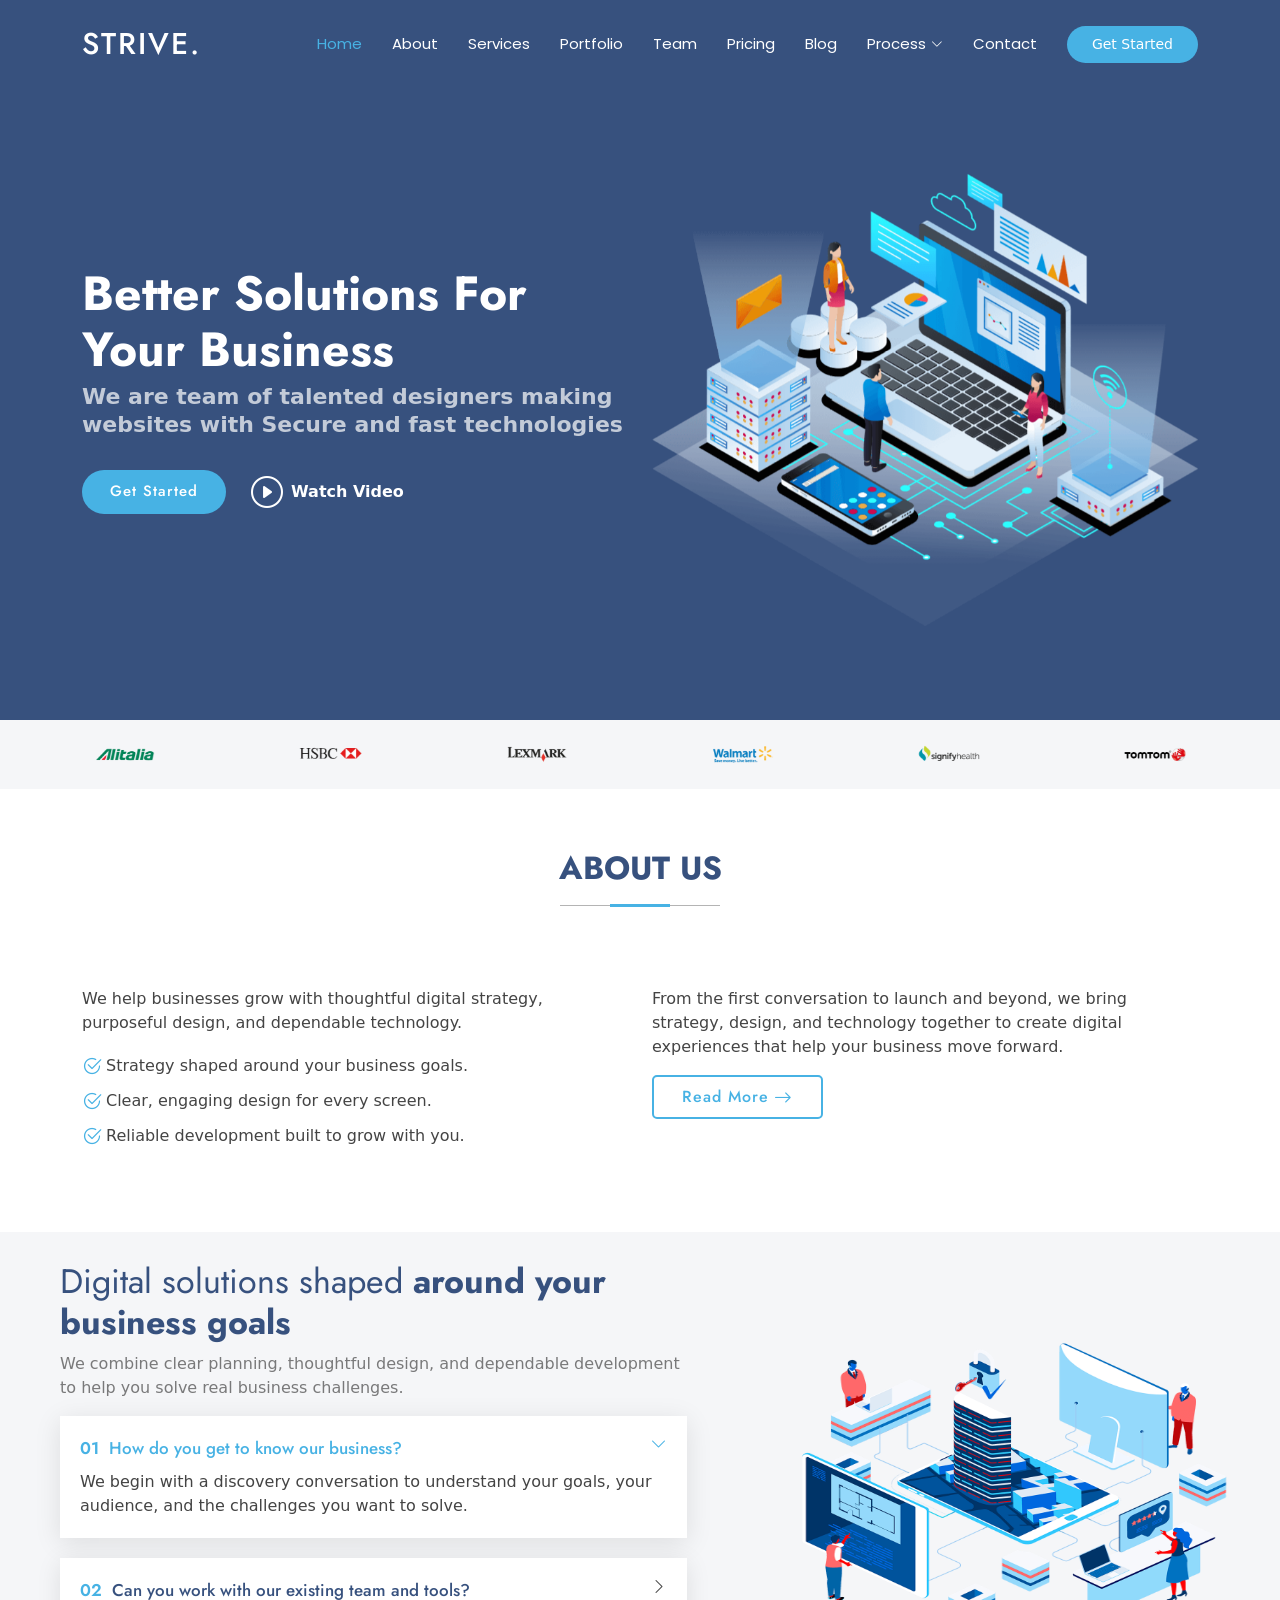
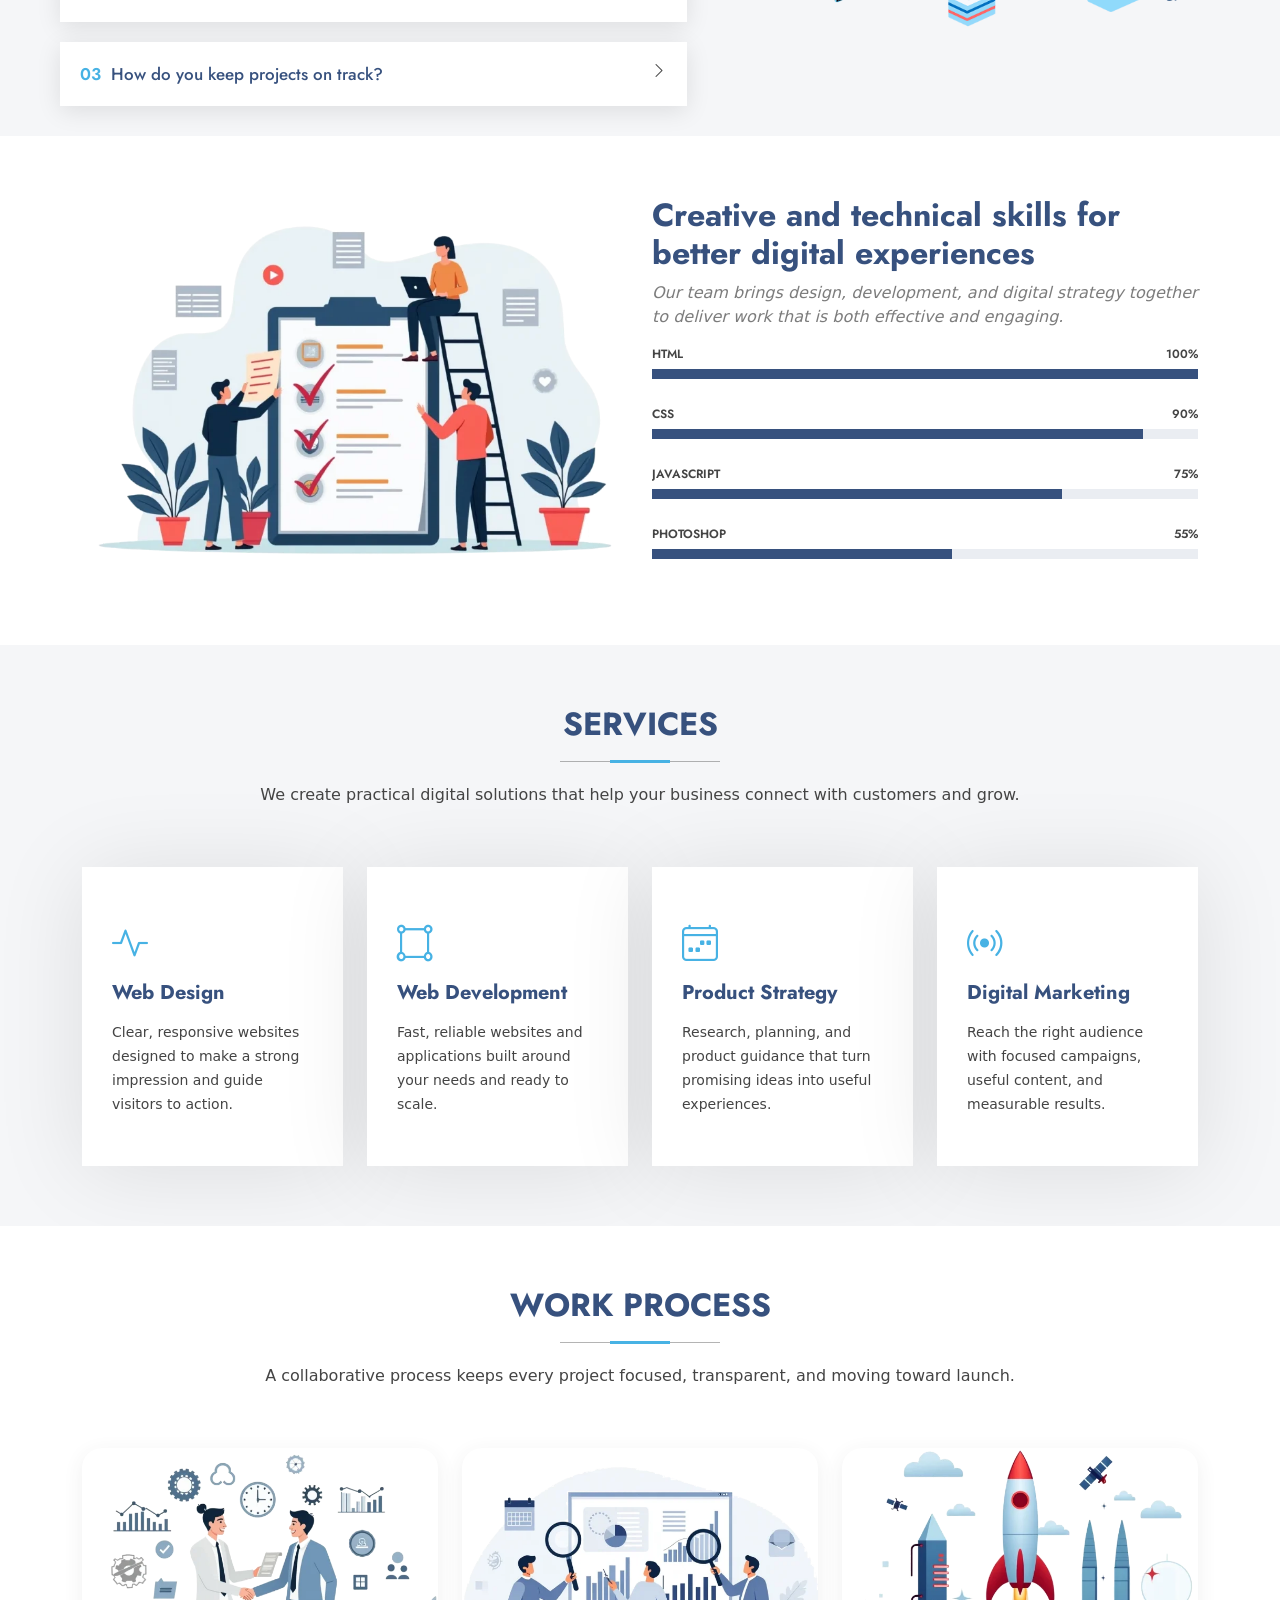
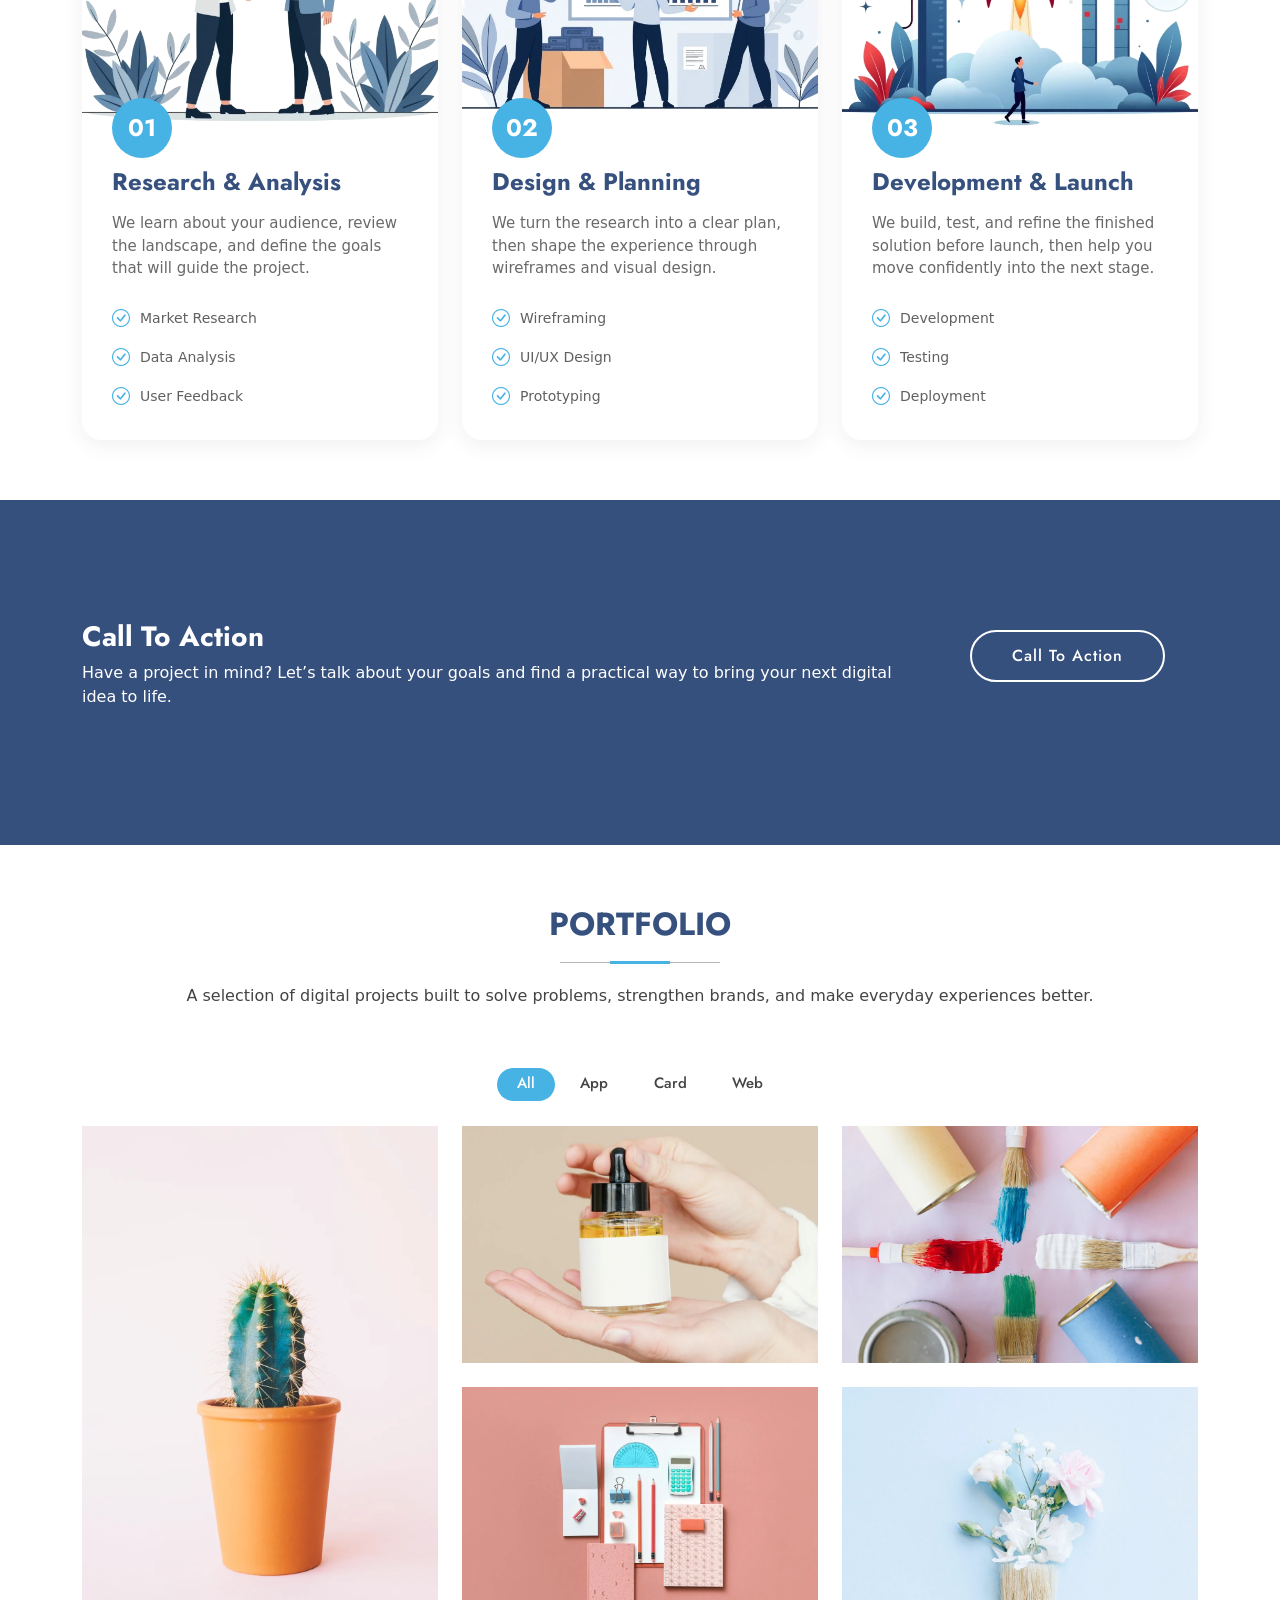
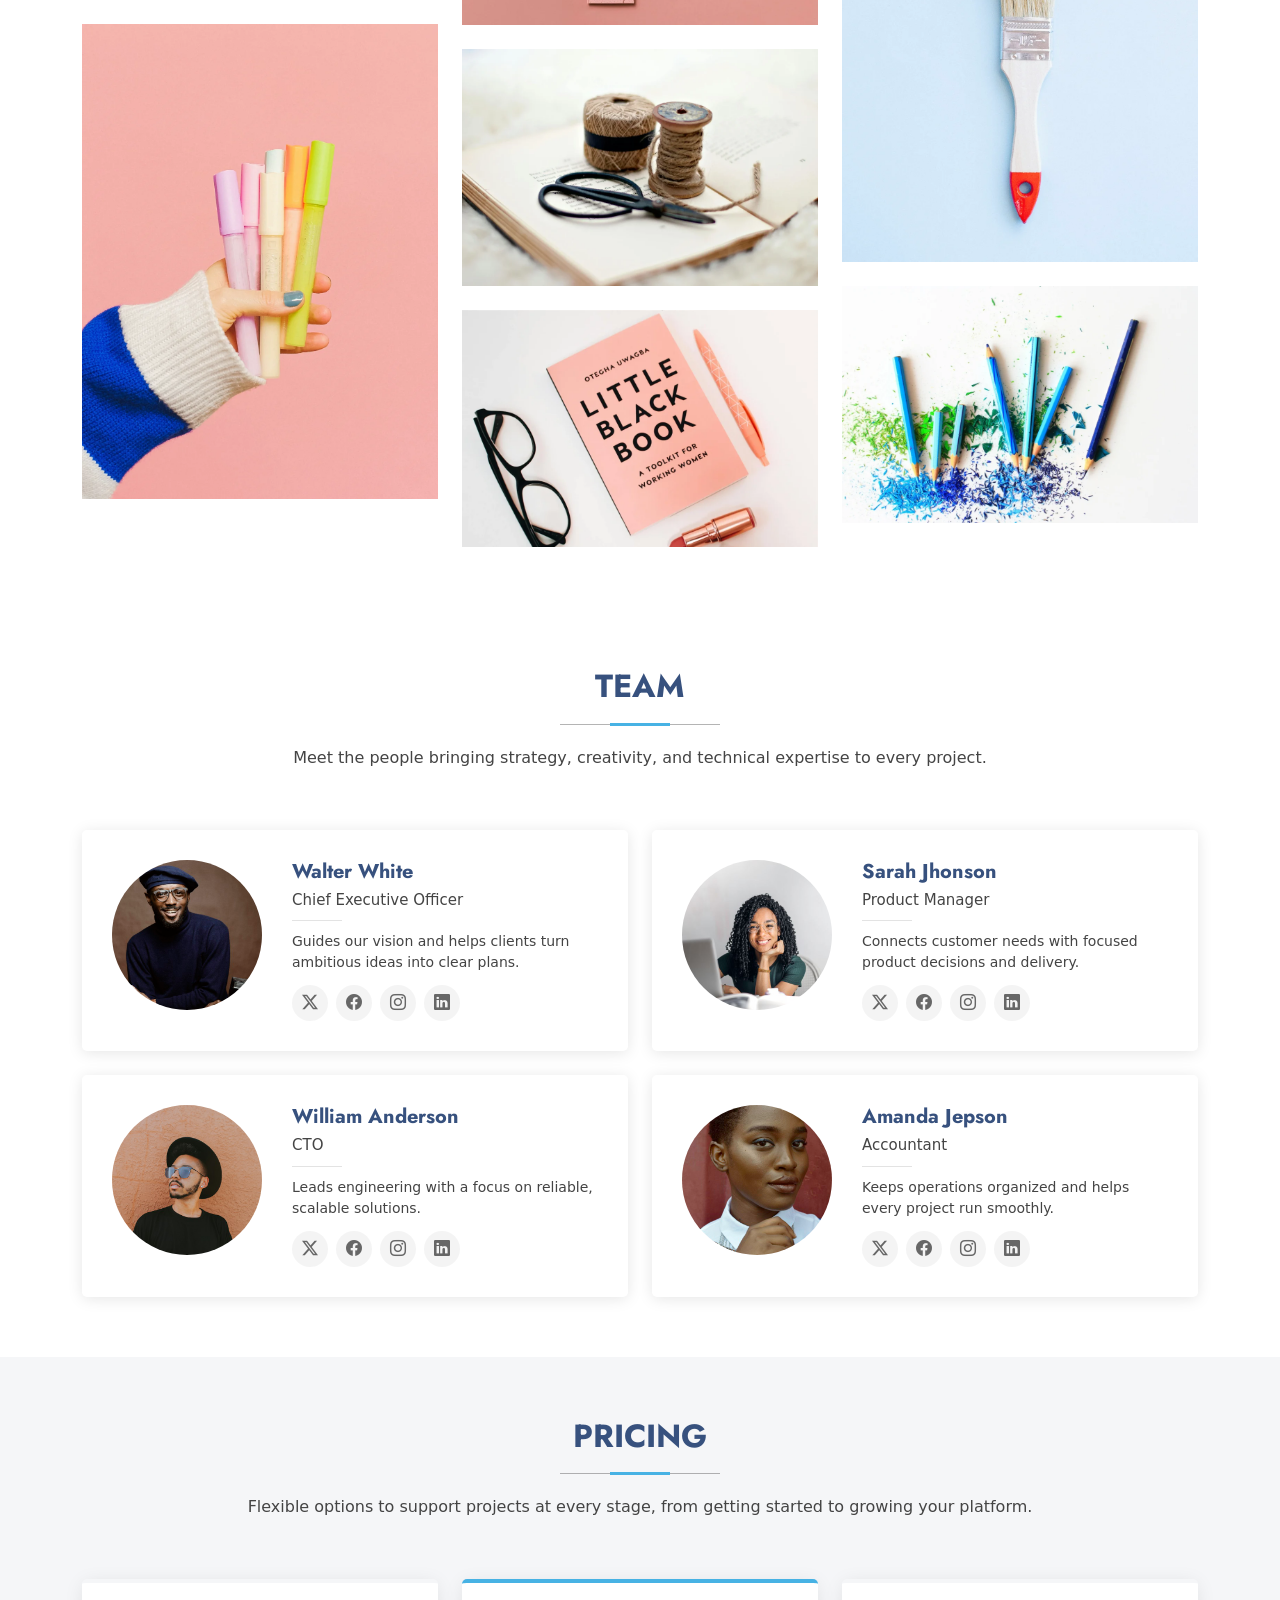
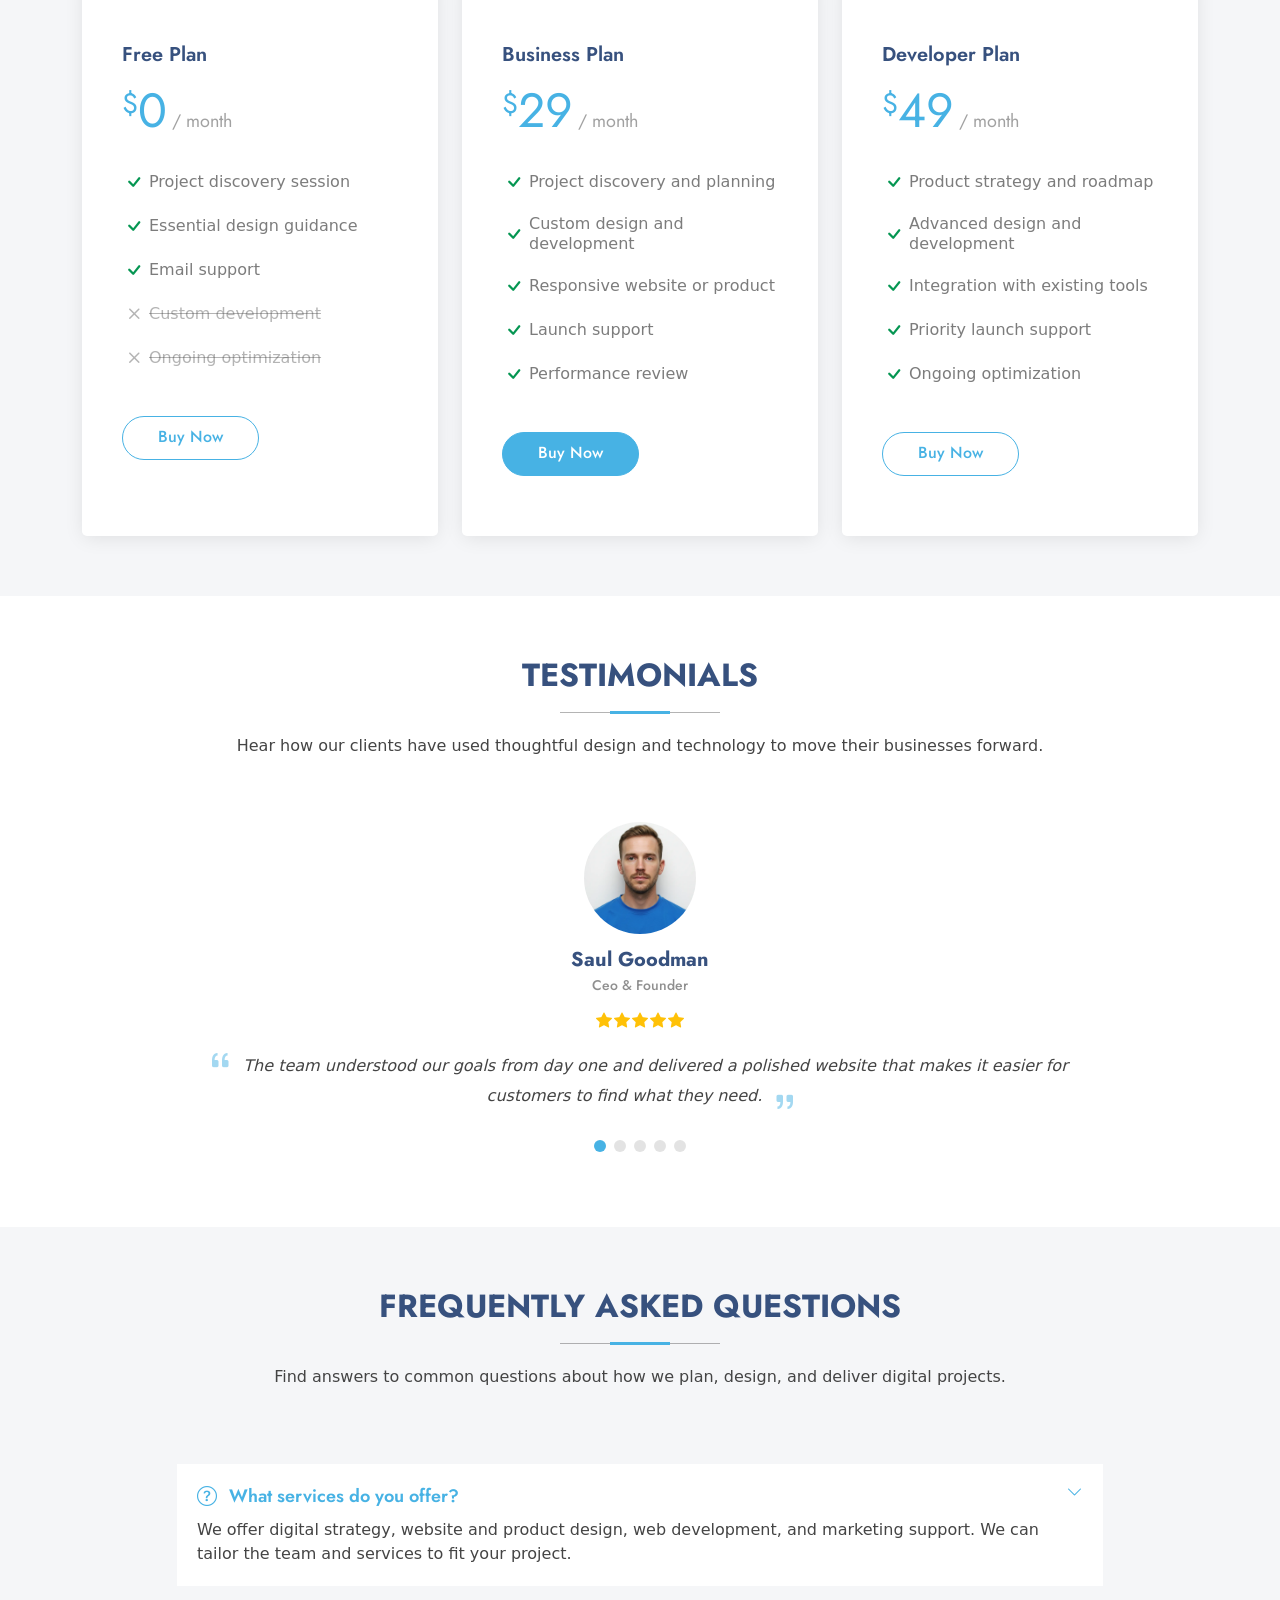
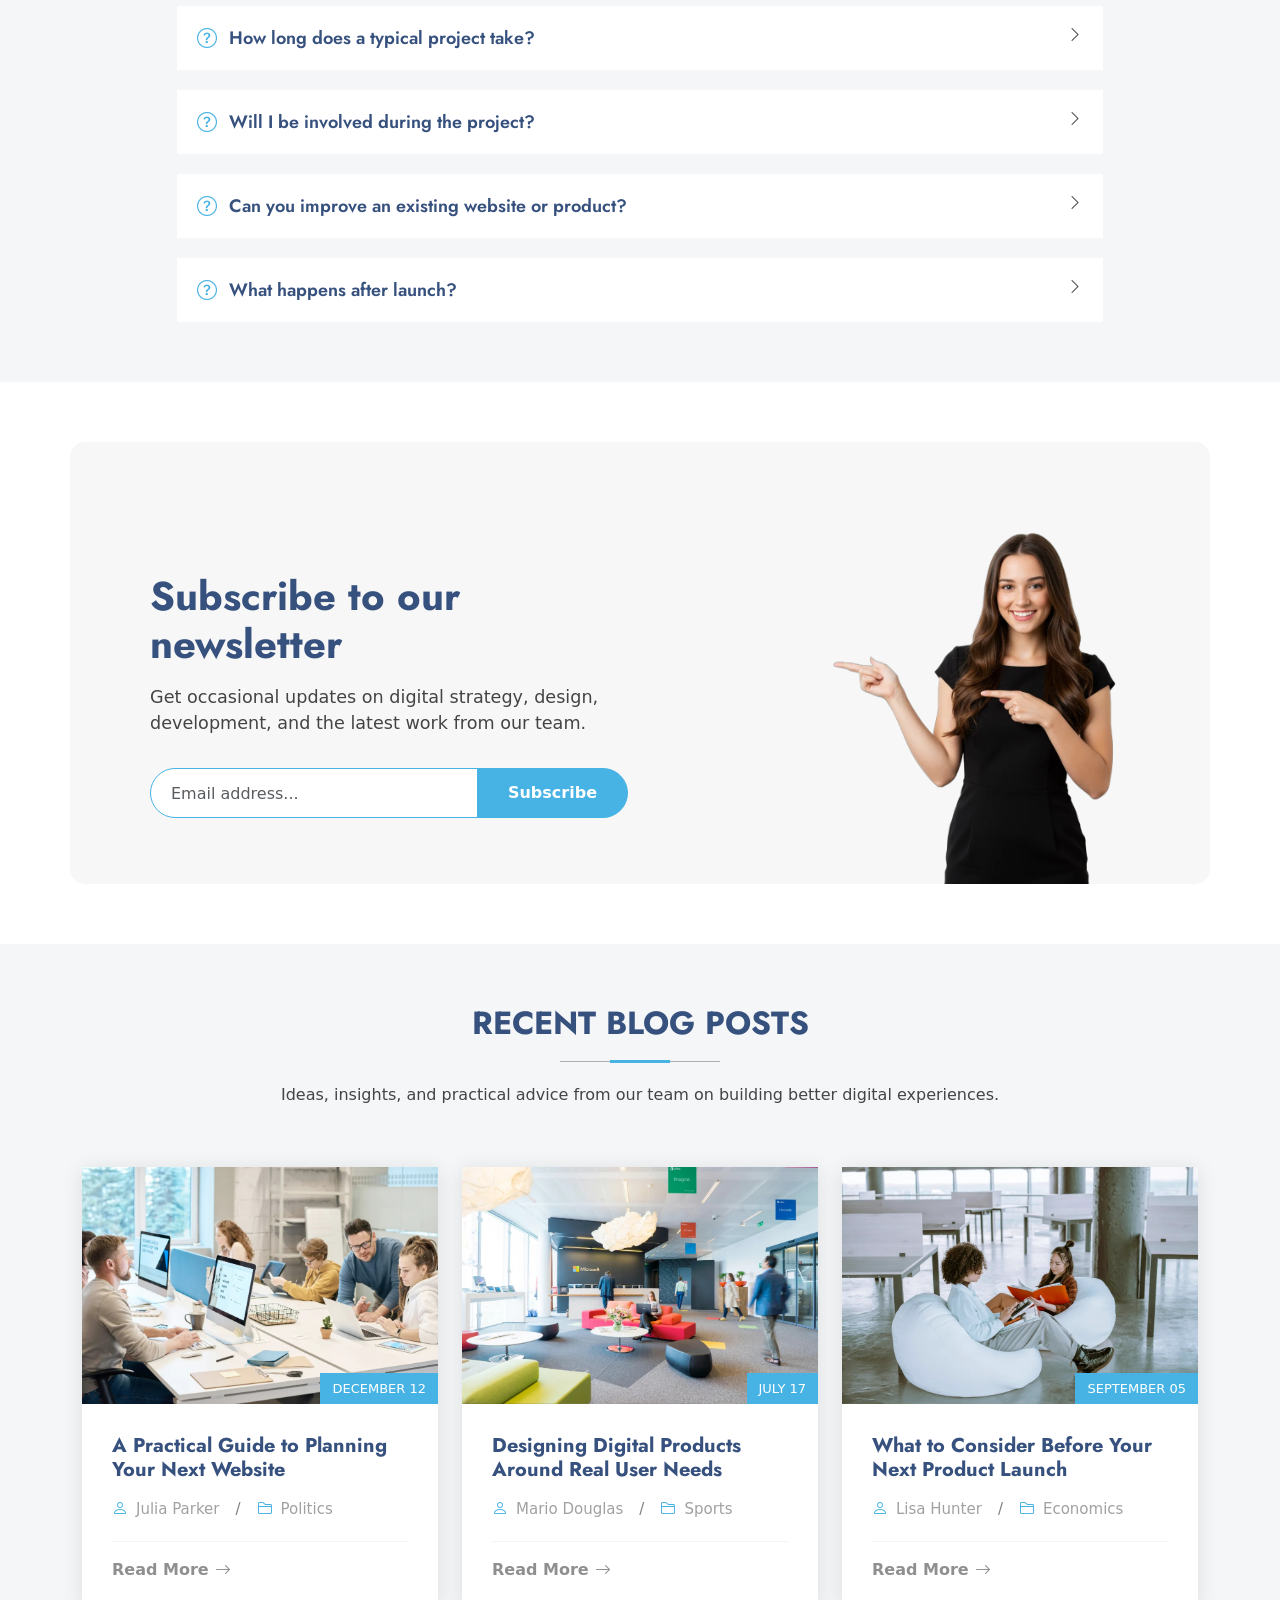
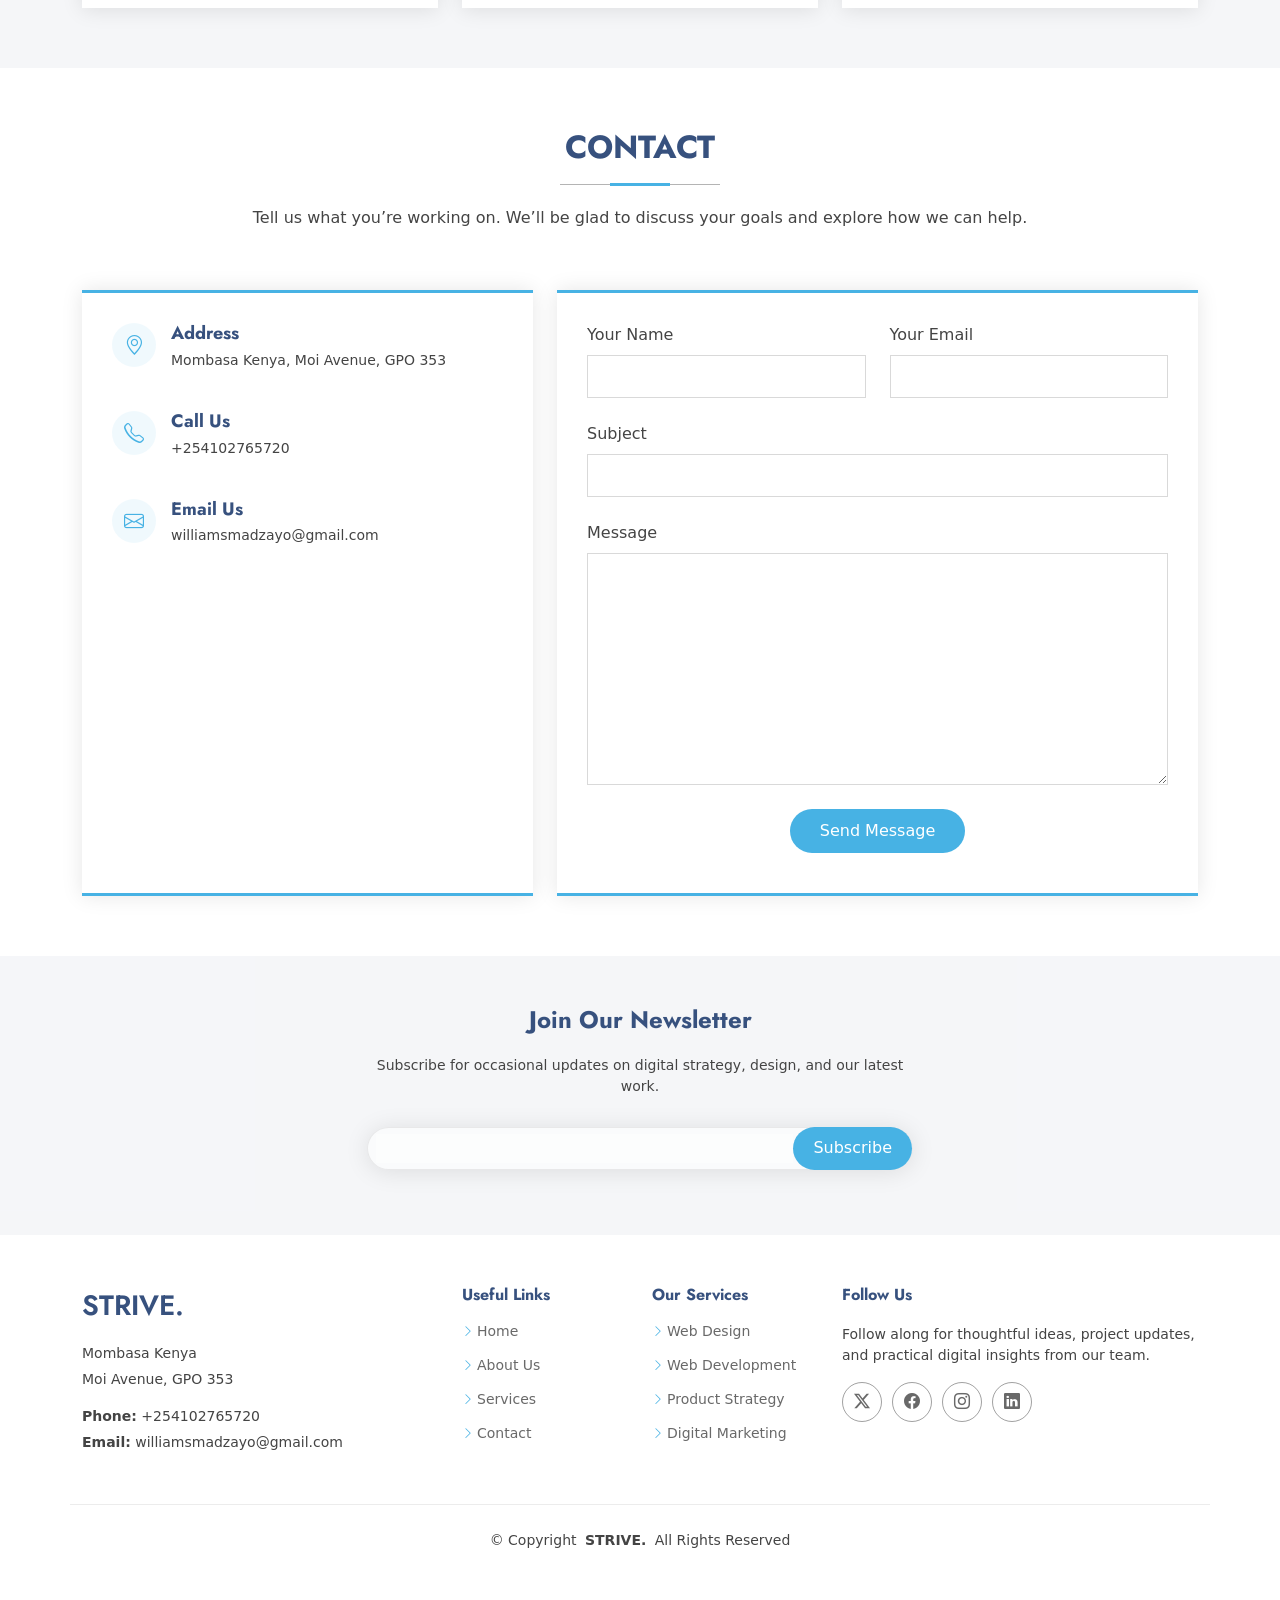
<file: index.html>
<!DOCTYPE html>
<html lang="en">

<head>
  <meta charset="utf-8">
  <meta content="width=device-width, initial-scale=1.0" name="viewport">
  <title>Index - Arsha Bootstrap Template</title>
  <meta name="description" content="">
  <meta name="keywords" content="">

  <link href="assets/img/favicon.svg" rel="icon" type="image/svg+xml">

  <!-- Fonts -->
  <link href="https://fonts.googleapis.com" rel="preconnect">
  <link href="https://fonts.gstatic.com" rel="preconnect" crossorigin>
  <link href="https://fonts.googleapis.com/css2?family=Jost:wght@400;500;600;700;800&family=Poppins:wght@400;500&display=swap" rel="stylesheet">

  <!-- Vendor CSS Files -->
  <link href="assets/vendor/bootstrap/css/bootstrap.min.css" rel="stylesheet">
  <link href="assets/vendor/bootstrap-icons/bootstrap-icons.css" rel="stylesheet">
  <link href="assets/vendor/aos/aos.css" rel="stylesheet">
  <link href="assets/vendor/glightbox/css/glightbox.min.css" rel="stylesheet">
  <link href="assets/vendor/swiper/swiper-bundle.min.css" rel="stylesheet">

  <!-- Main CSS File -->
  <link href="assets/css/main.css" rel="stylesheet">

  <!-- =======================================================
  * Template Name: Arsha
  * Template URL: https://bootstrapmade.com/arsha-free-bootstrap-html-template-corporate/
  * Updated: Feb 22 2025 with Bootstrap v5.3.3
  * Author: BootstrapMade.com
  * License: https://bootstrapmade.com/license/
  ======================================================== -->
</head>

<body class="index-page">

  <header id="header" class="header d-flex align-items-center fixed-top">
    <div class="container-fluid container-xl position-relative d-flex align-items-center">

      <a href="index.html" class="logo d-flex align-items-center me-auto">
        <!-- Uncomment the line below if you also wish to use an image logo -->
        <!-- <img src="assets/img/logo.webp" alt=""> -->
        <h1 class="sitename">Strive.</h1>
      </a>

      <nav id="navmenu" class="navmenu">
        <ul>
          <li><a href="#hero" class="active">Home</a></li>
          <li><a href="#about">About</a></li>
          <li><a href="#services">Services</a></li>
          <li><a href="#portfolio">Portfolio</a></li>
          <li><a href="#team">Team</a></li>
          <li><a href="#pricing">Pricing</a></li>
          <li><a href="blog.html">Blog</a></li>
          <li class="dropdown"><a href="process.html"><span>Process</span> <i class="bi bi-chevron-down toggle-dropdown"></i></a>
            <ul>
              <li><a href="process.html#research-analysis">Research & Analysis</a></li>
              <!-- <li class="dropdown"><a href="#"><span>Deep Dropdown</span> <i class="bi bi-chevron-down toggle-dropdown"></i></a>
                <ul>
                  <li><a href="#">Deep Dropdown 1</a></li>
                  <li><a href="#">Deep Dropdown 2</a></li>
                  <li><a href="#">Deep Dropdown 3</a></li>
                  <li><a href="#">Deep Dropdown 4</a></li>
                  <li><a href="#">Deep Dropdown 5</a></li>
                </ul>
              </li> -->
              <li><a href="process.html#design-planning">Design & Planning</a></li>
              <li><a href="process.html#development-launch">Development & Launch</a></li>
            </ul>
          </li>
          <li><a href="#contact">Contact</a></li>
        </ul>
        <i class="mobile-nav-toggle d-xl-none bi bi-list"></i>
      </nav>

      <a class="btn-getstarted" href="#contact">Get Started</a>

    </div>
  </header>

  <main class="main">

    <!-- Hero Section -->
    <section id="hero" class="hero section dark-background">

      <div class="container">
        <div class="row gy-4">
          <div class="col-lg-6 order-2 order-lg-1 d-flex flex-column justify-content-center" data-aos="zoom-out">
            <h1>Better Solutions For Your Business</h1>
            <p>We are team of talented designers making websites with Secure and fast technologies</p>
            <div class="d-flex">
              <a href="#about" class="btn-get-started">Get Started</a>
              <a href="https://www.youtube.com/watch?v=Y7f98aduVJ8" class="glightbox btn-watch-video d-flex align-items-center"><i class="bi bi-play-circle"></i><span>Watch Video</span></a>
            </div>
          </div>
          <div class="col-lg-6 order-1 order-lg-2 hero-img" data-aos="zoom-out" data-aos-delay="200">
            <img src="assets/img/hero-img.png" class="img-fluid animated" alt="" width="780" height="646" fetchpriority="high">
          </div>
        </div>
      </div>

    </section><!-- /Hero Section -->

    <!-- Clients Section -->
    <section id="clients" class="clients section light-background">

      <div class="container" data-aos="zoom-in">

        <div class="swiper init-swiper">
          <script type="application/json" class="swiper-config">
            {
              "loop": true,
              "speed": 600,
              "autoplay": {
                "delay": 5000
              },
              "slidesPerView": "auto",
              "pagination": {
                "el": ".swiper-pagination",
                "type": "bullets",
                "clickable": true
              },
              "breakpoints": {
                "320": {
                  "slidesPerView": 2,
                  "spaceBetween": 40
                },
                "480": {
                  "slidesPerView": 3,
                  "spaceBetween": 60
                },
                "640": {
                  "slidesPerView": 4,
                  "spaceBetween": 80
                },
                "992": {
                  "slidesPerView": 5,
                  "spaceBetween": 120
                },
                "1200": {
                  "slidesPerView": 6,
                  "spaceBetween": 120
                }
              }
            }
          </script>
          <div class="swiper-wrapper align-items-center">
            <div class="swiper-slide"><img src="assets/img/clients/clients-1.webp" class="img-fluid" alt="" width="400" height="150"></div>
            <div class="swiper-slide"><img src="assets/img/clients/clients-2.webp" class="img-fluid" alt="" width="400" height="150"></div>
            <div class="swiper-slide"><img src="assets/img/clients/clients-3.webp" class="img-fluid" alt="" width="400" height="150"></div>
            <div class="swiper-slide"><img src="assets/img/clients/clients-4.webp" class="img-fluid" alt="" width="400" height="150"></div>
            <div class="swiper-slide"><img src="assets/img/clients/clients-5.webp" class="img-fluid" alt="" width="400" height="150"></div>
            <div class="swiper-slide"><img src="assets/img/clients/clients-6.webp" class="img-fluid" alt="" width="400" height="150"></div>
            <div class="swiper-slide"><img src="assets/img/clients/clients-7.webp" class="img-fluid" alt="" width="400" height="150"></div>
            <div class="swiper-slide"><img src="assets/img/clients/clients-8.webp" class="img-fluid" alt="" width="400" height="150"></div>
          </div>
        </div>

      </div>

    </section><!-- /Clients Section -->

    <!-- About Section -->
    <section id="about" class="about section">

      <!-- Section Title -->
      <div class="container section-title" data-aos="fade-up">
        <h2>About Us</h2>
      </div><!-- End Section Title -->

      <div class="container">

        <div class="row gy-4">

          <div class="col-lg-6 content" data-aos="fade-up" data-aos-delay="100">
            <p>
              We help businesses grow with thoughtful digital strategy, purposeful design, and dependable technology.
            </p>
            <ul>
              <li><i class="bi bi-check2-circle"></i> <span>Strategy shaped around your business goals.</span></li>
              <li><i class="bi bi-check2-circle"></i> <span>Clear, engaging design for every screen.</span></li>
              <li><i class="bi bi-check2-circle"></i> <span>Reliable development built to grow with you.</span></li>
            </ul>
          </div>

          <div class="col-lg-6" data-aos="fade-up" data-aos-delay="200">
            <p>From the first conversation to launch and beyond, we bring strategy, design, and technology together to create digital experiences that help your business move forward.</p>
            <a href="#" class="read-more"><span>Read More</span><i class="bi bi-arrow-right"></i></a>
          </div>

        </div>

      </div>

    </section>
    <!-- /About Section -->

    <!-- Why Us Section -->
    <section id="why-us" class="section why-us light-background" data-builder="section">

      <div class="container-fluid">

        <div class="row gy-4">

          <div class="col-lg-7 d-flex flex-column justify-content-center order-2 order-lg-1">

            <div class="content px-xl-5" data-aos="fade-up" data-aos-delay="100">
              <h3><span>Digital solutions shaped </span><strong>around your business goals</strong></h3>
              <p>
                We combine clear planning, thoughtful design, and dependable development to help you solve real business challenges.
              </p>
            </div>

            <div class="faq-container px-xl-5" data-aos="fade-up" data-aos-delay="200">

              <div class="faq-item faq-active">

                <h3><span>01</span> How do you get to know our business?</h3>
                <div class="faq-content">
                  <p>We begin with a discovery conversation to understand your goals, your audience, and the challenges you want to solve.</p>
                </div>
                <i class="faq-toggle bi bi-chevron-right"></i>
              </div><!-- End Faq item-->

              <div class="faq-item">
                <h3><span>02</span> Can you work with our existing team and tools?</h3>
                <div class="faq-content">
                  <p>Yes. We collaborate with your team and build on the tools and systems that already support your work whenever it makes sense.</p>
                </div>
                <i class="faq-toggle bi bi-chevron-right"></i>
              </div><!-- End Faq item-->

              <div class="faq-item">
                <h3><span>03</span> How do you keep projects on track?</h3>
                <div class="faq-content">
                  <p>We agree on milestones, share regular progress updates, and invite your feedback at key stages so there are no surprises.</p>
                </div>
                <i class="faq-toggle bi bi-chevron-right"></i>
              </div><!-- End Faq item-->

            </div>

          </div>

          <div class="col-lg-5 order-1 order-lg-2 why-us-img">
            <img src="assets/img/why-us.png" class="img-fluid" alt="" width="1200" height="900" loading="lazy" decoding="async" data-aos="zoom-in" data-aos-delay="100">
          </div>
        </div>

      </div>

    </section><!-- /Why Us Section -->

    <!-- Skills Section -->
    <section id="skills" class="skills section">

      <div class="container" data-aos="fade-up" data-aos-delay="100">

        <div class="row">

          <div class="col-lg-6 d-flex align-items-center">
            <img src="assets/img/illustration/illustration-10.webp" class="img-fluid" alt="" width="800" height="533" loading="lazy" decoding="async">
          </div>

          <div class="col-lg-6 pt-4 pt-lg-0 content">

            <h3>Creative and technical skills for better digital experiences</h3>
            <p class="fst-italic">
              Our team brings design, development, and digital strategy together to deliver work that is both effective and engaging.
            </p>

            <div class="skills-content skills-animation">

              <div class="progress">
                <span class="skill"><span>HTML</span> <i class="val">100%</i></span>
                <div class="progress-bar-wrap">
                  <div class="progress-bar" role="progressbar" aria-valuenow="100" aria-valuemin="0" aria-valuemax="100"></div>
                </div>
              </div><!-- End Skills Item -->

              <div class="progress">
                <span class="skill"><span>CSS</span> <i class="val">90%</i></span>
                <div class="progress-bar-wrap">
                  <div class="progress-bar" role="progressbar" aria-valuenow="90" aria-valuemin="0" aria-valuemax="100"></div>
                </div>
              </div><!-- End Skills Item -->

              <div class="progress">
                <span class="skill"><span>JavaScript</span> <i class="val">75%</i></span>
                <div class="progress-bar-wrap">
                  <div class="progress-bar" role="progressbar" aria-valuenow="75" aria-valuemin="0" aria-valuemax="100"></div>
                </div>
              </div><!-- End Skills Item -->

              <div class="progress">
                <span class="skill"><span>Photoshop</span> <i class="val">55%</i></span>
                <div class="progress-bar-wrap">
                  <div class="progress-bar" role="progressbar" aria-valuenow="55" aria-valuemin="0" aria-valuemax="100"></div>
                </div>
              </div><!-- End Skills Item -->

            </div>

          </div>
        </div>

      </div>

    </section><!-- /Skills Section -->

    <!-- Services Section -->
    <section id="services" class="services section light-background">

      <!-- Section Title -->
      <div class="container section-title" data-aos="fade-up">
        <h2>Services</h2>
        <p>We create practical digital solutions that help your business connect with customers and grow.</p>
      </div><!-- End Section Title -->

      <div class="container">

        <div class="row gy-4">

          <div class="col-xl-3 col-md-6 d-flex" data-aos="fade-up" data-aos-delay="100">
            <div class="service-item position-relative">
              <div class="icon"><i class="bi bi-activity icon"></i></div>
              <h4><a href="" class="stretched-link">Web Design</a></h4>
              <p>Clear, responsive websites designed to make a strong impression and guide visitors to action.</p>
            </div>
          </div><!-- End Service Item -->

          <div class="col-xl-3 col-md-6 d-flex" data-aos="fade-up" data-aos-delay="200">
            <div class="service-item position-relative">
              <div class="icon"><i class="bi bi-bounding-box-circles icon"></i></div>
              <h4><a href="" class="stretched-link">Web Development</a></h4>
              <p>Fast, reliable websites and applications built around your needs and ready to scale.</p>
            </div>
          </div><!-- End Service Item -->

          <div class="col-xl-3 col-md-6 d-flex" data-aos="fade-up" data-aos-delay="300">
            <div class="service-item position-relative">
              <div class="icon"><i class="bi bi-calendar4-week icon"></i></div>
              <h4><a href="" class="stretched-link">Product Strategy</a></h4>
              <p>Research, planning, and product guidance that turn promising ideas into useful experiences.</p>
            </div>
          </div><!-- End Service Item -->

          <div class="col-xl-3 col-md-6 d-flex" data-aos="fade-up" data-aos-delay="400">
            <div class="service-item position-relative">
              <div class="icon"><i class="bi bi-broadcast icon"></i></div>
              <h4><a href="" class="stretched-link">Digital Marketing</a></h4>
              <p>Reach the right audience with focused campaigns, useful content, and measurable results.</p>
            </div>
          </div><!-- End Service Item -->

        </div>

      </div>

    </section><!-- /Services Section -->

    <!-- Work Process Section -->
    <section id="work-process" class="work-process section">

      <!-- Section Title -->
      <div class="container section-title" data-aos="fade-up">
        <h2>Work Process</h2>
        <p>A collaborative process keeps every project focused, transparent, and moving toward launch.</p>
      </div><!-- End Section Title -->

      <div class="container" data-aos="fade-up" data-aos-delay="100">

        <div class="row gy-5">

          <div class="col-lg-4" data-aos="fade-up" data-aos-delay="200">
            <div class="steps-item">
              <div class="steps-image">
                <img src="assets/img/steps/steps-1.webp" alt="Step 1" class="img-fluid" width="800" height="533" loading="lazy" decoding="async">
              </div>
              <div class="steps-content">
                <div class="steps-number">01</div>
                <h3>Research &amp; Analysis</h3>
                <p>We learn about your audience, review the landscape, and define the goals that will guide the project.</p>
                <div class="steps-features">
                  <div class="feature-item">
                    <i class="bi bi-check-circle"></i>
                    <span>Market Research</span>
                  </div>
                  <div class="feature-item">
                    <i class="bi bi-check-circle"></i>
                    <span>Data Analysis</span>
                  </div>
                  <div class="feature-item">
                    <i class="bi bi-check-circle"></i>
                    <span>User Feedback</span>
                  </div>
                </div>
              </div>
            </div><!-- End Steps Item -->
          </div>

          <div class="col-lg-4" data-aos="fade-up" data-aos-delay="300">
            <div class="steps-item">
              <div class="steps-image">
                <img src="assets/img/steps/steps-2.webp" alt="Step 2" class="img-fluid" width="800" height="533" loading="lazy" decoding="async">
              </div>
              <div class="steps-content">
                <div class="steps-number">02</div>
                <h3>Design &amp; Planning</h3>
                <p>We turn the research into a clear plan, then shape the experience through wireframes and visual design.</p>
                <div class="steps-features">
                  <div class="feature-item">
                    <i class="bi bi-check-circle"></i>
                    <span>Wireframing</span>
                  </div>
                  <div class="feature-item">
                    <i class="bi bi-check-circle"></i>
                    <span>UI/UX Design</span>
                  </div>
                  <div class="feature-item">
                    <i class="bi bi-check-circle"></i>
                    <span>Prototyping</span>
                  </div>
                </div>
              </div>
            </div><!-- End Steps Item -->
          </div>

          <div class="col-lg-4" data-aos="fade-up" data-aos-delay="400">
            <div class="steps-item">
              <div class="steps-image">
                <img src="assets/img/steps/steps-3.webp" alt="Step 3" class="img-fluid" width="800" height="533" loading="lazy" decoding="async">
              </div>
              <div class="steps-content">
                <div class="steps-number">03</div>
                <h3>Development &amp; Launch</h3>
                <p>We build, test, and refine the finished solution before launch, then help you move confidently into the next stage.</p>
                <div class="steps-features">
                  <div class="feature-item">
                    <i class="bi bi-check-circle"></i>
                    <span>Development</span>
                  </div>
                  <div class="feature-item">
                    <i class="bi bi-check-circle"></i>
                    <span>Testing</span>
                  </div>
                  <div class="feature-item">
                    <i class="bi bi-check-circle"></i>
                    <span>Deployment</span>
                  </div>
                </div>
              </div>
            </div><!-- End Steps Item -->
          </div>

        </div>

      </div>

    </section><!-- /Work Process Section -->

    <!-- Call To Action Section -->
    <section id="call-to-action" class="call-to-action section dark-background">

      <img src="assets/img/bg/bg-8.webp" alt="" width="1920" height="1080" loading="lazy" decoding="async">

      <div class="container">

        <div class="row" data-aos="zoom-in" data-aos-delay="100">
          <div class="col-xl-9 text-center text-xl-start">
            <h3>Call To Action</h3>
            <p>Have a project in mind? Let’s talk about your goals and find a practical way to bring your next digital idea to life.</p>
          </div>
          <div class="col-xl-3 cta-btn-container text-center">
            <a class="cta-btn align-middle" href="#">Call To Action</a>
          </div>
        </div>

      </div>

    </section><!-- /Call To Action Section -->

    <!-- Portfolio Section -->
    <section id="portfolio" class="portfolio section">

      <!-- Section Title -->
      <div class="container section-title" data-aos="fade-up">
        <h2>Portfolio</h2>
        <p>A selection of digital projects built to solve problems, strengthen brands, and make everyday experiences better.</p>
      </div><!-- End Section Title -->

      <div class="container">

        <div class="isotope-layout" data-default-filter="*" data-layout="masonry" data-sort="original-order">

          <ul class="portfolio-filters isotope-filters" data-aos="fade-up" data-aos-delay="100">
            <li data-filter="*" class="filter-active">All</li>
            <li data-filter=".filter-app">App</li>
            <li data-filter=".filter-product">Card</li>
            <li data-filter=".filter-branding">Web</li>
          </ul><!-- End Portfolio Filters -->

          <div class="row gy-4 isotope-container" data-aos="fade-up" data-aos-delay="200">

            <div class="col-lg-4 col-md-6 portfolio-item isotope-item filter-app">
              <img src="assets/img/portfolio/portfolio-portrait-1.webp" class="img-fluid" alt="" width="1024" height="1365">
              <div class="portfolio-info">
                <h4>App 1</h4>
                <p>A mobile experience designed for everyday use.</p>
                <a href="assets/img/portfolio/portfolio-portrait-1.webp" title="App 1" data-gallery="portfolio-gallery-app" class="glightbox preview-link"><i class="bi bi-zoom-in"></i></a>
                <a href="portfolio-details.html" title="More Details" class="details-link"><i class="bi bi-link-45deg"></i></a>
              </div>
            </div><!-- End Portfolio Item -->

            <div class="col-lg-4 col-md-6 portfolio-item isotope-item filter-product">
              <img src="assets/img/portfolio/portfolio-1.webp" class="img-fluid" alt="" width="1024" height="683">
              <div class="portfolio-info">
                <h4>Product 1</h4>
                <p>A clear, intuitive product interface.</p>
                <a href="assets/img/portfolio/portfolio-1.webp" title="Product 1" data-gallery="portfolio-gallery-product" class="glightbox preview-link"><i class="bi bi-zoom-in"></i></a>
                <a href="portfolio-details.html" title="More Details" class="details-link"><i class="bi bi-link-45deg"></i></a>
              </div>
            </div><!-- End Portfolio Item -->

            <div class="col-lg-4 col-md-6 portfolio-item isotope-item filter-branding">
              <img src="assets/img/portfolio/portfolio-3.webp" class="img-fluid" alt="" width="1024" height="683">
              <div class="portfolio-info">
                <h4>Branding 1</h4>
                <p>A distinctive visual identity for a growing brand.</p>
                <a href="assets/img/portfolio/portfolio-3.webp" title="Branding 1" data-gallery="portfolio-gallery-branding" class="glightbox preview-link"><i class="bi bi-zoom-in"></i></a>
                <a href="portfolio-details.html" title="More Details" class="details-link"><i class="bi bi-link-45deg"></i></a>
              </div>
            </div><!-- End Portfolio Item -->

            <div class="col-lg-4 col-md-6 portfolio-item isotope-item filter-app">
              <img src="assets/img/portfolio/portfolio-4.webp" class="img-fluid" alt="" width="1024" height="683">
              <div class="portfolio-info">
                <h4>App 2</h4>
                <p>A streamlined app experience for customers.</p>
                <a href="assets/img/portfolio/portfolio-4.webp" title="App 2" data-gallery="portfolio-gallery-app" class="glightbox preview-link"><i class="bi bi-zoom-in"></i></a>
                <a href="portfolio-details.html" title="More Details" class="details-link"><i class="bi bi-link-45deg"></i></a>
              </div>
            </div><!-- End Portfolio Item -->

            <div class="col-lg-4 col-md-6 portfolio-item isotope-item filter-product">
              <img src="assets/img/portfolio/portfolio-portrait-2.webp" class="img-fluid" alt="" width="1024" height="1365">
              <div class="portfolio-info">
                <h4>Product 2</h4>
                <p>A product design focused on clarity and ease.</p>
                <a href="assets/img/portfolio/portfolio-portrait-2.webp" title="Product 2" data-gallery="portfolio-gallery-product" class="glightbox preview-link"><i class="bi bi-zoom-in"></i></a>
                <a href="portfolio-details.html" title="More Details" class="details-link"><i class="bi bi-link-45deg"></i></a>
              </div>
            </div><!-- End Portfolio Item -->

            <div class="col-lg-4 col-md-6 portfolio-item isotope-item filter-branding">
              <img src="assets/img/portfolio/portfolio-portrait-3.webp" class="img-fluid" alt="" width="1024" height="1365">
              <div class="portfolio-info">
                <h4>Branding 2</h4>
                <p>A cohesive brand system across digital channels.</p>
                <a href="assets/img/portfolio/portfolio-portrait-3.webp" title="Branding 2" data-gallery="portfolio-gallery-branding" class="glightbox preview-link"><i class="bi bi-zoom-in"></i></a>
                <a href="portfolio-details.html" title="More Details" class="details-link"><i class="bi bi-link-45deg"></i></a>
              </div>
            </div><!-- End Portfolio Item -->

            <div class="col-lg-4 col-md-6 portfolio-item isotope-item filter-app">
              <img src="assets/img/portfolio/portfolio-7.webp" class="img-fluid" alt="" width="1024" height="683">
              <div class="portfolio-info">
                <h4>App 3</h4>
                <p>A useful app experience shaped around its users.</p>
                <a href="assets/img/portfolio/portfolio-7.webp" title="App 3" data-gallery="portfolio-gallery-app" class="glightbox preview-link"><i class="bi bi-zoom-in"></i></a>
                <a href="portfolio-details.html" title="More Details" class="details-link"><i class="bi bi-link-45deg"></i></a>
              </div>
            </div><!-- End Portfolio Item -->

            <div class="col-lg-4 col-md-6 portfolio-item isotope-item filter-product">
              <img src="assets/img/portfolio/portfolio-8.webp" class="img-fluid" alt="" width="1024" height="683">
              <div class="portfolio-info">
                <h4>Product 3</h4>
                <p>A thoughtful product interface for daily work.</p>
                <a href="assets/img/portfolio/portfolio-8.webp" title="Product 3" data-gallery="portfolio-gallery-product" class="glightbox preview-link"><i class="bi bi-zoom-in"></i></a>
                <a href="portfolio-details.html" title="More Details" class="details-link"><i class="bi bi-link-45deg"></i></a>
              </div>
            </div><!-- End Portfolio Item -->

            <div class="col-lg-4 col-md-6 portfolio-item isotope-item filter-branding">
              <img src="assets/img/portfolio/portfolio-9.webp" class="img-fluid" alt="" width="1024" height="683">
              <div class="portfolio-info">
                <h4>Branding 3</h4>
                <p>A fresh identity designed to stand out.</p>
                <a href="assets/img/portfolio/portfolio-9.webp" title="Branding 2" data-gallery="portfolio-gallery-branding" class="glightbox preview-link"><i class="bi bi-zoom-in"></i></a>
                <a href="portfolio-details.html" title="More Details" class="details-link"><i class="bi bi-link-45deg"></i></a>
              </div>
            </div><!-- End Portfolio Item -->

          </div><!-- End Portfolio Container -->

        </div>

      </div>

    </section><!-- /Portfolio Section -->

    <!-- Team Section -->
    <section id="team" class="team section">

      <!-- Section Title -->
      <div class="container section-title" data-aos="fade-up">
        <h2>Team</h2>
        <p>Meet the people bringing strategy, creativity, and technical expertise to every project.</p>
      </div><!-- End Section Title -->

      <div class="container">

        <div class="row gy-4">

          <div class="col-lg-6" data-aos="fade-up" data-aos-delay="100">
            <div class="team-member d-flex align-items-start">
              <div class="pic"><img src="assets/img/person/team-ceo.webp" class="img-fluid" alt="" width="512" height="512" loading="lazy" decoding="async"></div>
              <div class="member-info">
                <h4>Walter White</h4>
                <span>Chief Executive Officer</span>
                <p>Guides our vision and helps clients turn ambitious ideas into clear plans.</p>
                <div class="social">
                  <a href=""><i class="bi bi-twitter-x"></i></a>
                  <a href=""><i class="bi bi-facebook"></i></a>
                  <a href=""><i class="bi bi-instagram"></i></a>
                  <a href=""> <i class="bi bi-linkedin"></i> </a>
                </div>
              </div>
            </div>
          </div><!-- End Team Member -->

          <div class="col-lg-6" data-aos="fade-up" data-aos-delay="200">
            <div class="team-member d-flex align-items-start">
              <div class="pic"><img src="assets/img/person/team-product-manager.jpg" class="img-fluid" alt="" width="512" height="512" loading="lazy" decoding="async"></div>
              <div class="member-info">
                <h4>Sarah Jhonson</h4>
                <span>Product Manager</span>
                <p>Connects customer needs with focused product decisions and delivery.</p>
                <div class="social">
                  <a href=""><i class="bi bi-twitter-x"></i></a>
                  <a href=""><i class="bi bi-facebook"></i></a>
                  <a href=""><i class="bi bi-instagram"></i></a>
                  <a href=""> <i class="bi bi-linkedin"></i> </a>
                </div>
              </div>
            </div>
          </div><!-- End Team Member -->

          <div class="col-lg-6" data-aos="fade-up" data-aos-delay="300">
            <div class="team-member d-flex align-items-start">
              <div class="pic"><img src="assets/img/person/team-cto.webp" class="img-fluid" alt="" width="512" height="512" loading="lazy" decoding="async"></div>
              <div class="member-info">
                <h4>William Anderson</h4>
                <span>CTO</span>
                <p>Leads engineering with a focus on reliable, scalable solutions.</p>
                <div class="social">
                  <a href=""><i class="bi bi-twitter-x"></i></a>
                  <a href=""><i class="bi bi-facebook"></i></a>
                  <a href=""><i class="bi bi-instagram"></i></a>
                  <a href=""> <i class="bi bi-linkedin"></i> </a>
                </div>
              </div>
            </div>
          </div><!-- End Team Member -->

          <div class="col-lg-6" data-aos="fade-up" data-aos-delay="400">
            <div class="team-member d-flex align-items-start">
              <div class="pic"><img src="assets/img/person/team-accountant.webp" class="img-fluid" alt="" width="512" height="512" loading="lazy" decoding="async"></div>
              <div class="member-info">
                <h4>Amanda Jepson</h4>
                <span>Accountant</span>
                <p>Keeps operations organized and helps every project run smoothly.</p>
                <div class="social">
                  <a href=""><i class="bi bi-twitter-x"></i></a>
                  <a href=""><i class="bi bi-facebook"></i></a>
                  <a href=""><i class="bi bi-instagram"></i></a>
                  <a href=""> <i class="bi bi-linkedin"></i> </a>
                </div>
              </div>
            </div>
          </div><!-- End Team Member -->

        </div>

      </div>

    </section><!-- /Team Section -->

    <!-- Pricing Section -->
    <section id="pricing" class="pricing section light-background">

      <!-- Section Title -->
      <div class="container section-title" data-aos="fade-up">
        <h2>Pricing</h2>
        <p>Flexible options to support projects at every stage, from getting started to growing your platform.</p>
      </div><!-- End Section Title -->

      <div class="container">

        <div class="row gy-4">

          <div class="col-lg-4" data-aos="zoom-in" data-aos-delay="100">
            <div class="pricing-item">
              <h3>Free Plan</h3>
              <h4><sup>$</sup>0<span> / month</span></h4>
              <ul>
                <li><i class="bi bi-check"></i> <span>Project discovery session</span></li>
                <li><i class="bi bi-check"></i> <span>Essential design guidance</span></li>
                <li><i class="bi bi-check"></i> <span>Email support</span></li>
                <li class="na"><i class="bi bi-x"></i> <span>Custom development</span></li>
                <li class="na"><i class="bi bi-x"></i> <span>Ongoing optimization</span></li>
              </ul>
              <a href="#" class="buy-btn">Buy Now</a>
            </div>
          </div><!-- End Pricing Item -->

          <div class="col-lg-4" data-aos="zoom-in" data-aos-delay="200">
            <div class="pricing-item featured">
              <h3>Business Plan</h3>
              <h4><sup>$</sup>29<span> / month</span></h4>
              <ul>
                <li><i class="bi bi-check"></i> <span>Project discovery and planning</span></li>
                <li><i class="bi bi-check"></i> <span>Custom design and development</span></li>
                <li><i class="bi bi-check"></i> <span>Responsive website or product</span></li>
                <li><i class="bi bi-check"></i> <span>Launch support</span></li>
                <li><i class="bi bi-check"></i> <span>Performance review</span></li>
              </ul>
              <a href="#" class="buy-btn">Buy Now</a>
            </div>
          </div><!-- End Pricing Item -->

          <div class="col-lg-4" data-aos="zoom-in" data-aos-delay="300">
            <div class="pricing-item">
              <h3>Developer Plan</h3>
              <h4><sup>$</sup>49<span> / month</span></h4>
              <ul>
                <li><i class="bi bi-check"></i> <span>Product strategy and roadmap</span></li>
                <li><i class="bi bi-check"></i> <span>Advanced design and development</span></li>
                <li><i class="bi bi-check"></i> <span>Integration with existing tools</span></li>
                <li><i class="bi bi-check"></i> <span>Priority launch support</span></li>
                <li><i class="bi bi-check"></i> <span>Ongoing optimization</span></li>
              </ul>
              <a href="#" class="buy-btn">Buy Now</a>
            </div>
          </div><!-- End Pricing Item -->

        </div>

      </div>

    </section><!-- /Pricing Section -->

    <!-- Testimonials Section -->
    <section id="testimonials" class="testimonials section">

      <!-- Section Title -->
      <div class="container section-title" data-aos="fade-up">
        <h2>Testimonials</h2>
        <p>Hear how our clients have used thoughtful design and technology to move their businesses forward.</p>
      </div><!-- End Section Title -->

      <div class="container" data-aos="fade-up" data-aos-delay="100">

        <div class="swiper init-swiper">
          <script type="application/json" class="swiper-config">
            {
              "loop": true,
              "speed": 600,
              "autoplay": {
                "delay": 5000
              },
              "slidesPerView": "auto",
              "pagination": {
                "el": ".swiper-pagination",
                "type": "bullets",
                "clickable": true
              }
            }
          </script>
          <div class="swiper-wrapper">

            <div class="swiper-slide">
              <div class="testimonial-item">
                <img src="assets/img/person/person-m-9.webp" class="testimonial-img" alt="" width="1024" height="1024" loading="lazy" decoding="async">
                <h3>Saul Goodman</h3>
                <h4>Ceo &amp; Founder</h4>
                <div class="stars">
                  <i class="bi bi-star-fill"></i><i class="bi bi-star-fill"></i><i class="bi bi-star-fill"></i><i class="bi bi-star-fill"></i><i class="bi bi-star-fill"></i>
                </div>
                <p>
                  <i class="bi bi-quote quote-icon-left"></i>
                  <span>The team understood our goals from day one and delivered a polished website that makes it easier for customers to find what they need.</span>
                  <i class="bi bi-quote quote-icon-right"></i>
                </p>
              </div>
            </div><!-- End testimonial item -->

            <div class="swiper-slide">
              <div class="testimonial-item">
                <img src="assets/img/person/person-f-5.webp" class="testimonial-img" alt="" width="1024" height="1024" loading="lazy" decoding="async">
                <h3>Sara Wilsson</h3>
                <h4>Designer</h4>
                <div class="stars">
                  <i class="bi bi-star-fill"></i><i class="bi bi-star-fill"></i><i class="bi bi-star-fill"></i><i class="bi bi-star-fill"></i><i class="bi bi-star-fill"></i>
                </div>
                <p>
                  <i class="bi bi-quote quote-icon-left"></i>
                  <span>Communication was clear throughout the project, and the final design feels true to our brand while working beautifully on every device.</span>
                  <i class="bi bi-quote quote-icon-right"></i>
                </p>
              </div>
            </div><!-- End testimonial item -->

            <div class="swiper-slide">
              <div class="testimonial-item">
                <img src="assets/img/person/person-f-12.webp" class="testimonial-img" alt="" width="1024" height="1024" loading="lazy" decoding="async">
                <h3>Jena Karlis</h3>
                <h4>Store Owner</h4>
                <div class="stars">
                  <i class="bi bi-star-fill"></i><i class="bi bi-star-fill"></i><i class="bi bi-star-fill"></i><i class="bi bi-star-fill"></i><i class="bi bi-star-fill"></i>
                </div>
                <p>
                  <i class="bi bi-quote quote-icon-left"></i>
                  <span>They helped us simplify a complicated product idea and create an experience our customers can use with confidence.</span>
                  <i class="bi bi-quote quote-icon-right"></i>
                </p>
              </div>
            </div><!-- End testimonial item -->

            <div class="swiper-slide">
              <div class="testimonial-item">
                <img src="assets/img/person/person-m-12.webp" class="testimonial-img" alt="" width="1024" height="1024" loading="lazy" decoding="async">
                <h3>Matt Brandon</h3>
                <h4>Freelancer</h4>
                <div class="stars">
                  <i class="bi bi-star-fill"></i><i class="bi bi-star-fill"></i><i class="bi bi-star-fill"></i><i class="bi bi-star-fill"></i><i class="bi bi-star-fill"></i>
                </div>
                <p>
                  <i class="bi bi-quote quote-icon-left"></i>
                  <span>The process felt collaborative and well organized. We launched on schedule and have a strong foundation for future growth.</span>
                  <i class="bi bi-quote quote-icon-right"></i>
                </p>
              </div>
            </div><!-- End testimonial item -->

            <div class="swiper-slide">
              <div class="testimonial-item">
                <img src="assets/img/person/person-m-13.webp" class="testimonial-img" alt="" width="1024" height="1024" loading="lazy" decoding="async">
                <h3>John Larson</h3>
                <h4>Entrepreneur</h4>
                <div class="stars">
                  <i class="bi bi-star-fill"></i><i class="bi bi-star-fill"></i><i class="bi bi-star-fill"></i><i class="bi bi-star-fill"></i><i class="bi bi-star-fill"></i>
                </div>
                <p>
                  <i class="bi bi-quote quote-icon-left"></i>
                  <span>From planning through launch, the team brought practical ideas, thoughtful design, and reliable support to every stage of our project.</span>
                  <i class="bi bi-quote quote-icon-right"></i>
                </p>
              </div>
            </div><!-- End testimonial item -->

          </div>
          <div class="swiper-pagination"></div>
        </div>

      </div>

    </section><!-- /Testimonials Section -->

    <!-- Faq 2 Section -->
    <section id="faq-2" class="faq-2 section light-background">

      <!-- Section Title -->
      <div class="container section-title" data-aos="fade-up">
        <h2>Frequently Asked Questions</h2>
        <p>Find answers to common questions about how we plan, design, and deliver digital projects.</p>
      </div><!-- End Section Title -->

      <div class="container">

        <div class="row justify-content-center">

          <div class="col-lg-10">

            <div class="faq-container">

              <div class="faq-item faq-active" data-aos="fade-up" data-aos-delay="200">
                <i class="faq-icon bi bi-question-circle"></i>
                <h3>What services do you offer?</h3>
                <div class="faq-content">
                  <p>We offer digital strategy, website and product design, web development, and marketing support. We can tailor the team and services to fit your project.</p>
                </div>
                <i class="faq-toggle bi bi-chevron-right"></i>
              </div><!-- End Faq item-->

              <div class="faq-item" data-aos="fade-up" data-aos-delay="300">
                <i class="faq-icon bi bi-question-circle"></i>
                <h3>How long does a typical project take?</h3>
                <div class="faq-content">
                  <p>Timelines depend on the project’s scope and complexity. After learning about your goals, we’ll share a clear schedule with milestones and review points.</p>
                </div>
                <i class="faq-toggle bi bi-chevron-right"></i>
              </div><!-- End Faq item-->

              <div class="faq-item" data-aos="fade-up" data-aos-delay="400">
                <i class="faq-icon bi bi-question-circle"></i>
                <h3>Will I be involved during the project?</h3>
                <div class="faq-content">
                  <p>Absolutely. We work closely with you, share progress regularly, and gather feedback at key stages to keep the work aligned with your needs.</p>
                </div>
                <i class="faq-toggle bi bi-chevron-right"></i>
              </div><!-- End Faq item-->

              <div class="faq-item" data-aos="fade-up" data-aos-delay="500">
                <i class="faq-icon bi bi-question-circle"></i>
                <h3>Can you improve an existing website or product?</h3>
                <div class="faq-content">
                  <p>Yes. We can review your current experience, identify opportunities, and recommend focused improvements or a broader redesign.</p>
                </div>
                <i class="faq-toggle bi bi-chevron-right"></i>
              </div><!-- End Faq item-->

              <div class="faq-item" data-aos="fade-up" data-aos-delay="600">
                <i class="faq-icon bi bi-question-circle"></i>
                <h3>What happens after launch?</h3>
                <div class="faq-content">
                  <p>We can provide ongoing support, maintenance, and optimization to help your website or product keep pace with your business.</p>
                </div>
                <i class="faq-toggle bi bi-chevron-right"></i>
              </div><!-- End Faq item-->

            </div>

          </div>

        </div>

      </div>

    </section><!-- /Faq 2 Section -->

    <!-- Subscribe Section -->
    <section id="subscribe" class="subscribe section">
      <div class="container" data-aos="fade-up" data-aos-delay="100">
        <div class="row gy-4 justify-content-between align-items-center">
          <div class="col-lg-6">
            <div class="cta-content" data-aos="fade-up" data-aos-delay="200">
              <h2>Subscribe to our newsletter</h2>
              <p>Get occasional updates on digital strategy, design, development, and the latest work from our team.</p>
              <form action="forms/newsletter.php" method="post" class="php-email-form cta-form" data-aos="fade-up" data-aos-delay="300">
                <div class="input-group mb-3">
                  <input type="email" class="form-control" placeholder="Email address..." aria-label="Email address" aria-describedby="button-subscribe">
                  <button class="btn btn-primary" type="submit" id="button-subscribe">Subscribe</button>
                </div>
                <div class="loading">Loading</div>
                <div class="error-message"></div>
                <div class="sent-message">Your subscription request has been sent. Thank you!</div>
              </form>
            </div>
          </div>
          <div class="col-lg-4">
            <div class="cta-image" data-aos="zoom-out" data-aos-delay="200">
              <img src="assets/img/cta/cta-1.webp" alt="" class="img-fluid" width="734" height="856" loading="lazy" decoding="async">
            </div>
          </div>
        </div>
      </div>
    </section><!-- /Subscribe Section -->

    <!-- Recent Blog Postst Section -->
    <section id="recent-blog-postst" class="recent-blog-postst section light-background">

      <!-- Section Title -->
      <div class="container section-title" data-aos="fade-up">
        <h2>Recent Blog Posts</h2>
        <p>Ideas, insights, and practical advice from our team on building better digital experiences.</p>
      </div><!-- End Section Title -->

      <div class="container">

        <div class="row gy-5">

          <div class="col-xl-4 col-md-6">
            <div class="post-item position-relative h-100" data-aos="fade-up" data-aos-delay="100">

              <div class="post-img position-relative overflow-hidden">
                <img src="assets/img/blog/blog-post-1.webp" class="img-fluid" alt="" width="1024" height="683" loading="lazy" decoding="async">
                <span class="post-date">December 12</span>
              </div>

              <div class="post-content d-flex flex-column">

                <h3 class="post-title">A Practical Guide to Planning Your Next Website</h3>

                <div class="meta d-flex align-items-center">
                  <div class="d-flex align-items-center">
                    <i class="bi bi-person"></i> <span class="ps-2">Julia Parker</span>
                  </div>
                  <span class="px-3 text-black-50">/</span>
                  <div class="d-flex align-items-center">
                    <i class="bi bi-folder2"></i> <span class="ps-2">Politics</span>
                  </div>
                </div>

                <hr>

                <a href="blog-details.html" class="readmore stretched-link"><span>Read More</span><i class="bi bi-arrow-right"></i></a>

              </div>

            </div>
          </div><!-- End post item -->

          <div class="col-xl-4 col-md-6">
            <div class="post-item position-relative h-100" data-aos="fade-up" data-aos-delay="200">

              <div class="post-img position-relative overflow-hidden">
                <img src="assets/img/blog/blog-post-2.webp" class="img-fluid" alt="" width="1024" height="683" loading="lazy" decoding="async">
                <span class="post-date">July 17</span>
              </div>

              <div class="post-content d-flex flex-column">

                <h3 class="post-title">Designing Digital Products Around Real User Needs</h3>

                <div class="meta d-flex align-items-center">
                  <div class="d-flex align-items-center">
                    <i class="bi bi-person"></i> <span class="ps-2">Mario Douglas</span>
                  </div>
                  <span class="px-3 text-black-50">/</span>
                  <div class="d-flex align-items-center">
                    <i class="bi bi-folder2"></i> <span class="ps-2">Sports</span>
                  </div>
                </div>

                <hr>

                <a href="blog-details.html" class="readmore stretched-link"><span>Read More</span><i class="bi bi-arrow-right"></i></a>

              </div>

            </div>
          </div><!-- End post item -->

          <div class="col-xl-4 col-md-6" data-aos="fade-up" data-aos-delay="300">
            <div class="post-item position-relative h-100">

              <div class="post-img position-relative overflow-hidden">
                <img src="assets/img/blog/blog-post-3.webp" class="img-fluid" alt="" width="1024" height="683" loading="lazy" decoding="async">
                <span class="post-date">September 05</span>
              </div>

              <div class="post-content d-flex flex-column">

                <h3 class="post-title">What to Consider Before Your Next Product Launch</h3>

                <div class="meta d-flex align-items-center">
                  <div class="d-flex align-items-center">
                    <i class="bi bi-person"></i> <span class="ps-2">Lisa Hunter</span>
                  </div>
                  <span class="px-3 text-black-50">/</span>
                  <div class="d-flex align-items-center">
                    <i class="bi bi-folder2"></i> <span class="ps-2">Economics</span>
                  </div>
                </div>

                <hr>

                <a href="blog-details.html" class="readmore stretched-link"><span>Read More</span><i class="bi bi-arrow-right"></i></a>

              </div>

            </div>
          </div><!-- End post item -->

        </div>

      </div>

    </section><!-- /Recent Blog Postst Section -->

    <!-- Contact Section -->
    <section id="contact" class="contact section">

      <!-- Section Title -->
      <div class="container section-title" data-aos="fade-up">
        <h2>Contact</h2>
        <p>Tell us what you’re working on. We’ll be glad to discuss your goals and explore how we can help.</p>
      </div><!-- End Section Title -->

      <div class="container" data-aos="fade-up" data-aos-delay="100">

        <div class="row gy-4">

          <div class="col-lg-5">

            <div class="info-wrap">
              <div class="info-item d-flex" data-aos="fade-up" data-aos-delay="200">
                <i class="bi bi-geo-alt flex-shrink-0"></i>
                <div>
                  <h3>Address</h3>
                  <p>Mombasa Kenya, Moi Avenue, GPO 353</p>
                </div>
              </div><!-- End Info Item -->

              <div class="info-item d-flex" data-aos="fade-up" data-aos-delay="300">
                <i class="bi bi-telephone flex-shrink-0"></i>
                <div>
                  <h3>Call Us</h3>
                  <p>+254102765720</p>
                </div>
              </div><!-- End Info Item -->

              <div class="info-item d-flex" data-aos="fade-up" data-aos-delay="400">
                <i class="bi bi-envelope flex-shrink-0"></i>
                <div>
                  <h3>Email Us</h3>
                  <p>williamsmadzayo@gmail.com</p>
                </div>
              </div><!-- End Info Item -->
              <iframe src="https://www.google.com/maps?q=Moi+Avenue%2C+Mombasa%2C+Kenya&amp;output=embed" title="Map showing Moi Avenue, Mombasa, Kenya" width="100%" height="270" style="border:0;" allowfullscreen="" loading="lazy" referrerpolicy="strict-origin-when-cross-origin"></iframe>
            </div>
          </div>

          <div class="col-lg-7">
            <form action="forms/contact.php" method="post" class="php-email-form" data-aos="fade-up" data-aos-delay="200">
              <div class="row gy-4">

                <div class="col-md-6">
                  <label for="name-field" class="pb-2">Your Name</label>
                  <input type="text" name="name" id="name-field" class="form-control" required="">
                </div>

                <div class="col-md-6">
                  <label for="email-field" class="pb-2">Your Email</label>
                  <input type="email" class="form-control" name="email" id="email-field" required="">
                </div>

                <div class="col-md-12">
                  <label for="subject-field" class="pb-2">Subject</label>
                  <input type="text" class="form-control" name="subject" id="subject-field" required="">
                </div>

                <div class="col-md-12">
                  <label for="message-field" class="pb-2">Message</label>
                  <textarea class="form-control" name="message" rows="10" id="message-field" required=""></textarea>
                </div>

                <div class="col-md-12 text-center">
                  <div class="loading">Loading</div>
                  <div class="error-message"></div>
                  <div class="sent-message">Your message has been sent. Thank you!</div>

                  <button type="submit">Send Message</button>
                </div>

              </div>
            </form>
          </div><!-- End Contact Form -->

        </div>

      </div>

    </section><!-- /Contact Section -->

  </main>

  <footer id="footer" class="footer">

    <div class="footer-newsletter">
      <div class="container">
        <div class="row justify-content-center text-center">
          <div class="col-lg-6">
            <h4>Join Our Newsletter</h4>
            <p>Subscribe for occasional updates on digital strategy, design, and our latest work.</p>
            <form action="forms/newsletter.php" method="post" class="php-email-form">
              <div class="newsletter-form"><input type="email" name="email" aria-label="Email address"><input type="submit" value="Subscribe"></div>
              <div class="loading">Loading</div>
              <div class="error-message"></div>
              <div class="sent-message">Your subscription request has been sent. Thank you!</div>
            </form>
          </div>
        </div>
      </div>
    </div>

    <div class="container footer-top">
      <div class="row gy-4">
        <div class="col-lg-4 col-md-6 footer-about">
          <a href="index.html" class="d-flex align-items-center">
            <span class="sitename">STRIVE.</span>
          </a>
          <div class="footer-contact pt-3">
            <p>Mombasa Kenya</p>
            <p>Moi Avenue, GPO 353</p>
            <p class="mt-3"><strong>Phone:</strong> <span>+254102765720</span></p>
            <p><strong>Email:</strong> <span>williamsmadzayo@gmail.com</span></p>
          </div>
        </div>

        <div class="col-lg-2 col-md-3 footer-links">
          <h4>Useful Links</h4>
          <ul>
            <li><i class="bi bi-chevron-right"></i> <a href="index.html#hero">Home</a></li>
            <li><i class="bi bi-chevron-right"></i> <a href="index.html#about">About Us</a></li>
            <li><i class="bi bi-chevron-right"></i> <a href="index.html#services">Services</a></li>
            <li><i class="bi bi-chevron-right"></i> <a href="index.html#contact">Contact</a></li>
          </ul>
        </div>

        <div class="col-lg-2 col-md-3 footer-links">
          <h4>Our Services</h4>
          <ul>
            <li><i class="bi bi-chevron-right"></i> <a href="index.html#services">Web Design</a></li>
            <li><i class="bi bi-chevron-right"></i> <a href="index.html#services">Web Development</a></li>
            <li><i class="bi bi-chevron-right"></i> <a href="index.html#services">Product Strategy</a></li>
            <li><i class="bi bi-chevron-right"></i> <a href="index.html#services">Digital Marketing</a></li>
          </ul>
        </div>

        <div class="col-lg-4 col-md-12">
          <h4>Follow Us</h4>
          <p>Follow along for thoughtful ideas, project updates, and practical digital insights from our team.</p>
          <div class="social-links d-flex">
            <a href="#" aria-label="Follow Strive on X"><i class="bi bi-twitter-x"></i></a>
            <a href="#" aria-label="Follow Strive on Facebook"><i class="bi bi-facebook"></i></a>
            <a href="#" aria-label="Follow Strive on Instagram"><i class="bi bi-instagram"></i></a>
            <a href="#" aria-label="Follow Strive on LinkedIn"><i class="bi bi-linkedin"></i></a>
          </div>
        </div>
      </div>
    </div>

    <div class="container copyright text-center mt-4">
      <p>© <span>Copyright</span> <strong class="px-1 sitename">STRIVE.</strong> <span>All Rights Reserved</span></p>
    </div>

  </footer>


  <!-- Scroll Top -->
  <a href="/" id="scroll-top" class="scroll-top d-flex align-items-center justify-content-center"><i class="bi bi-arrow-up-short"></i></a>

  <!-- Preloader -->
  <div id="preloader"></div>

  <!-- Vendor JS Files -->
  <script src="assets/vendor/bootstrap/js/bootstrap.bundle.min.js"></script>
  <script src="assets/vendor/php-email-form/validate.js"></script>
  <script src="assets/vendor/aos/aos.js"></script>
  <script src="assets/vendor/glightbox/js/glightbox.min.js"></script>
  <script src="assets/vendor/swiper/swiper-bundle.min.js"></script>
  <script src="assets/vendor/waypoints/noframework.waypoints.js"></script>
  <script src="assets/vendor/imagesloaded/imagesloaded.pkgd.min.js"></script>
  <script src="assets/vendor/isotope-layout/isotope.pkgd.min.js"></script>

  <!-- Main JS File -->
  <script src="assets/js/main.js"></script>

</body>

</html>
</file>
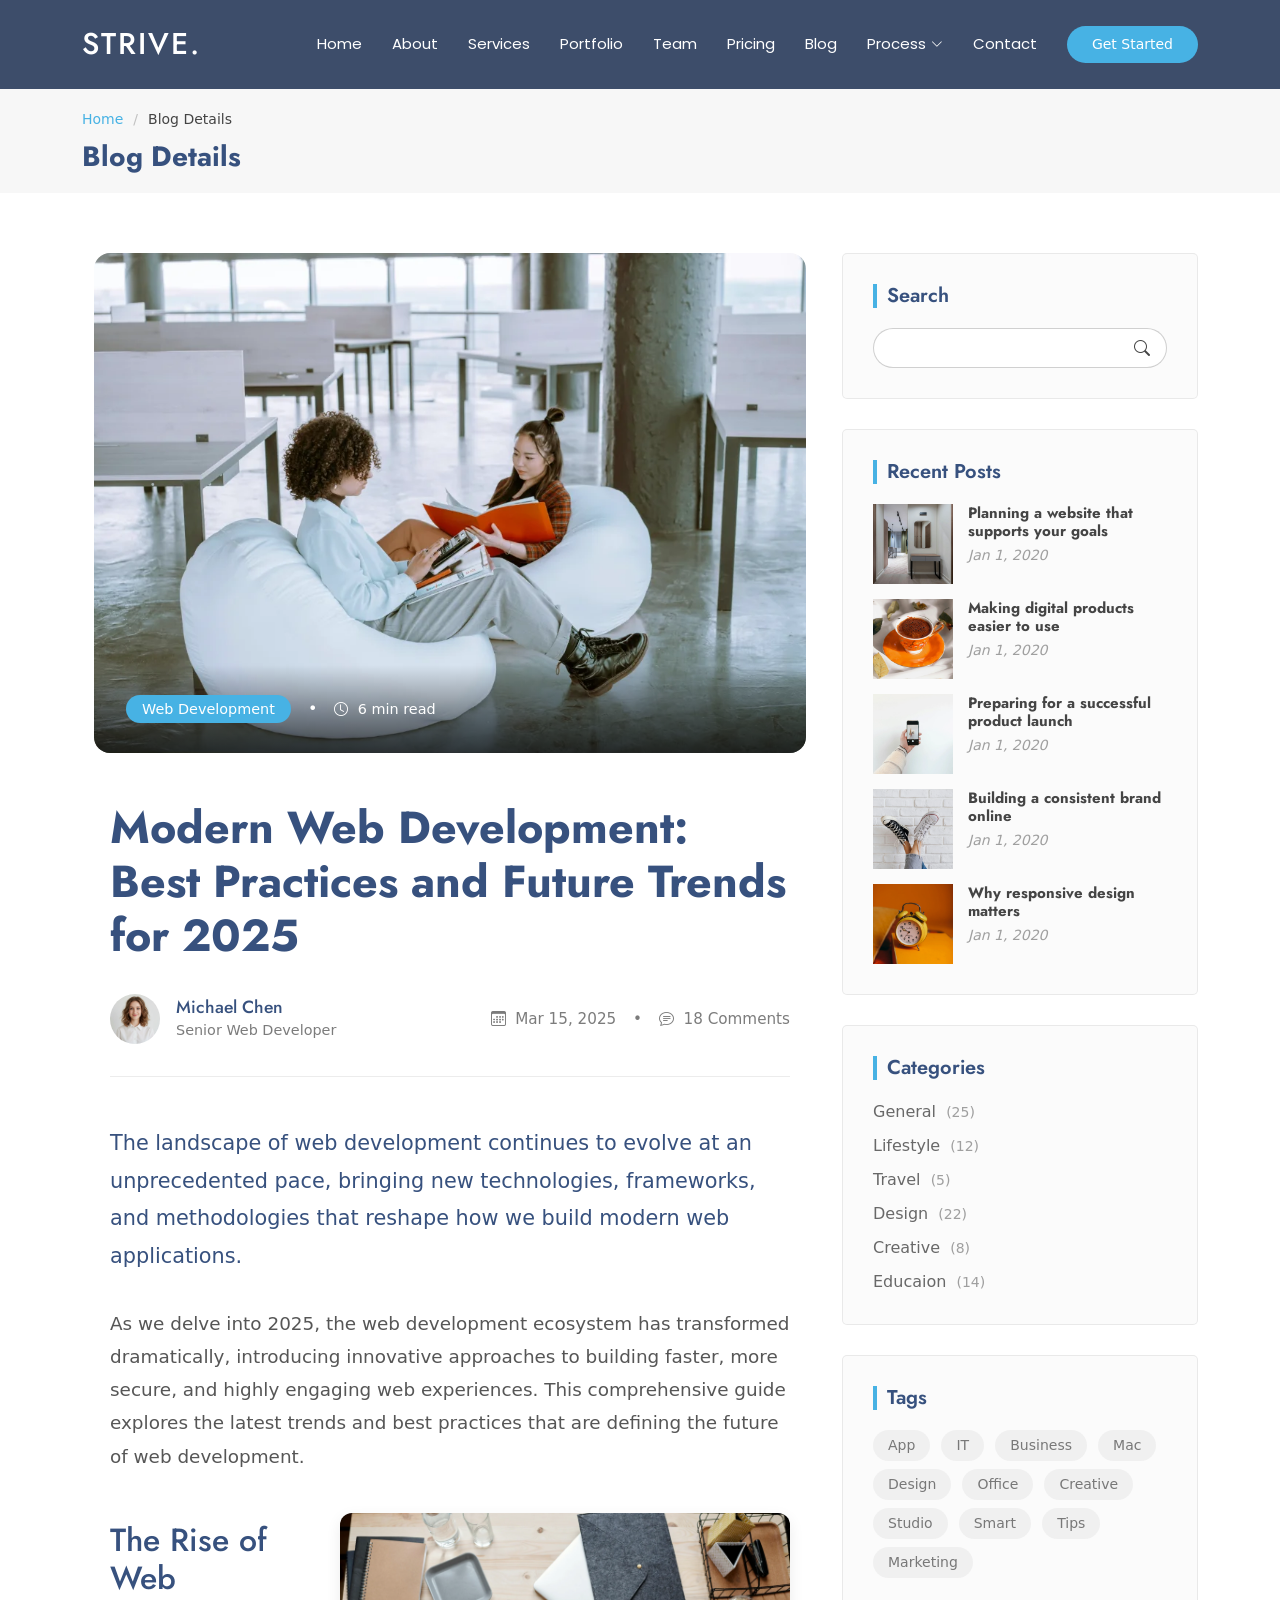
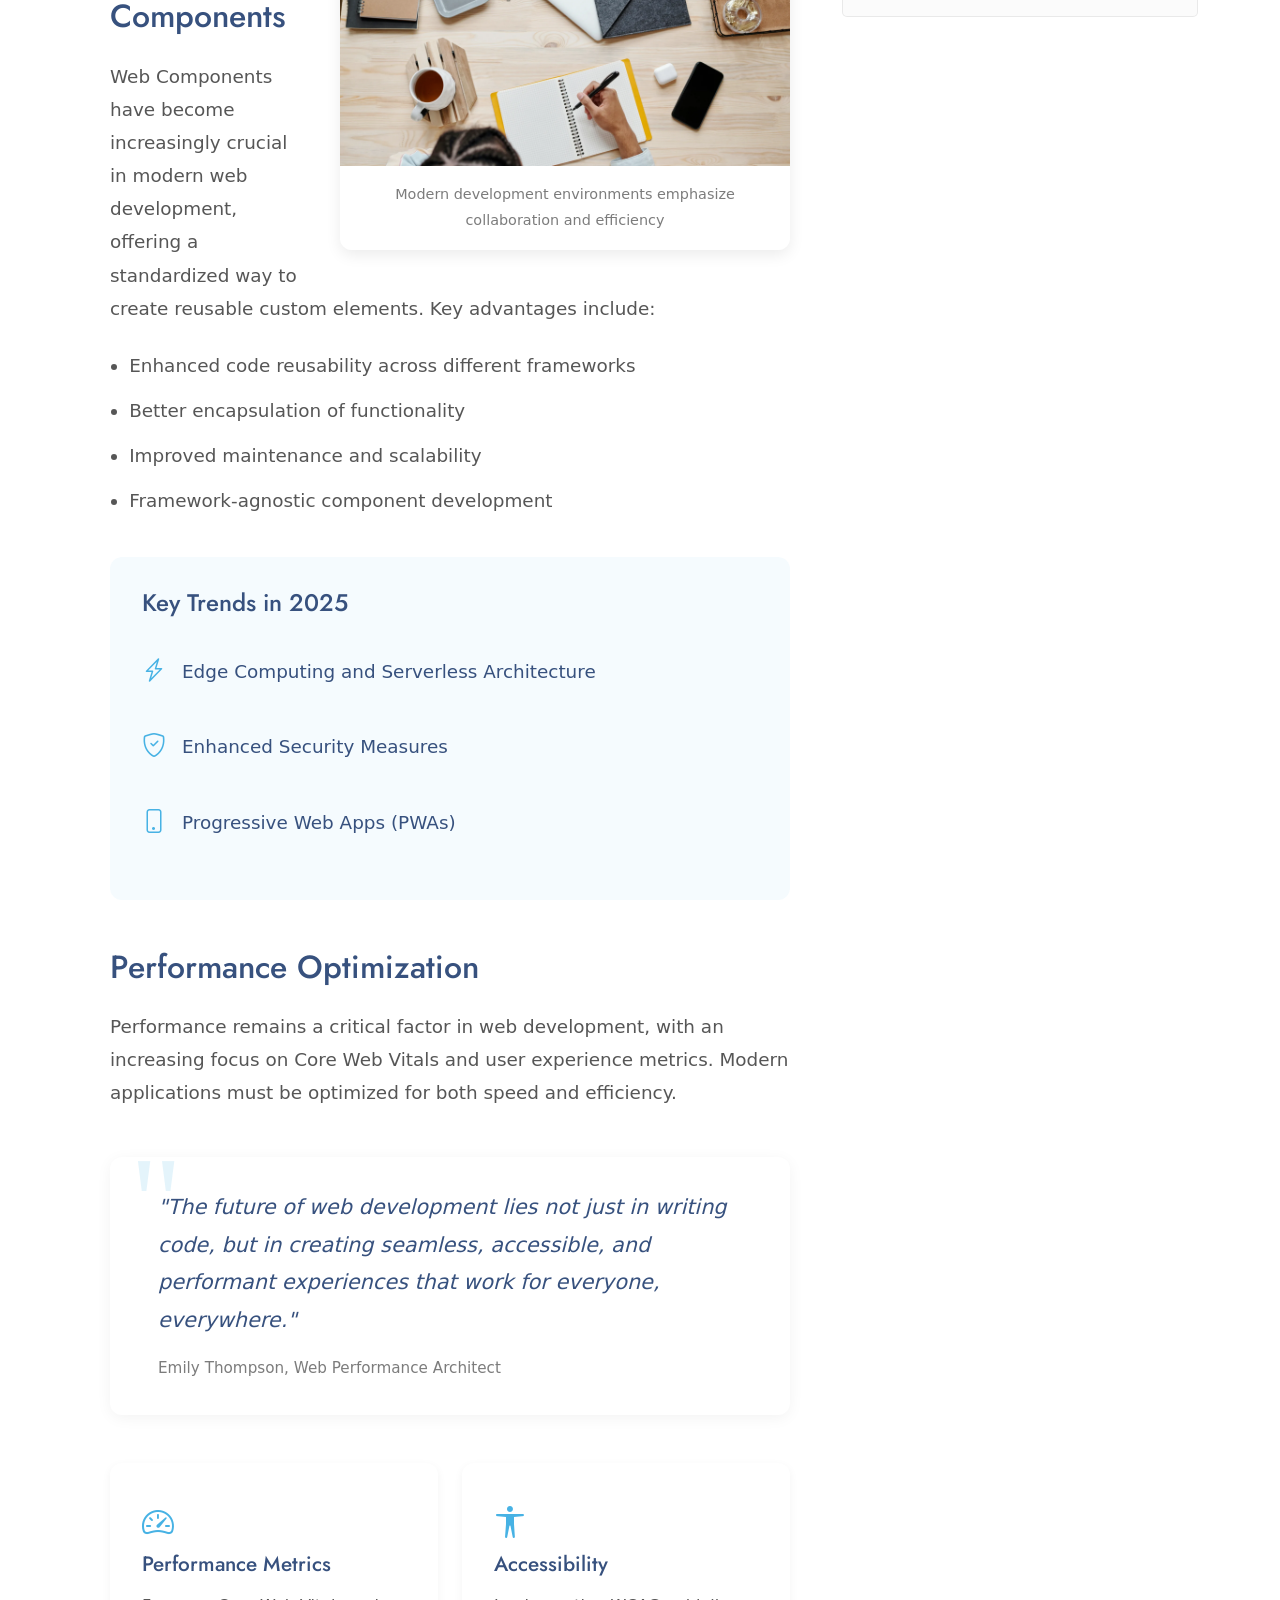
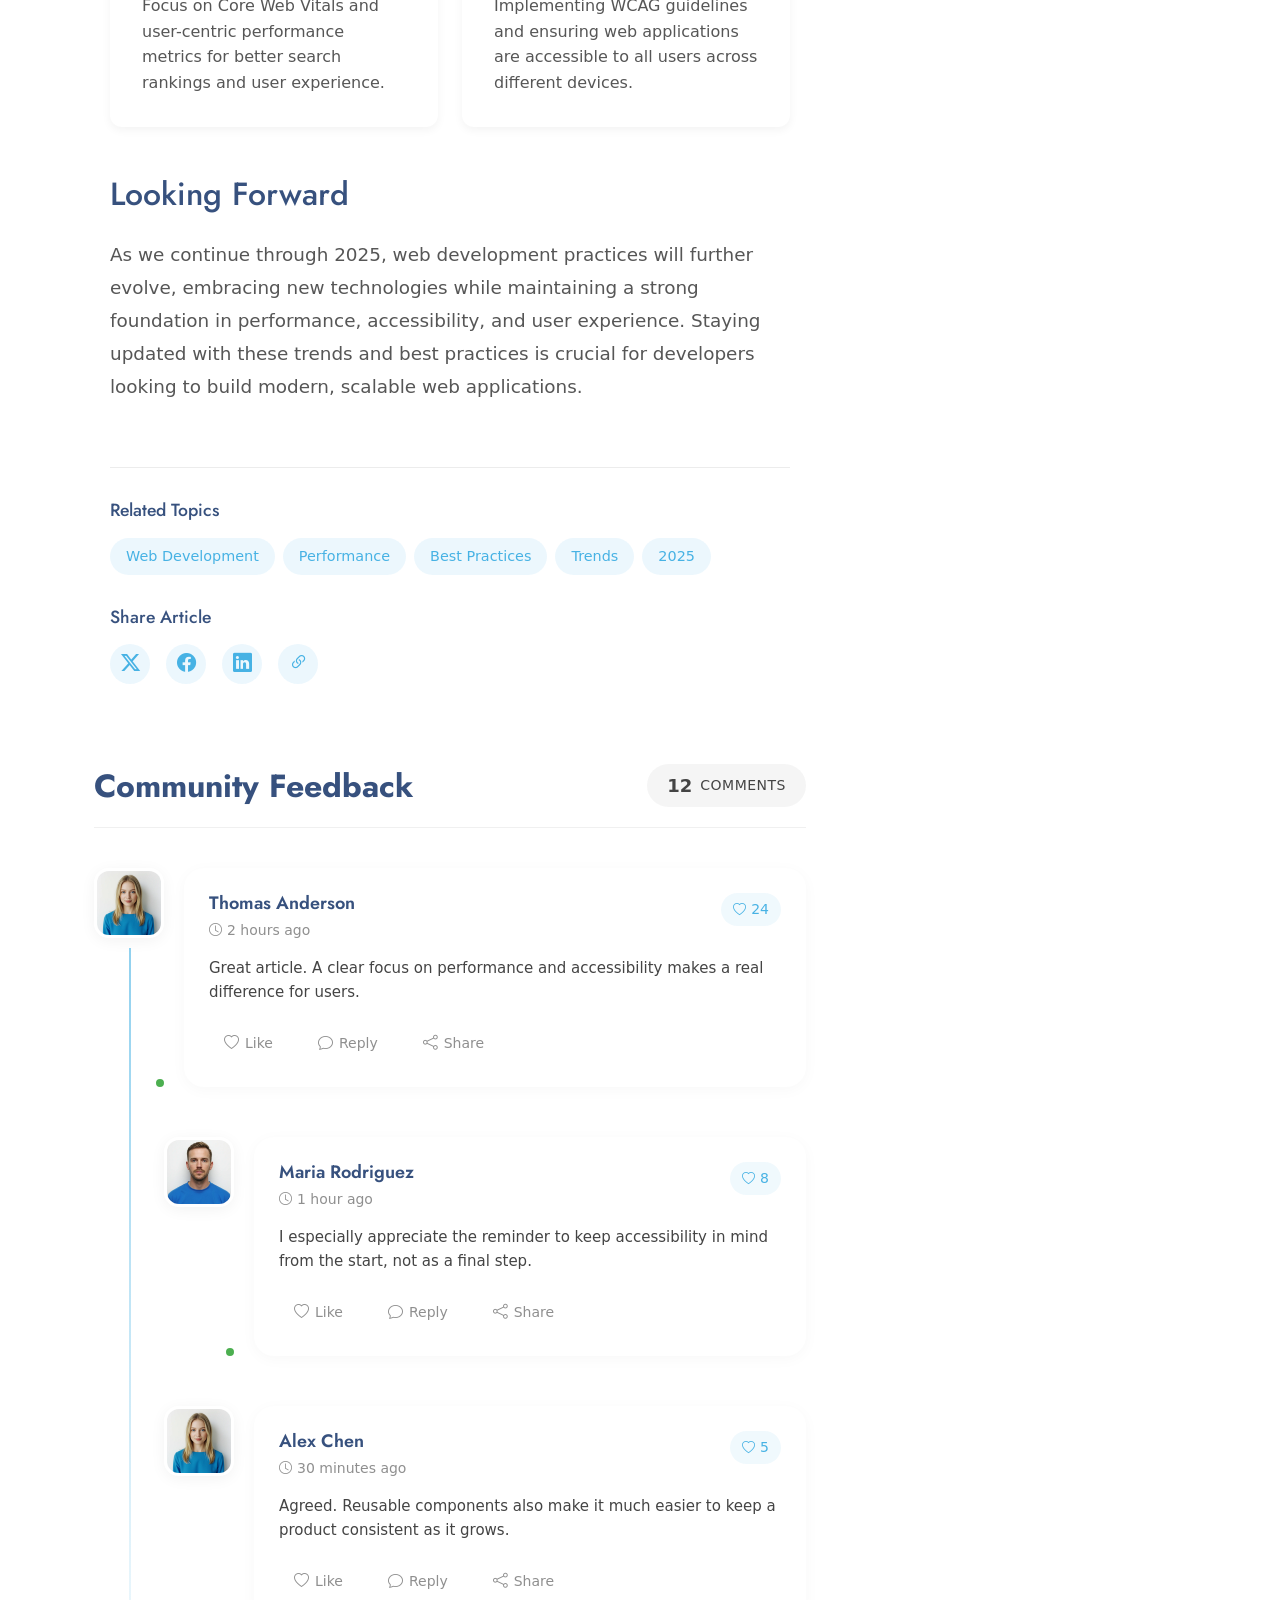
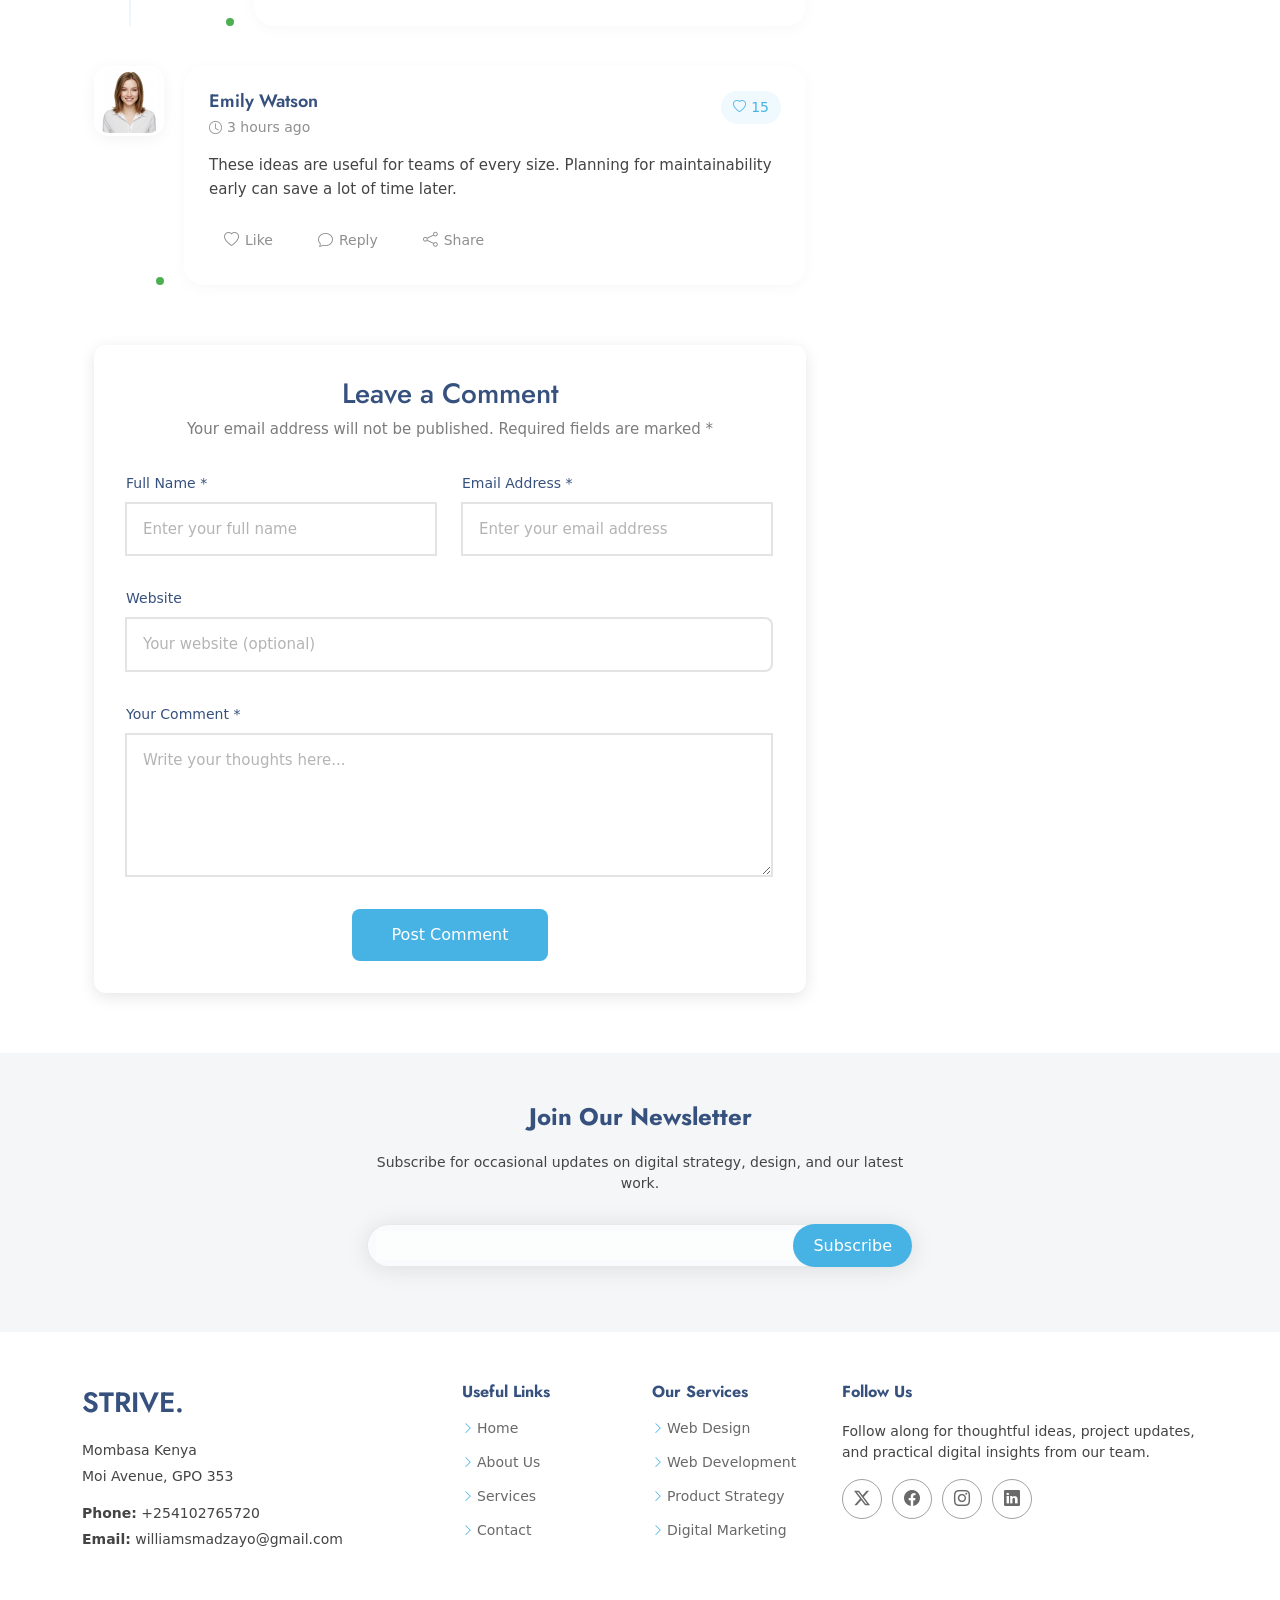
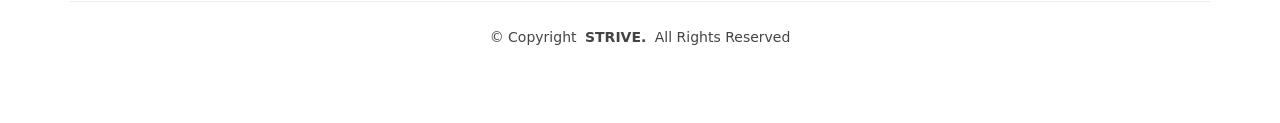
<file: blog-details.html>
<!DOCTYPE html>
<html lang="en">

<head>
  <meta charset="utf-8">
  <meta content="width=device-width, initial-scale=1.0" name="viewport">
  <title>Blog Details - Arsha Bootstrap Template</title>
  <meta name="description" content="">
  <meta name="keywords" content="">

  <link href="assets/img/favicon.svg" rel="icon" type="image/svg+xml">

  <!-- Fonts -->
  <link href="https://fonts.googleapis.com" rel="preconnect">
  <link href="https://fonts.gstatic.com" rel="preconnect" crossorigin>
  <link href="https://fonts.googleapis.com/css2?family=Open+Sans:ital,wght@0,300;0,400;0,500;0,600;0,700;0,800;1,300;1,400;1,500;1,600;1,700;1,800&family=Poppins:ital,wght@0,100;0,200;0,300;0,400;0,500;0,600;0,700;0,800;0,900;1,100;1,200;1,300;1,400;1,500;1,600;1,700;1,800;1,900&family=Jost:ital,wght@0,100;0,200;0,300;0,400;0,500;0,600;0,700;0,800;0,900;1,100;1,200;1,300;1,400;1,500;1,600;1,700;1,800;1,900&display=swap" rel="stylesheet">

  <!-- Vendor CSS Files -->
  <link href="assets/vendor/bootstrap/css/bootstrap.min.css" rel="stylesheet">
  <link href="assets/vendor/bootstrap-icons/bootstrap-icons.css" rel="stylesheet">
  <link href="assets/vendor/aos/aos.css" rel="stylesheet">
  <link href="assets/vendor/glightbox/css/glightbox.min.css" rel="stylesheet">
  <link href="assets/vendor/swiper/swiper-bundle.min.css" rel="stylesheet">

  <!-- Main CSS File -->
  <link href="assets/css/main.css" rel="stylesheet">

  <!-- =======================================================
  * Template Name: Arsha
  * Template URL: https://bootstrapmade.com/arsha-free-bootstrap-html-template-corporate/
  * Updated: Feb 22 2025 with Bootstrap v5.3.3
  * Author: BootstrapMade.com
  * License: https://bootstrapmade.com/license/
  ======================================================== -->
</head>

<body class="blog-details-page">

  <header id="header" class="header d-flex align-items-center sticky-top">
    <div class="container-fluid container-xl position-relative d-flex align-items-center">

      <a href="index.html" class="logo d-flex align-items-center me-auto">
        <!-- Uncomment the line below if you also wish to use an image logo -->
        <!-- <img src="assets/img/logo.webp" alt=""> -->
        <h1 class="sitename">STRIVE. </h1>
      </a>

      <nav id="navmenu" class="navmenu">
        <ul>
          <li><a href="#hero">Home</a></li>
          <li><a href="#about">About</a></li>
          <li><a href="#services">Services</a></li>
          <li><a href="#portfolio">Portfolio</a></li>
          <li><a href="#team">Team</a></li>
          <li><a href="#pricing">Pricing</a></li>
          <li><a href="blog.html">Blog</a></li>
           <li class="dropdown"><a href="process.html"><span>Process</span> <i class="bi bi-chevron-down toggle-dropdown"></i></a>
            <ul>
              <li><a href="process.html#research-analysis">Research & Analysis</a></li>
              <!-- <li class="dropdown"><a href="#"><span>Deep Dropdown</span> <i class="bi bi-chevron-down toggle-dropdown"></i></a>
                <ul>
                  <li><a href="#">Deep Dropdown 1</a></li>
                  <li><a href="#">Deep Dropdown 2</a></li>
                  <li><a href="#">Deep Dropdown 3</a></li>
                  <li><a href="#">Deep Dropdown 4</a></li>
                  <li><a href="#">Deep Dropdown 5</a></li>
                </ul>
              </li> -->
              <li><a href="process.html#design-planning">Design & Planning</a></li>
              <li><a href="process.html#development-launch">Development & Launch</a></li>
            </ul>
          </li>
          <li><a href="#contact">Contact</a></li>
        </ul>
        <i class="mobile-nav-toggle d-xl-none bi bi-list"></i>
      </nav>

      <a class="btn-getstarted" href="#about">Get Started</a>

    </div>
  </header>

  <main class="main">

    <!-- Page Title -->
    <div class="page-title" data-aos="fade">
      <div class="container">
        <nav class="breadcrumbs">
          <ol>
            <li><a href="index.html">Home</a></li>
            <li class="current">Blog Details</li>
          </ol>
        </nav>
        <h1>Blog Details</h1>
      </div>
    </div><!-- End Page Title -->

    <div class="container">
      <div class="row">

        <div class="col-lg-8">

          <!-- Blog Details Section -->
          <section id="blog-details" class="blog-details section">
            <div class="container" data-aos="fade-up">

              <article class="article">

                <div class="hero-img" data-aos="zoom-in">
                  <img src="assets/img/blog/blog-post-3.webp" alt="Featured blog image" class="img-fluid" loading="lazy">
                  <div class="meta-overlay">
                    <div class="meta-categories">
                      <a href="#" class="category">Web Development</a>
                      <span class="divider">•</span>
                      <span class="reading-time"><i class="bi bi-clock"></i> 6 min read</span>
                    </div>
                  </div>
                </div>

                <div class="article-content" data-aos="fade-up" data-aos-delay="100">
                  <div class="content-header">
                    <h1 class="title">Modern Web Development: Best Practices and Future Trends for 2025</h1>

                    <div class="author-info">
                      <div class="author-details">
                        <img src="assets/img/person/person-f-8.webp" alt="Author" class="author-img">
                        <div class="info">
                          <h4>Michael Chen</h4>
                          <span class="role">Senior Web Developer</span>
                        </div>
                      </div>
                      <div class="post-meta">
                        <span class="date"><i class="bi bi-calendar3"></i> Mar 15, 2025</span>
                        <span class="divider">•</span>
                        <span class="comments"><i class="bi bi-chat-text"></i> 18 Comments</span>
                      </div>
                    </div>
                  </div>

                  <div class="content">
                    <p class="lead">
                      The landscape of web development continues to evolve at an unprecedented pace, bringing new technologies, frameworks, and methodologies that reshape how we build modern web applications.
                    </p>

                    <p>
                      As we delve into 2025, the web development ecosystem has transformed dramatically, introducing innovative approaches to building faster, more secure, and highly engaging web experiences. This comprehensive guide explores the latest trends and best practices that are defining the future of web development.
                    </p>

                    <div class="content-image right-aligned">
                      <img src="assets/img/blog/blog-hero-2.webp" class="img-fluid" alt="Modern web development tools" loading="lazy">
                      <figcaption>Modern development environments emphasize collaboration and efficiency</figcaption>
                    </div>

                    <h2>The Rise of Web Components</h2>
                    <p>
                      Web Components have become increasingly crucial in modern web development, offering a standardized way to create reusable custom elements. Key advantages include:
                    </p>
                    <ul>
                      <li>Enhanced code reusability across different frameworks</li>
                      <li>Better encapsulation of functionality</li>
                      <li>Improved maintenance and scalability</li>
                      <li>Framework-agnostic component development</li>
                    </ul>

                    <div class="highlight-box">
                      <h3>Key Trends in 2025</h3>
                      <ul class="trend-list">
                        <li>
                          <i class="bi bi-lightning-charge"></i>
                          <span>Edge Computing and Serverless Architecture</span>
                        </li>
                        <li>
                          <i class="bi bi-shield-check"></i>
                          <span>Enhanced Security Measures</span>
                        </li>
                        <li>
                          <i class="bi bi-phone"></i>
                          <span>Progressive Web Apps (PWAs)</span>
                        </li>
                      </ul>
                    </div>

                    <h2>Performance Optimization</h2>
                    <p>
                      Performance remains a critical factor in web development, with an increasing focus on Core Web Vitals and user experience metrics. Modern applications must be optimized for both speed and efficiency.
                    </p>

                    <blockquote>
                      <p>
                        "The future of web development lies not just in writing code, but in creating seamless, accessible, and performant experiences that work for everyone, everywhere."
                      </p>
                      <cite>Emily Thompson, Web Performance Architect</cite>
                    </blockquote>

                    <div class="content-grid">
                      <div class="row g-4">
                        <div class="col-md-6">
                          <div class="info-card">
                            <i class="bi bi-speedometer2"></i>
                            <h4>Performance Metrics</h4>
                            <p>Focus on Core Web Vitals and user-centric performance metrics for better search rankings and user experience.</p>
                          </div>
                        </div>
                        <div class="col-md-6">
                          <div class="info-card">
                            <i class="bi bi-universal-access"></i>
                            <h4>Accessibility</h4>
                            <p>Implementing WCAG guidelines and ensuring web applications are accessible to all users across different devices.</p>
                          </div>
                        </div>
                      </div>
                    </div>

                    <h2>Looking Forward</h2>
                    <p>
                      As we continue through 2025, web development practices will further evolve, embracing new technologies while maintaining a strong foundation in performance, accessibility, and user experience. Staying updated with these trends and best practices is crucial for developers looking to build modern, scalable web applications.
                    </p>
                  </div>

                  <div class="meta-bottom">
                    <div class="tags-section">
                      <h4>Related Topics</h4>
                      <div class="tags">
                        <a href="#" class="tag">Web Development</a>
                        <a href="#" class="tag">Performance</a>
                        <a href="#" class="tag">Best Practices</a>
                        <a href="#" class="tag">Trends</a>
                        <a href="#" class="tag">2025</a>
                      </div>
                    </div>

                    <div class="share-section">
                      <h4>Share Article</h4>
                      <div class="social-links">
                        <a href="#" class="twitter"><i class="bi bi-twitter-x"></i></a>
                        <a href="#" class="facebook"><i class="bi bi-facebook"></i></a>
                        <a href="#" class="linkedin"><i class="bi bi-linkedin"></i></a>
                        <a href="#" class="copy-link" title="Copy Link"><i class="bi bi-link-45deg"></i></a>
                      </div>
                    </div>
                  </div>
                </div>

              </article>

            </div>
          </section><!-- /Blog Details Section -->

          <!-- Blog Comments Section -->
          <section id="blog-comments" class="blog-comments section">

            <div class="container" data-aos="fade-up" data-aos-delay="100">

              <div class="blog-comments-4">
                <div class="comments-header">
                  <h3 class="title">Community Feedback</h3>
                  <div class="comments-stats">
                    <span class="count">12</span>
                    <span class="label">Comments</span>
                  </div>
                </div>

                <div class="comments-container">
                  <!-- Comment #1 -->
                  <div class="comment-thread">
                    <div class="comment-box">
                      <div class="comment-wrapper">
                        <div class="avatar-wrapper">
                          <img src="assets/img/person/person-f-9.webp" alt="Avatar" loading="lazy">
                          <span class="status-indicator"></span>
                        </div>

                        <div class="comment-content">
                          <div class="comment-header">
                            <div class="user-info">
                              <h4>Thomas Anderson</h4>
                              <span class="time-badge">
                                <i class="bi bi-clock"></i>
                                2 hours ago
                              </span>
                            </div>
                            <div class="engagement">
                              <span class="likes">
                                <i class="bi bi-heart"></i>
                                24
                              </span>
                            </div>
                          </div>

                          <div class="comment-body">
                            <p>Great article. A clear focus on performance and accessibility makes a real difference for users.</p>
                          </div>

                          <div class="comment-actions">
                            <button class="action-btn like-btn" aria-label="Like comment">
                              <i class="bi bi-heart"></i>
                              <span>Like</span>
                            </button>
                            <button class="action-btn reply-btn" aria-label="Reply to comment">
                              <i class="bi bi-chat"></i>
                              <span>Reply</span>
                            </button>
                            <button class="action-btn share-btn" aria-label="Share comment">
                              <i class="bi bi-share"></i>
                              <span>Share</span>
                            </button>
                          </div>
                        </div>
                      </div>
                    </div>

                    <!-- Replies Container -->
                    <div class="replies-container">
                      <!-- Reply #1 -->
                      <div class="comment-box reply">
                        <div class="comment-wrapper">
                          <div class="avatar-wrapper">
                            <img src="assets/img/person/person-m-9.webp" alt="Avatar" loading="lazy">
                            <span class="status-indicator"></span>
                          </div>

                          <div class="comment-content">
                            <div class="comment-header">
                              <div class="user-info">
                                <h4>Maria Rodriguez</h4>
                                <span class="time-badge">
                                  <i class="bi bi-clock"></i>
                                  1 hour ago
                                </span>
                              </div>
                              <div class="engagement">
                                <span class="likes">
                                  <i class="bi bi-heart"></i>
                                  8
                                </span>
                              </div>
                            </div>

                            <div class="comment-body">
                              <p>I especially appreciate the reminder to keep accessibility in mind from the start, not as a final step.</p>
                            </div>

                            <div class="comment-actions">
                              <button class="action-btn like-btn" aria-label="Like comment">
                                <i class="bi bi-heart"></i>
                                <span>Like</span>
                              </button>
                              <button class="action-btn reply-btn" aria-label="Reply to comment">
                                <i class="bi bi-chat"></i>
                                <span>Reply</span>
                              </button>
                              <button class="action-btn share-btn" aria-label="Share comment">
                                <i class="bi bi-share"></i>
                                <span>Share</span>
                              </button>
                            </div>
                          </div>
                        </div>
                      </div>

                      <!-- Reply #2 -->
                      <div class="comment-box reply">
                        <div class="comment-wrapper">
                          <div class="avatar-wrapper">
                            <img src="assets/img/person/person-f-9.webp" alt="Avatar" loading="lazy">
                            <span class="status-indicator"></span>
                          </div>

                          <div class="comment-content">
                            <div class="comment-header">
                              <div class="user-info">
                                <h4>Alex Chen</h4>
                                <span class="time-badge">
                                  <i class="bi bi-clock"></i>
                                  30 minutes ago
                                </span>
                              </div>
                              <div class="engagement">
                                <span class="likes">
                                  <i class="bi bi-heart"></i>
                                  5
                                </span>
                              </div>
                            </div>

                            <div class="comment-body">
                              <p>Agreed. Reusable components also make it much easier to keep a product consistent as it grows.</p>
                            </div>

                            <div class="comment-actions">
                              <button class="action-btn like-btn" aria-label="Like comment">
                                <i class="bi bi-heart"></i>
                                <span>Like</span>
                              </button>
                              <button class="action-btn reply-btn" aria-label="Reply to comment">
                                <i class="bi bi-chat"></i>
                                <span>Reply</span>
                              </button>
                              <button class="action-btn share-btn" aria-label="Share comment">
                                <i class="bi bi-share"></i>
                                <span>Share</span>
                              </button>
                            </div>
                          </div>
                        </div>
                      </div>
                    </div>
                  </div>

                  <!-- Comment #2 -->
                  <div class="comment-thread">
                    <div class="comment-box">
                      <div class="comment-wrapper">
                        <div class="avatar-wrapper">
                          <img src="assets/img/person/person-f-7.webp" alt="Avatar" loading="lazy">
                          <span class="status-indicator"></span>
                        </div>

                        <div class="comment-content">
                          <div class="comment-header">
                            <div class="user-info">
                              <h4>Emily Watson</h4>
                              <span class="time-badge">
                                <i class="bi bi-clock"></i>
                                3 hours ago
                              </span>
                            </div>
                            <div class="engagement">
                              <span class="likes">
                                <i class="bi bi-heart"></i>
                                15
                              </span>
                            </div>
                          </div>

                          <div class="comment-body">
                            <p>These ideas are useful for teams of every size. Planning for maintainability early can save a lot of time later.</p>
                          </div>

                          <div class="comment-actions">
                            <button class="action-btn like-btn" aria-label="Like comment">
                              <i class="bi bi-heart"></i>
                              <span>Like</span>
                            </button>
                            <button class="action-btn reply-btn" aria-label="Reply to comment">
                              <i class="bi bi-chat"></i>
                              <span>Reply</span>
                            </button>
                            <button class="action-btn share-btn" aria-label="Share comment">
                              <i class="bi bi-share"></i>
                              <span>Share</span>
                            </button>
                          </div>
                        </div>
                      </div>
                    </div>
                  </div>
                </div>
              </div>

            </div>

          </section><!-- /Blog Comments Section -->

          <!-- Blog Comment Form Section -->
          <section id="blog-comment-form" class="blog-comment-form section">

            <div class="container" data-aos="fade-up" data-aos-delay="100">

              <form method="post" role="form">

                <div class="form-header">
                  <h3>Leave a Comment</h3>
                  <p>Your email address will not be published. Required fields are marked *</p>
                </div>

                <div class="row gy-3">
                  <div class="col-md-6">
                    <div class="input-group">
                      <label for="name">Full Name *</label>
                      <input type="text" name="name" id="name" placeholder="Enter your full name" required="">
                      <span class="error-text">Please enter your name</span>
                    </div>
                  </div>

                  <div class="col-md-6">
                    <div class="input-group">
                      <label for="email">Email Address *</label>
                      <input type="email" name="email" id="email" placeholder="Enter your email address" required="">
                      <span class="error-text">Please enter a valid email address</span>
                    </div>
                  </div>

                  <div class="col-12">
                    <div class="input-group">
                      <label for="website">Website</label>
                      <input type="url" name="website" id="website" placeholder="Your website (optional)">
                    </div>
                  </div>

                  <div class="col-12">
                    <div class="input-group">
                      <label for="comment">Your Comment *</label>
                      <textarea name="comment" id="comment" rows="5" placeholder="Write your thoughts here..." required=""></textarea>
                      <span class="error-text">Please enter your comment</span>
                    </div>
                  </div>

                  <div class="col-12 text-center">
                    <button type="submit">Post Comment</button>
                  </div>
                </div>

              </form>

            </div>

          </section><!-- /Blog Comment Form Section -->

        </div>

        <div class="col-lg-4 sidebar">

          <div class="widgets-container" data-aos="fade-up" data-aos-delay="200">

            <!-- Search Widget -->
            <div class="search-widget widget-item">

              <h3 class="widget-title">Search</h3>
              <form action="">
                <input type="text">
                <button type="submit" title="Search"><i class="bi bi-search"></i></button>
              </form>

            </div><!--/Search Widget -->

            <!-- Recent Posts Widget -->
            <div class="recent-posts-widget widget-item">

              <h3 class="widget-title">Recent Posts</h3>

              <div class="post-item">
                <img src="assets/img/blog/blog-post-square-1.webp" alt="" class="flex-shrink-0">
                <div>
                  <h4><a href="blog-details.html">Planning a website that supports your goals</a></h4>
                  <time datetime="2020-01-01">Jan 1, 2020</time>
                </div>
              </div><!-- End recent post item-->

              <div class="post-item">
                <img src="assets/img/blog/blog-post-square-2.webp" alt="" class="flex-shrink-0">
                <div>
                  <h4><a href="blog-details.html">Making digital products easier to use</a></h4>
                  <time datetime="2020-01-01">Jan 1, 2020</time>
                </div>
              </div><!-- End recent post item-->

              <div class="post-item">
                <img src="assets/img/blog/blog-post-square-3.webp" alt="" class="flex-shrink-0">
                <div>
                  <h4><a href="blog-details.html">Preparing for a successful product launch</a></h4>
                  <time datetime="2020-01-01">Jan 1, 2020</time>
                </div>
              </div><!-- End recent post item-->

              <div class="post-item">
                <img src="assets/img/blog/blog-post-square-4.webp" alt="" class="flex-shrink-0">
                <div>
                  <h4><a href="blog-details.html">Building a consistent brand online</a></h4>
                  <time datetime="2020-01-01">Jan 1, 2020</time>
                </div>
              </div><!-- End recent post item-->

              <div class="post-item">
                <img src="assets/img/blog/blog-post-square-5.webp" alt="" class="flex-shrink-0">
                <div>
                  <h4><a href="blog-details.html">Why responsive design matters</a></h4>
                  <time datetime="2020-01-01">Jan 1, 2020</time>
                </div>
              </div><!-- End recent post item-->

            </div><!--/Recent Posts Widget -->

            <!-- Categories Widget -->
            <div class="categories-widget widget-item">

              <h3 class="widget-title">Categories</h3>
              <ul class="mt-3">
                <li><a href="#">General <span>(25)</span></a></li>
                <li><a href="#">Lifestyle <span>(12)</span></a></li>
                <li><a href="#">Travel <span>(5)</span></a></li>
                <li><a href="#">Design <span>(22)</span></a></li>
                <li><a href="#">Creative <span>(8)</span></a></li>
                <li><a href="#">Educaion <span>(14)</span></a></li>
              </ul>

            </div><!--/Categories Widget -->

            <!-- Tags Widget -->
            <div class="tags-widget widget-item">

              <h3 class="widget-title">Tags</h3>
              <ul>
                <li><a href="#">App</a></li>
                <li><a href="#">IT</a></li>
                <li><a href="#">Business</a></li>
                <li><a href="#">Mac</a></li>
                <li><a href="#">Design</a></li>
                <li><a href="#">Office</a></li>
                <li><a href="#">Creative</a></li>
                <li><a href="#">Studio</a></li>
                <li><a href="#">Smart</a></li>
                <li><a href="#">Tips</a></li>
                <li><a href="#">Marketing</a></li>
              </ul>

            </div><!--/Tags Widget -->

          </div>

        </div>

      </div>
    </div>

  </main>

  <footer id="footer" class="footer">

    <div class="footer-newsletter">
      <div class="container">
        <div class="row justify-content-center text-center">
          <div class="col-lg-6">
            <h4>Join Our Newsletter</h4>
            <p>Subscribe for occasional updates on digital strategy, design, and our latest work.</p>
            <form action="forms/newsletter.php" method="post" class="php-email-form">
              <div class="newsletter-form"><input type="email" name="email" aria-label="Email address"><input type="submit" value="Subscribe"></div>
              <div class="loading">Loading</div>
              <div class="error-message"></div>
              <div class="sent-message">Your subscription request has been sent. Thank you!</div>
            </form>
          </div>
        </div>
      </div>
    </div>

    <div class="container footer-top">
      <div class="row gy-4">
        <div class="col-lg-4 col-md-6 footer-about">
          <a href="index.html" class="d-flex align-items-center">
            <span class="sitename">STRIVE.</span>
          </a>
          <div class="footer-contact pt-3">
            <p>Mombasa Kenya</p>
            <p>Moi Avenue, GPO 353</p>
            <p class="mt-3"><strong>Phone:</strong> <span>+254102765720</span></p>
            <p><strong>Email:</strong> <span>williamsmadzayo@gmail.com</span></p>
          </div>
        </div>

        <div class="col-lg-2 col-md-3 footer-links">
          <h4>Useful Links</h4>
          <ul>
            <li><i class="bi bi-chevron-right"></i> <a href="index.html#hero">Home</a></li>
            <li><i class="bi bi-chevron-right"></i> <a href="index.html#about">About Us</a></li>
            <li><i class="bi bi-chevron-right"></i> <a href="index.html#services">Services</a></li>
            <li><i class="bi bi-chevron-right"></i> <a href="index.html#contact">Contact</a></li>
          </ul>
        </div>

        <div class="col-lg-2 col-md-3 footer-links">
          <h4>Our Services</h4>
          <ul>
            <li><i class="bi bi-chevron-right"></i> <a href="index.html#services">Web Design</a></li>
            <li><i class="bi bi-chevron-right"></i> <a href="index.html#services">Web Development</a></li>
            <li><i class="bi bi-chevron-right"></i> <a href="index.html#services">Product Strategy</a></li>
            <li><i class="bi bi-chevron-right"></i> <a href="index.html#services">Digital Marketing</a></li>
          </ul>
        </div>

        <div class="col-lg-4 col-md-12">
          <h4>Follow Us</h4>
          <p>Follow along for thoughtful ideas, project updates, and practical digital insights from our team.</p>
          <div class="social-links d-flex">
            <a href="#" aria-label="Follow Strive on X"><i class="bi bi-twitter-x"></i></a>
            <a href="#" aria-label="Follow Strive on Facebook"><i class="bi bi-facebook"></i></a>
            <a href="#" aria-label="Follow Strive on Instagram"><i class="bi bi-instagram"></i></a>
            <a href="#" aria-label="Follow Strive on LinkedIn"><i class="bi bi-linkedin"></i></a>
          </div>
        </div>
      </div>
    </div>

    <div class="container copyright text-center mt-4">
      <p>© <span>Copyright</span> <strong class="px-1 sitename">STRIVE.</strong> <span>All Rights Reserved</span></p>
    </div>

  </footer>


  <!-- Scroll Top -->
  <a href="#" id="scroll-top" class="scroll-top d-flex align-items-center justify-content-center"><i class="bi bi-arrow-up-short"></i></a>

  <!-- Preloader -->
  <div id="preloader"></div>

  <!-- Vendor JS Files -->
  <script src="assets/vendor/bootstrap/js/bootstrap.bundle.min.js"></script>
  <script src="assets/vendor/php-email-form/validate.js"></script>
  <script src="assets/vendor/aos/aos.js"></script>
  <script src="assets/vendor/glightbox/js/glightbox.min.js"></script>
  <script src="assets/vendor/swiper/swiper-bundle.min.js"></script>
  <script src="assets/vendor/waypoints/noframework.waypoints.js"></script>
  <script src="assets/vendor/imagesloaded/imagesloaded.pkgd.min.js"></script>
  <script src="assets/vendor/isotope-layout/isotope.pkgd.min.js"></script>

  <!-- Main JS File -->
  <script src="assets/js/main.js"></script>

</body>

</html>
</file>
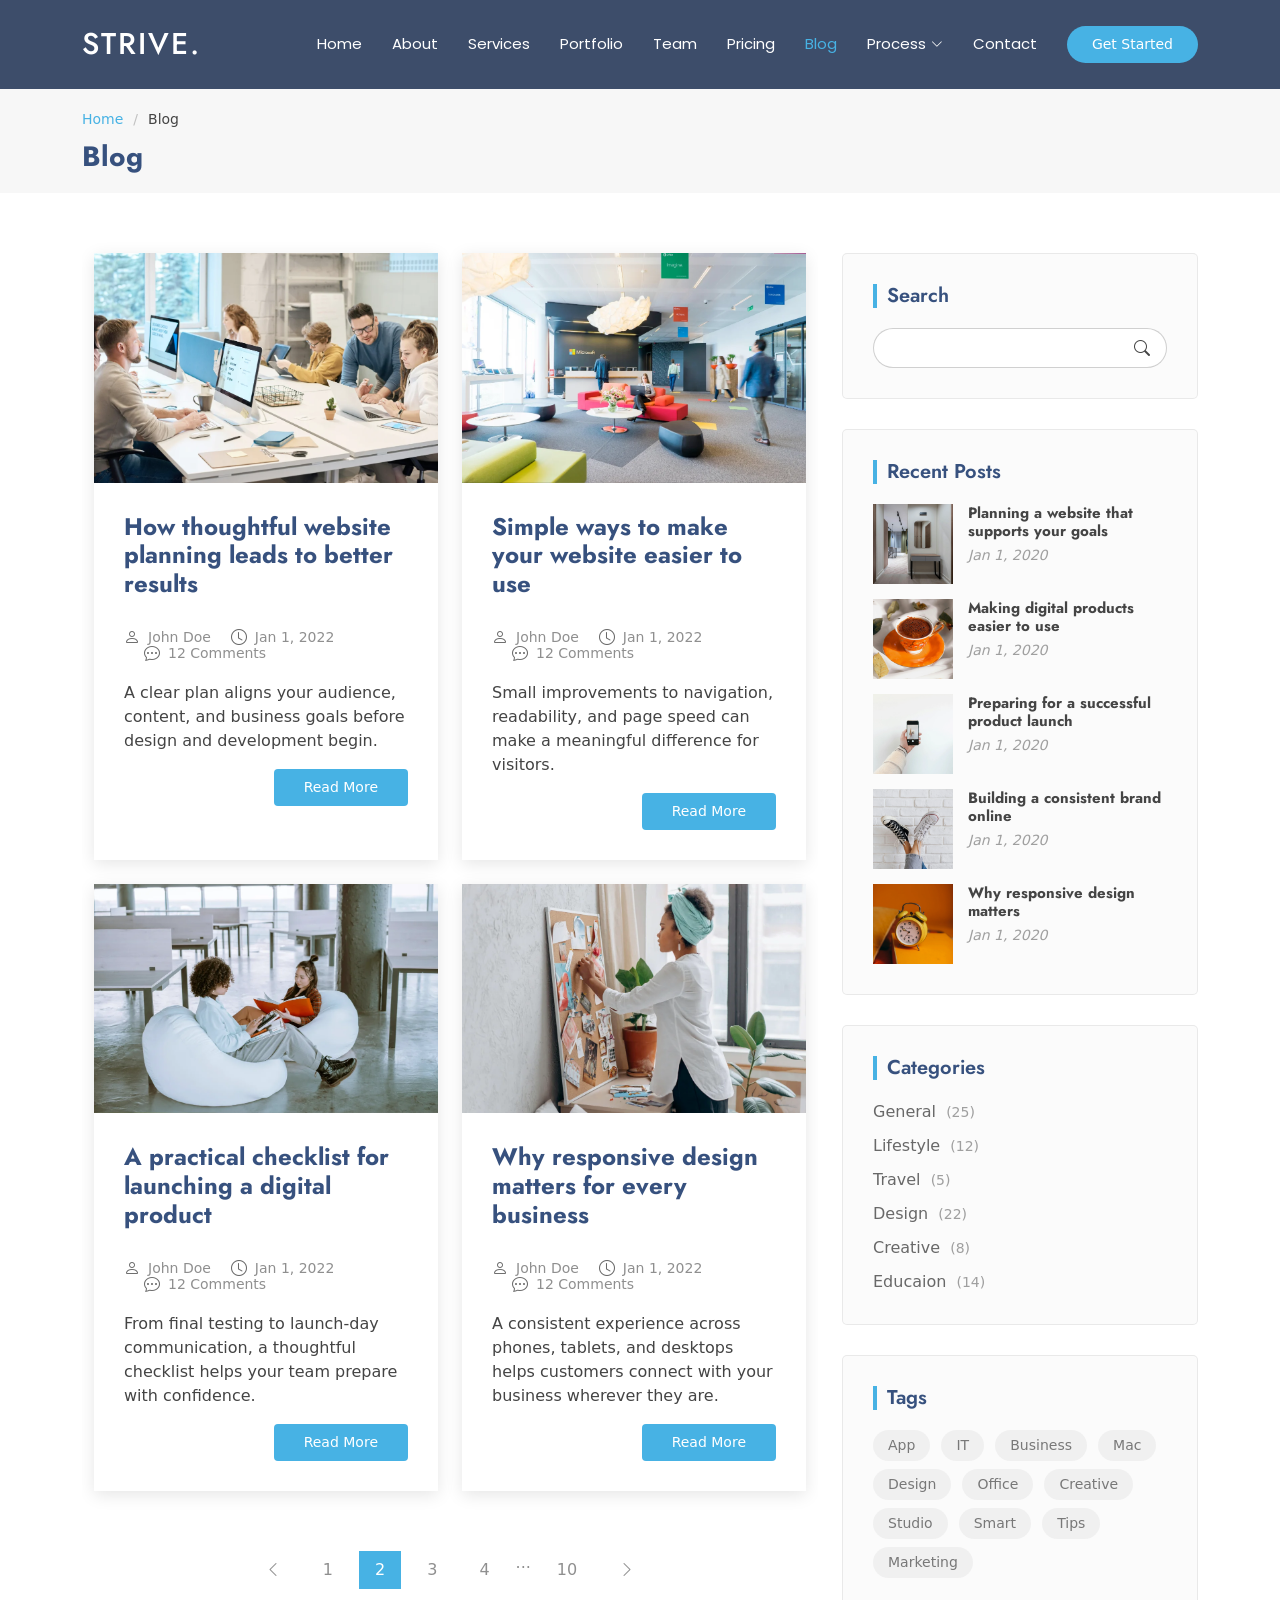
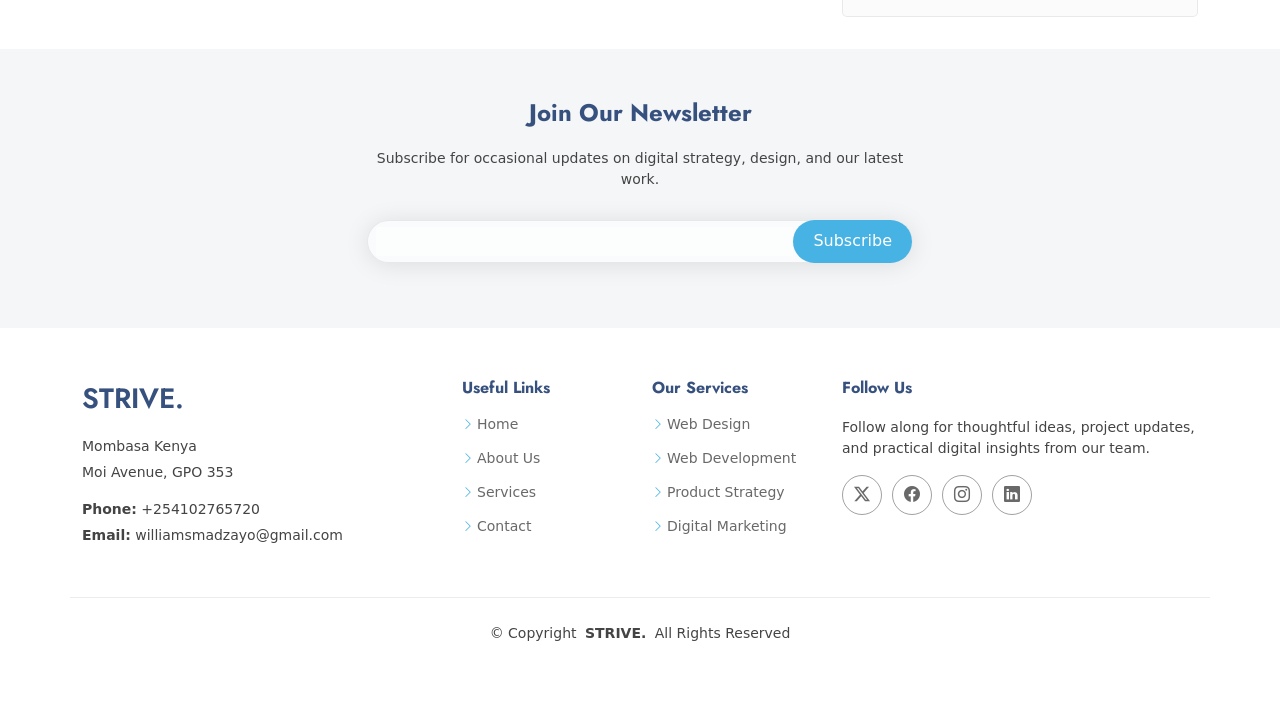
<file: blog.html>
<!DOCTYPE html>
<html lang="en">

<head>
  <meta charset="utf-8">
  <meta content="width=device-width, initial-scale=1.0" name="viewport">
  <title>Blog - Strive.  Bootstrap Template</title>
  <meta name="description" content="">
  <meta name="keywords" content="">

  <link href="assets/img/favicon.svg" rel="icon" type="image/svg+xml">

  <!-- Fonts -->
  <link href="https://fonts.googleapis.com" rel="preconnect">
  <link href="https://fonts.gstatic.com" rel="preconnect" crossorigin>
  <link
    href="https://fonts.googleapis.com/css2?family=Open+Sans:ital,wght@0,300;0,400;0,500;0,600;0,700;0,800;1,300;1,400;1,500;1,600;1,700;1,800&family=Poppins:ital,wght@0,100;0,200;0,300;0,400;0,500;0,600;0,700;0,800;0,900;1,100;1,200;1,300;1,400;1,500;1,600;1,700;1,800;1,900&family=Jost:ital,wght@0,100;0,200;0,300;0,400;0,500;0,600;0,700;0,800;0,900;1,100;1,200;1,300;1,400;1,500;1,600;1,700;1,800;1,900&display=swap"
    rel="stylesheet">

  <!-- Vendor CSS Files -->
  <link href="assets/vendor/bootstrap/css/bootstrap.min.css" rel="stylesheet">
  <link href="assets/vendor/bootstrap-icons/bootstrap-icons.css" rel="stylesheet">
  <link href="assets/vendor/aos/aos.css" rel="stylesheet">
  <link href="assets/vendor/glightbox/css/glightbox.min.css" rel="stylesheet">
  <link href="assets/vendor/swiper/swiper-bundle.min.css" rel="stylesheet">

  <!-- Main CSS File -->
  <link href="assets/css/main.css" rel="stylesheet">

  <!-- =======================================================
  * Template Name: Arsha
  * Template URL: https://bootstrapmade.com/arsha-free-bootstrap-html-template-corporate/
  * Updated: Feb 22 2025 with Bootstrap v5.3.3
  * Author: BootstrapMade.com
  * License: https://bootstrapmade.com/license/
  ======================================================== -->
</head>

<body class="blog-page">

  <header id="header" class="header d-flex align-items-center sticky-top">
    <div class="container-fluid container-xl position-relative d-flex align-items-center">

      <a href="index.html" class="logo d-flex align-items-center me-auto">
        <!-- Uncomment the line below if you also wish to use an image logo -->
        <!-- <img src="assets/img/logo.webp" alt=""> -->
        <h1 class="sitename">STRIVE. </h1>
      </a>

      <nav id="navmenu" class="navmenu">
        <ul>
          <li><a href="#hero">Home</a></li>
          <li><a href="#about">About</a></li>
          <li><a href="#services">Services</a></li>
          <li><a href="#portfolio">Portfolio</a></li>
          <li><a href="#team">Team</a></li>
          <li><a href="#pricing">Pricing</a></li>
          <li><a href="blog.html" class="active">Blog</a></li>
          <li class="dropdown"><a href="process.html"><span>Process</span> <i
                class="bi bi-chevron-down toggle-dropdown"></i></a>
            <ul>
              <li><a href="process.html#research-analysis">Research & Analysis</a></li>
              <!-- <li class="dropdown"><a href="#"><span>Deep Dropdown</span> <i class="bi bi-chevron-down toggle-dropdown"></i></a>
                <ul>
                  <li><a href="#">Deep Dropdown 1</a></li>
                  <li><a href="#">Deep Dropdown 2</a></li>
                  <li><a href="#">Deep Dropdown 3</a></li>
                  <li><a href="#">Deep Dropdown 4</a></li>
                  <li><a href="#">Deep Dropdown 5</a></li>
                </ul>
              </li> -->
              <li><a href="process.html#design-planning">Design & Planning</a></li>
              <li><a href="process.html#development-launch">Development & Launch</a></li>
            </ul>
          </li>
          <li><a href="#contact">Contact</a></li>
        </ul>
        <i class="mobile-nav-toggle d-xl-none bi bi-list"></i>
      </nav>

      <a class="btn-getstarted" href="#about">Get Started</a>

    </div>
  </header>

  <main class="main">

    <!-- Page Title -->
    <div class="page-title" data-aos="fade">
      <div class="container">
        <nav class="breadcrumbs">
          <ol>
            <li><a href="index.html">Home</a></li>
            <li class="current">Blog</li>
          </ol>
        </nav>
        <h1>Blog</h1>
      </div>
    </div><!-- End Page Title -->

    <div class="container">
      <div class="row">

        <div class="col-lg-8">

          <!-- Blog Posts Section -->
          <section id="blog-posts" class="blog-posts section">

            <div class="container" data-aos="fade-up" data-aos-delay="100">

              <div class="row gy-4">

                <div class="col-lg-6">
                  <article>

                    <div class="post-img">
                      <img src="assets/img/blog/blog-post-1.webp" alt="" class="img-fluid">
                    </div>

                    <h2 class="title">
                      <a href="blog-details.html">How thoughtful website planning leads to better results</a>
                    </h2>

                    <div class="meta-top">
                      <ul>
                        <li class="d-flex align-items-center"><i class="bi bi-person"></i> <a
                            href="blog-details.html">John Doe</a></li>
                        <li class="d-flex align-items-center"><i class="bi bi-clock"></i> <a
                            href="blog-details.html"><time datetime="2022-01-01">Jan 1, 2022</time></a></li>
                        <li class="d-flex align-items-center"><i class="bi bi-chat-dots"></i> <a
                            href="blog-details.html">12 Comments</a></li>
                      </ul>
                    </div>

                    <div class="content">
                      <p>
                        A clear plan aligns your audience, content, and business goals before design and development
                        begin.
                      </p>

                      <div class="read-more">
                        <a href="blog-details.html">Read More</a>
                      </div>
                    </div>

                  </article>
                </div><!-- End post list item -->

                <div class="col-lg-6">

                  <article>

                    <div class="post-img">
                      <img src="assets/img/blog/blog-post-2.webp" alt="" class="img-fluid">
                    </div>

                    <h2 class="title">
                      <a href="blog-details.html">Simple ways to make your website easier to use</a>
                    </h2>

                    <div class="meta-top">
                      <ul>
                        <li class="d-flex align-items-center"><i class="bi bi-person"></i> <a
                            href="blog-details.html">John Doe</a></li>
                        <li class="d-flex align-items-center"><i class="bi bi-clock"></i> <a
                            href="blog-details.html"><time datetime="2022-01-01">Jan 1, 2022</time></a></li>
                        <li class="d-flex align-items-center"><i class="bi bi-chat-dots"></i> <a
                            href="blog-details.html">12 Comments</a></li>
                      </ul>
                    </div>

                    <div class="content">
                      <p>
                        Small improvements to navigation, readability, and page speed can make a meaningful difference
                        for visitors.
                      </p>
                      <div class="read-more">
                        <a href="blog-details.html">Read More</a>
                      </div>
                    </div>

                  </article>

                </div><!-- End post list item -->

                <div class="col-lg-6">

                  <article>

                    <div class="post-img">
                      <img src="assets/img/blog/blog-post-3.webp" alt="" class="img-fluid">
                    </div>

                    <h2 class="title">
                      <a href="blog-details.html">A practical checklist for launching a digital product</a>
                    </h2>

                    <div class="meta-top">
                      <ul>
                        <li class="d-flex align-items-center"><i class="bi bi-person"></i> <a
                            href="blog-details.html">John Doe</a></li>
                        <li class="d-flex align-items-center"><i class="bi bi-clock"></i> <a
                            href="blog-details.html"><time datetime="2022-01-01">Jan 1, 2022</time></a></li>
                        <li class="d-flex align-items-center"><i class="bi bi-chat-dots"></i> <a
                            href="blog-details.html">12 Comments</a></li>
                      </ul>
                    </div>

                    <div class="content">
                      <p>
                        From final testing to launch-day communication, a thoughtful checklist helps your team prepare
                        with confidence.
                      </p>
                      <div class="read-more">
                        <a href="blog-details.html">Read More</a>
                      </div>
                    </div>

                  </article>

                </div><!-- End post list item -->

                <div class="col-lg-6">

                  <article>

                    <div class="post-img">
                      <img src="assets/img/blog/blog-post-4.webp" alt="" class="img-fluid">
                    </div>

                    <h2 class="title">
                      <a href="blog-details.html">Why responsive design matters for every business</a>
                    </h2>

                    <div class="meta-top">
                      <ul>
                        <li class="d-flex align-items-center"><i class="bi bi-person"></i> <a
                            href="blog-details.html">John Doe</a></li>
                        <li class="d-flex align-items-center"><i class="bi bi-clock"></i> <a
                            href="blog-details.html"><time datetime="2022-01-01">Jan 1, 2022</time></a></li>
                        <li class="d-flex align-items-center"><i class="bi bi-chat-dots"></i> <a
                            href="blog-details.html">12 Comments</a></li>
                      </ul>
                    </div>

                    <div class="content">
                      <p>
                        A consistent experience across phones, tablets, and desktops helps customers connect with your
                        business wherever they are.
                      </p>
                      <div class="read-more">
                        <a href="blog-details.html">Read More</a>
                      </div>
                    </div>

                  </article>

                </div><!-- End post list item -->

              </div><!-- End blog posts list -->

            </div>

          </section><!-- /Blog Posts Section -->

          <!-- Pagination 2 Section -->
          <section id="pagination-2" class="pagination-2 section">

            <div class="container">
              <div class="d-flex justify-content-center">
                <ul>
                  <li><a href="#"><i class="bi bi-chevron-left"></i></a></li>
                  <li><a href="#">1</a></li>
                  <li><a href="#" class="active">2</a></li>
                  <li><a href="#">3</a></li>
                  <li><a href="#">4</a></li>
                  <li>...</li>
                  <li><a href="#">10</a></li>
                  <li><a href="#"><i class="bi bi-chevron-right"></i></a></li>
                </ul>
              </div>
            </div>

          </section><!-- /Pagination 2 Section -->

        </div>

        <div class="col-lg-4 sidebar">

          <div class="widgets-container" data-aos="fade-up" data-aos-delay="200">

            <!-- Search Widget -->
            <div class="search-widget widget-item">

              <h3 class="widget-title">Search</h3>
              <form action="">
                <input type="text">
                <button type="submit" title="Search"><i class="bi bi-search"></i></button>
              </form>

            </div><!--/Search Widget -->

            <!-- Recent Posts Widget -->
            <div class="recent-posts-widget widget-item">

              <h3 class="widget-title">Recent Posts</h3>

              <div class="post-item">
                <img src="assets/img/blog/blog-post-square-1.webp" alt="" class="flex-shrink-0">
                <div>
                  <h4><a href="blog-details.html">Planning a website that supports your goals</a></h4>
                  <time datetime="2020-01-01">Jan 1, 2020</time>
                </div>
              </div><!-- End recent post item-->

              <div class="post-item">
                <img src="assets/img/blog/blog-post-square-2.webp" alt="" class="flex-shrink-0">
                <div>
                  <h4><a href="blog-details.html">Making digital products easier to use</a></h4>
                  <time datetime="2020-01-01">Jan 1, 2020</time>
                </div>
              </div><!-- End recent post item-->

              <div class="post-item">
                <img src="assets/img/blog/blog-post-square-3.webp" alt="" class="flex-shrink-0">
                <div>
                  <h4><a href="blog-details.html">Preparing for a successful product launch</a></h4>
                  <time datetime="2020-01-01">Jan 1, 2020</time>
                </div>
              </div><!-- End recent post item-->

              <div class="post-item">
                <img src="assets/img/blog/blog-post-square-4.webp" alt="" class="flex-shrink-0">
                <div>
                  <h4><a href="blog-details.html">Building a consistent brand online</a></h4>
                  <time datetime="2020-01-01">Jan 1, 2020</time>
                </div>
              </div><!-- End recent post item-->

              <div class="post-item">
                <img src="assets/img/blog/blog-post-square-5.webp" alt="" class="flex-shrink-0">
                <div>
                  <h4><a href="blog-details.html">Why responsive design matters</a></h4>
                  <time datetime="2020-01-01">Jan 1, 2020</time>
                </div>
              </div><!-- End recent post item-->

            </div><!--/Recent Posts Widget -->

            <!-- Categories Widget -->
            <div class="categories-widget widget-item">

              <h3 class="widget-title">Categories</h3>
              <ul class="mt-3">
                <li><a href="#">General <span>(25)</span></a></li>
                <li><a href="#">Lifestyle <span>(12)</span></a></li>
                <li><a href="#">Travel <span>(5)</span></a></li>
                <li><a href="#">Design <span>(22)</span></a></li>
                <li><a href="#">Creative <span>(8)</span></a></li>
                <li><a href="#">Educaion <span>(14)</span></a></li>
              </ul>

            </div><!--/Categories Widget -->

            <!-- Tags Widget -->
            <div class="tags-widget widget-item">

              <h3 class="widget-title">Tags</h3>
              <ul>
                <li><a href="#">App</a></li>
                <li><a href="#">IT</a></li>
                <li><a href="#">Business</a></li>
                <li><a href="#">Mac</a></li>
                <li><a href="#">Design</a></li>
                <li><a href="#">Office</a></li>
                <li><a href="#">Creative</a></li>
                <li><a href="#">Studio</a></li>
                <li><a href="#">Smart</a></li>
                <li><a href="#">Tips</a></li>
                <li><a href="#">Marketing</a></li>
              </ul>

            </div><!--/Tags Widget -->

          </div>

        </div>

      </div>
    </div>

  </main>

  <footer id="footer" class="footer">

    <div class="footer-newsletter">
      <div class="container">
        <div class="row justify-content-center text-center">
          <div class="col-lg-6">
            <h4>Join Our Newsletter</h4>
            <p>Subscribe for occasional updates on digital strategy, design, and our latest work.</p>
            <form action="forms/newsletter.php" method="post" class="php-email-form">
              <div class="newsletter-form"><input type="email" name="email" aria-label="Email address"><input
                  type="submit" value="Subscribe"></div>
              <div class="loading">Loading</div>
              <div class="error-message"></div>
              <div class="sent-message">Your subscription request has been sent. Thank you!</div>
            </form>
          </div>
        </div>
      </div>
    </div>

    <div class="container footer-top">
      <div class="row gy-4">
        <div class="col-lg-4 col-md-6 footer-about">
          <a href="index.html" class="d-flex align-items-center">
            <span class="sitename">STRIVE.</span>
          </a>
          <div class="footer-contact pt-3">
            <p>Mombasa Kenya</p>
            <p>Moi Avenue, GPO 353</p>
            <p class="mt-3"><strong>Phone:</strong> <span>+254102765720</span></p>
            <p><strong>Email:</strong> <span>williamsmadzayo@gmail.com</span></p>
          </div>
        </div>

        <div class="col-lg-2 col-md-3 footer-links">
          <h4>Useful Links</h4>
          <ul>
            <li><i class="bi bi-chevron-right"></i> <a href="index.html#hero">Home</a></li>
            <li><i class="bi bi-chevron-right"></i> <a href="index.html#about">About Us</a></li>
            <li><i class="bi bi-chevron-right"></i> <a href="index.html#services">Services</a></li>
            <li><i class="bi bi-chevron-right"></i> <a href="index.html#contact">Contact</a></li>
          </ul>
        </div>

        <div class="col-lg-2 col-md-3 footer-links">
          <h4>Our Services</h4>
          <ul>
            <li><i class="bi bi-chevron-right"></i> <a href="index.html#services">Web Design</a></li>
            <li><i class="bi bi-chevron-right"></i> <a href="index.html#services">Web Development</a></li>
            <li><i class="bi bi-chevron-right"></i> <a href="index.html#services">Product Strategy</a></li>
            <li><i class="bi bi-chevron-right"></i> <a href="index.html#services">Digital Marketing</a></li>
          </ul>
        </div>

        <div class="col-lg-4 col-md-12">
          <h4>Follow Us</h4>
          <p>Follow along for thoughtful ideas, project updates, and practical digital insights from our team.</p>
          <div class="social-links d-flex">
            <a href="#" aria-label="Follow Strive on X"><i class="bi bi-twitter-x"></i></a>
            <a href="#" aria-label="Follow Strive on Facebook"><i class="bi bi-facebook"></i></a>
            <a href="#" aria-label="Follow Strive on Instagram"><i class="bi bi-instagram"></i></a>
            <a href="#" aria-label="Follow Strive on LinkedIn"><i class="bi bi-linkedin"></i></a>
          </div>
        </div>
      </div>
    </div>

    <div class="container copyright text-center mt-4">
      <p>© <span>Copyright</span> <strong class="px-1 sitename">STRIVE.</strong> <span>All Rights Reserved</span></p>
    </div>

  </footer>

  <!-- Scroll Top -->
  <a href="#" id="scroll-top" class="scroll-top d-flex align-items-center justify-content-center"><i
      class="bi bi-arrow-up-short"></i></a>

  <!-- Preloader -->
  <div id="preloader"></div>

  <!-- Vendor JS Files -->
  <script src="assets/vendor/bootstrap/js/bootstrap.bundle.min.js"></script>
  <script src="assets/vendor/php-email-form/validate.js"></script>
  <script src="assets/vendor/aos/aos.js"></script>
  <script src="assets/vendor/glightbox/js/glightbox.min.js"></script>
  <script src="assets/vendor/swiper/swiper-bundle.min.js"></script>
  <script src="assets/vendor/waypoints/noframework.waypoints.js"></script>
  <script src="assets/vendor/imagesloaded/imagesloaded.pkgd.min.js"></script>
  <script src="assets/vendor/isotope-layout/isotope.pkgd.min.js"></script>

  <!-- Main JS File -->
  <script src="assets/js/main.js"></script>

</body>

</html>
</file>
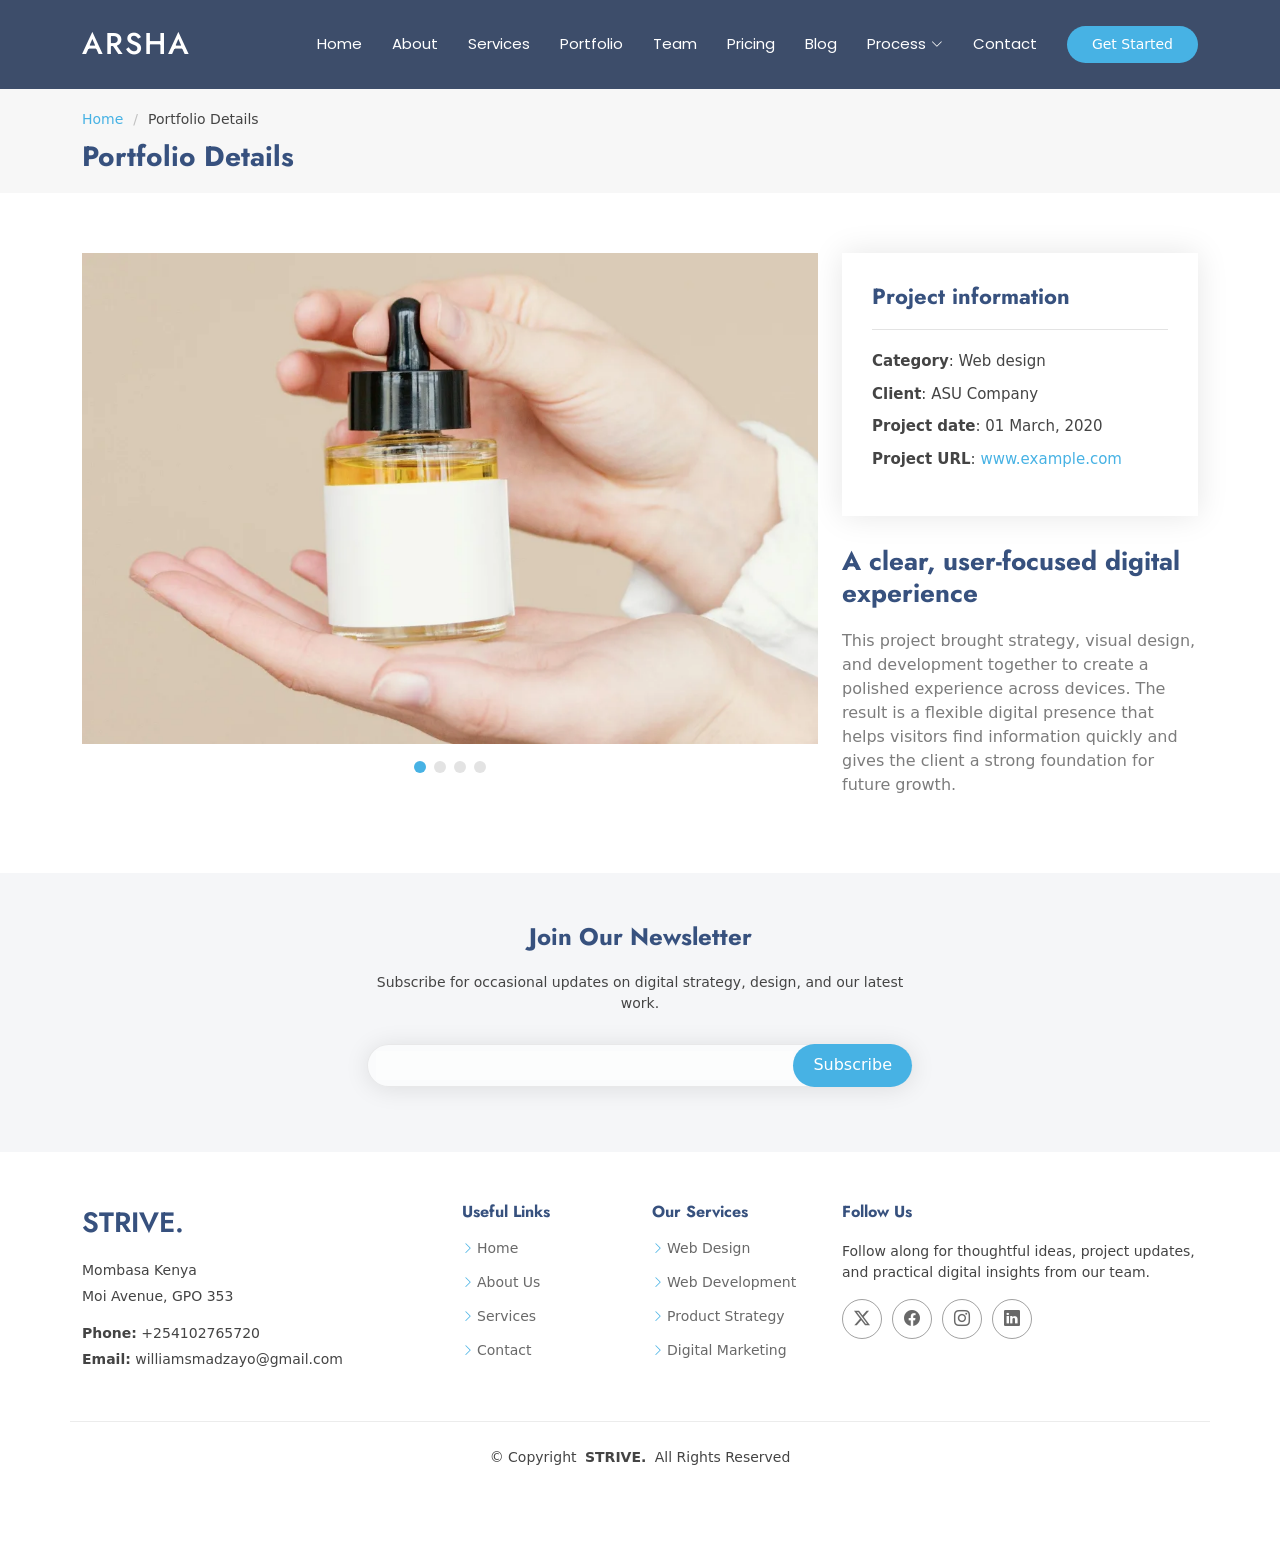
<file: portfolio-details.html>
<!DOCTYPE html>
<html lang="en">

<head>
  <meta charset="utf-8">
  <meta content="width=device-width, initial-scale=1.0" name="viewport">
  <title>Portfolio Details - Arsha Bootstrap Template</title>
  <meta name="description" content="">
  <meta name="keywords" content="">

  <link href="assets/img/favicon.svg" rel="icon" type="image/svg+xml">

  <!-- Fonts -->
  <link href="https://fonts.googleapis.com" rel="preconnect">
  <link href="https://fonts.gstatic.com" rel="preconnect" crossorigin>
  <link
    href="https://fonts.googleapis.com/css2?family=Open+Sans:ital,wght@0,300;0,400;0,500;0,600;0,700;0,800;1,300;1,400;1,500;1,600;1,700;1,800&family=Poppins:ital,wght@0,100;0,200;0,300;0,400;0,500;0,600;0,700;0,800;0,900;1,100;1,200;1,300;1,400;1,500;1,600;1,700;1,800;1,900&family=Jost:ital,wght@0,100;0,200;0,300;0,400;0,500;0,600;0,700;0,800;0,900;1,100;1,200;1,300;1,400;1,500;1,600;1,700;1,800;1,900&display=swap"
    rel="stylesheet">

  <!-- Vendor CSS Files -->
  <link href="assets/vendor/bootstrap/css/bootstrap.min.css" rel="stylesheet">
  <link href="assets/vendor/bootstrap-icons/bootstrap-icons.css" rel="stylesheet">
  <link href="assets/vendor/aos/aos.css" rel="stylesheet">
  <link href="assets/vendor/glightbox/css/glightbox.min.css" rel="stylesheet">
  <link href="assets/vendor/swiper/swiper-bundle.min.css" rel="stylesheet">

  <!-- Main CSS File -->
  <link href="assets/css/main.css" rel="stylesheet">

  <!-- =======================================================
  * Template Name: Arsha
  * Template URL: https://bootstrapmade.com/arsha-free-bootstrap-html-template-corporate/
  * Updated: Feb 22 2025 with Bootstrap v5.3.3
  * Author: BootstrapMade.com
  * License: https://bootstrapmade.com/license/
  ======================================================== -->
</head>

<body class="portfolio-details-page">

  <header id="header" class="header d-flex align-items-center sticky-top">
    <div class="container-fluid container-xl position-relative d-flex align-items-center">

      <a href="index.html" class="logo d-flex align-items-center me-auto">
        <!-- Uncomment the line below if you also wish to use an image logo -->
        <!-- <img src="assets/img/logo.webp" alt=""> -->
        <h1 class="sitename">Arsha</h1>
      </a>

      <nav id="navmenu" class="navmenu">
        <ul>
          <li><a href="#hero">Home</a></li>
          <li><a href="#about">About</a></li>
          <li><a href="#services">Services</a></li>
          <li><a href="#portfolio">Portfolio</a></li>
          <li><a href="#team">Team</a></li>
          <li><a href="#pricing">Pricing</a></li>
          <li><a href="blog.html">Blog</a></li>
          <li class="dropdown"><a href="process.html"><span>Process</span> <i
                class="bi bi-chevron-down toggle-dropdown"></i></a>
            <ul>
              <li><a href="process.html#research-analysis">Research & Analysis</a></li>
              <!-- <li class="dropdown"><a href="#"><span>Deep Dropdown</span> <i class="bi bi-chevron-down toggle-dropdown"></i></a>
                <ul>
                  <li><a href="#">Deep Dropdown 1</a></li>
                  <li><a href="#">Deep Dropdown 2</a></li>
                  <li><a href="#">Deep Dropdown 3</a></li>
                  <li><a href="#">Deep Dropdown 4</a></li>
                  <li><a href="#">Deep Dropdown 5</a></li>
                </ul>
              </li> -->
              <li><a href="process.html#design-planning">Design & Planning</a></li>
              <li><a href="process.html#development-launch">Development & Launch</a></li>
            </ul>
          </li>
          <li><a href="#contact">Contact</a></li>
        </ul>
        <i class="mobile-nav-toggle d-xl-none bi bi-list"></i>
      </nav>

      <a class="btn-getstarted" href="#about">Get Started</a>

    </div>
  </header>

  <main class="main">

    <!-- Page Title -->
    <div class="page-title" data-aos="fade">
      <div class="container">
        <nav class="breadcrumbs">
          <ol>
            <li><a href="index.html">Home</a></li>
            <li class="current">Portfolio Details</li>
          </ol>
        </nav>
        <h1>Portfolio Details</h1>
      </div>
    </div><!-- End Page Title -->

    <!-- Portfolio Details Section -->
    <section id="portfolio-details" class="portfolio-details section">

      <div class="container" data-aos="fade-up" data-aos-delay="100">

        <div class="row gy-4">

          <div class="col-lg-8">
            <div class="portfolio-details-slider swiper init-swiper">

              <script type="application/json" class="swiper-config">
                {
                  "loop": true,
                  "speed": 600,
                  "autoplay": {
                    "delay": 5000
                  },
                  "slidesPerView": "auto",
                  "pagination": {
                    "el": ".swiper-pagination",
                    "type": "bullets",
                    "clickable": true
                  }
                }
              </script>

              <div class="swiper-wrapper align-items-center">

                <div class="swiper-slide">
                  <img src="assets/img/portfolio/portfolio-1.webp" alt="">
                </div>

                <div class="swiper-slide">
                  <img src="assets/img/portfolio/portfolio-10.webp" alt="">
                </div>

                <div class="swiper-slide">
                  <img src="assets/img/portfolio/portfolio-7.webp" alt="">
                </div>

                <div class="swiper-slide">
                  <img src="assets/img/portfolio/portfolio-4.webp" alt="">
                </div>

              </div>
              <div class="swiper-pagination"></div>
            </div>
          </div>

          <div class="col-lg-4">
            <div class="portfolio-info" data-aos="fade-up" data-aos-delay="200">
              <h3>Project information</h3>
              <ul>
                <li><strong>Category</strong>: Web design</li>
                <li><strong>Client</strong>: ASU Company</li>
                <li><strong>Project date</strong>: 01 March, 2020</li>
                <li><strong>Project URL</strong>: <a href="#">www.example.com</a></li>
              </ul>
            </div>
            <div class="portfolio-description" data-aos="fade-up" data-aos-delay="300">
              <h2>A clear, user-focused digital experience</h2>
              <p>
                This project brought strategy, visual design, and development together to create a polished experience
                across devices. The result is a flexible digital presence that helps visitors find information quickly
                and gives the client a strong foundation for future growth.
              </p>
            </div>
          </div>

        </div>

      </div>

    </section><!-- /Portfolio Details Section -->

  </main>

  <footer id="footer" class="footer">

    <div class="footer-newsletter">
      <div class="container">
        <div class="row justify-content-center text-center">
          <div class="col-lg-6">
            <h4>Join Our Newsletter</h4>
            <p>Subscribe for occasional updates on digital strategy, design, and our latest work.</p>
            <form action="forms/newsletter.php" method="post" class="php-email-form">
              <div class="newsletter-form"><input type="email" name="email" aria-label="Email address"><input
                  type="submit" value="Subscribe"></div>
              <div class="loading">Loading</div>
              <div class="error-message"></div>
              <div class="sent-message">Your subscription request has been sent. Thank you!</div>
            </form>
          </div>
        </div>
      </div>
    </div>

    <div class="container footer-top">
      <div class="row gy-4">
        <div class="col-lg-4 col-md-6 footer-about">
          <a href="index.html" class="d-flex align-items-center">
            <span class="sitename">STRIVE.</span>
          </a>
          <div class="footer-contact pt-3">
            <p>Mombasa Kenya</p>
            <p>Moi Avenue, GPO 353</p>
            <p class="mt-3"><strong>Phone:</strong> <span>+254102765720</span></p>
            <p><strong>Email:</strong> <span>williamsmadzayo@gmail.com</span></p>
          </div>
        </div>

        <div class="col-lg-2 col-md-3 footer-links">
          <h4>Useful Links</h4>
          <ul>
            <li><i class="bi bi-chevron-right"></i> <a href="index.html#hero">Home</a></li>
            <li><i class="bi bi-chevron-right"></i> <a href="index.html#about">About Us</a></li>
            <li><i class="bi bi-chevron-right"></i> <a href="index.html#services">Services</a></li>
            <li><i class="bi bi-chevron-right"></i> <a href="index.html#contact">Contact</a></li>
          </ul>
        </div>

        <div class="col-lg-2 col-md-3 footer-links">
          <h4>Our Services</h4>
          <ul>
            <li><i class="bi bi-chevron-right"></i> <a href="index.html#services">Web Design</a></li>
            <li><i class="bi bi-chevron-right"></i> <a href="index.html#services">Web Development</a></li>
            <li><i class="bi bi-chevron-right"></i> <a href="index.html#services">Product Strategy</a></li>
            <li><i class="bi bi-chevron-right"></i> <a href="index.html#services">Digital Marketing</a></li>
          </ul>
        </div>

        <div class="col-lg-4 col-md-12">
          <h4>Follow Us</h4>
          <p>Follow along for thoughtful ideas, project updates, and practical digital insights from our team.</p>
          <div class="social-links d-flex">
            <a href="#" aria-label="Follow Strive on X"><i class="bi bi-twitter-x"></i></a>
            <a href="#" aria-label="Follow Strive on Facebook"><i class="bi bi-facebook"></i></a>
            <a href="#" aria-label="Follow Strive on Instagram"><i class="bi bi-instagram"></i></a>
            <a href="#" aria-label="Follow Strive on LinkedIn"><i class="bi bi-linkedin"></i></a>
          </div>
        </div>
      </div>
    </div>

    <div class="container copyright text-center mt-4">
      <p>© <span>Copyright</span> <strong class="px-1 sitename">STRIVE.</strong> <span>All Rights Reserved</span></p>
    </div>

  </footer>

  <!-- Scroll Top -->
  <a href="#" id="scroll-top" class="scroll-top d-flex align-items-center justify-content-center"><i
      class="bi bi-arrow-up-short"></i></a>

  <!-- Preloader -->
  <div id="preloader"></div>

  <!-- Vendor JS Files -->
  <script src="assets/vendor/bootstrap/js/bootstrap.bundle.min.js"></script>
  <script src="assets/vendor/php-email-form/validate.js"></script>
  <script src="assets/vendor/aos/aos.js"></script>
  <script src="assets/vendor/glightbox/js/glightbox.min.js"></script>
  <script src="assets/vendor/swiper/swiper-bundle.min.js"></script>
  <script src="assets/vendor/waypoints/noframework.waypoints.js"></script>
  <script src="assets/vendor/imagesloaded/imagesloaded.pkgd.min.js"></script>
  <script src="assets/vendor/isotope-layout/isotope.pkgd.min.js"></script>

  <!-- Main JS File -->
  <script src="assets/js/main.js"></script>

</body>

</html>
</file>
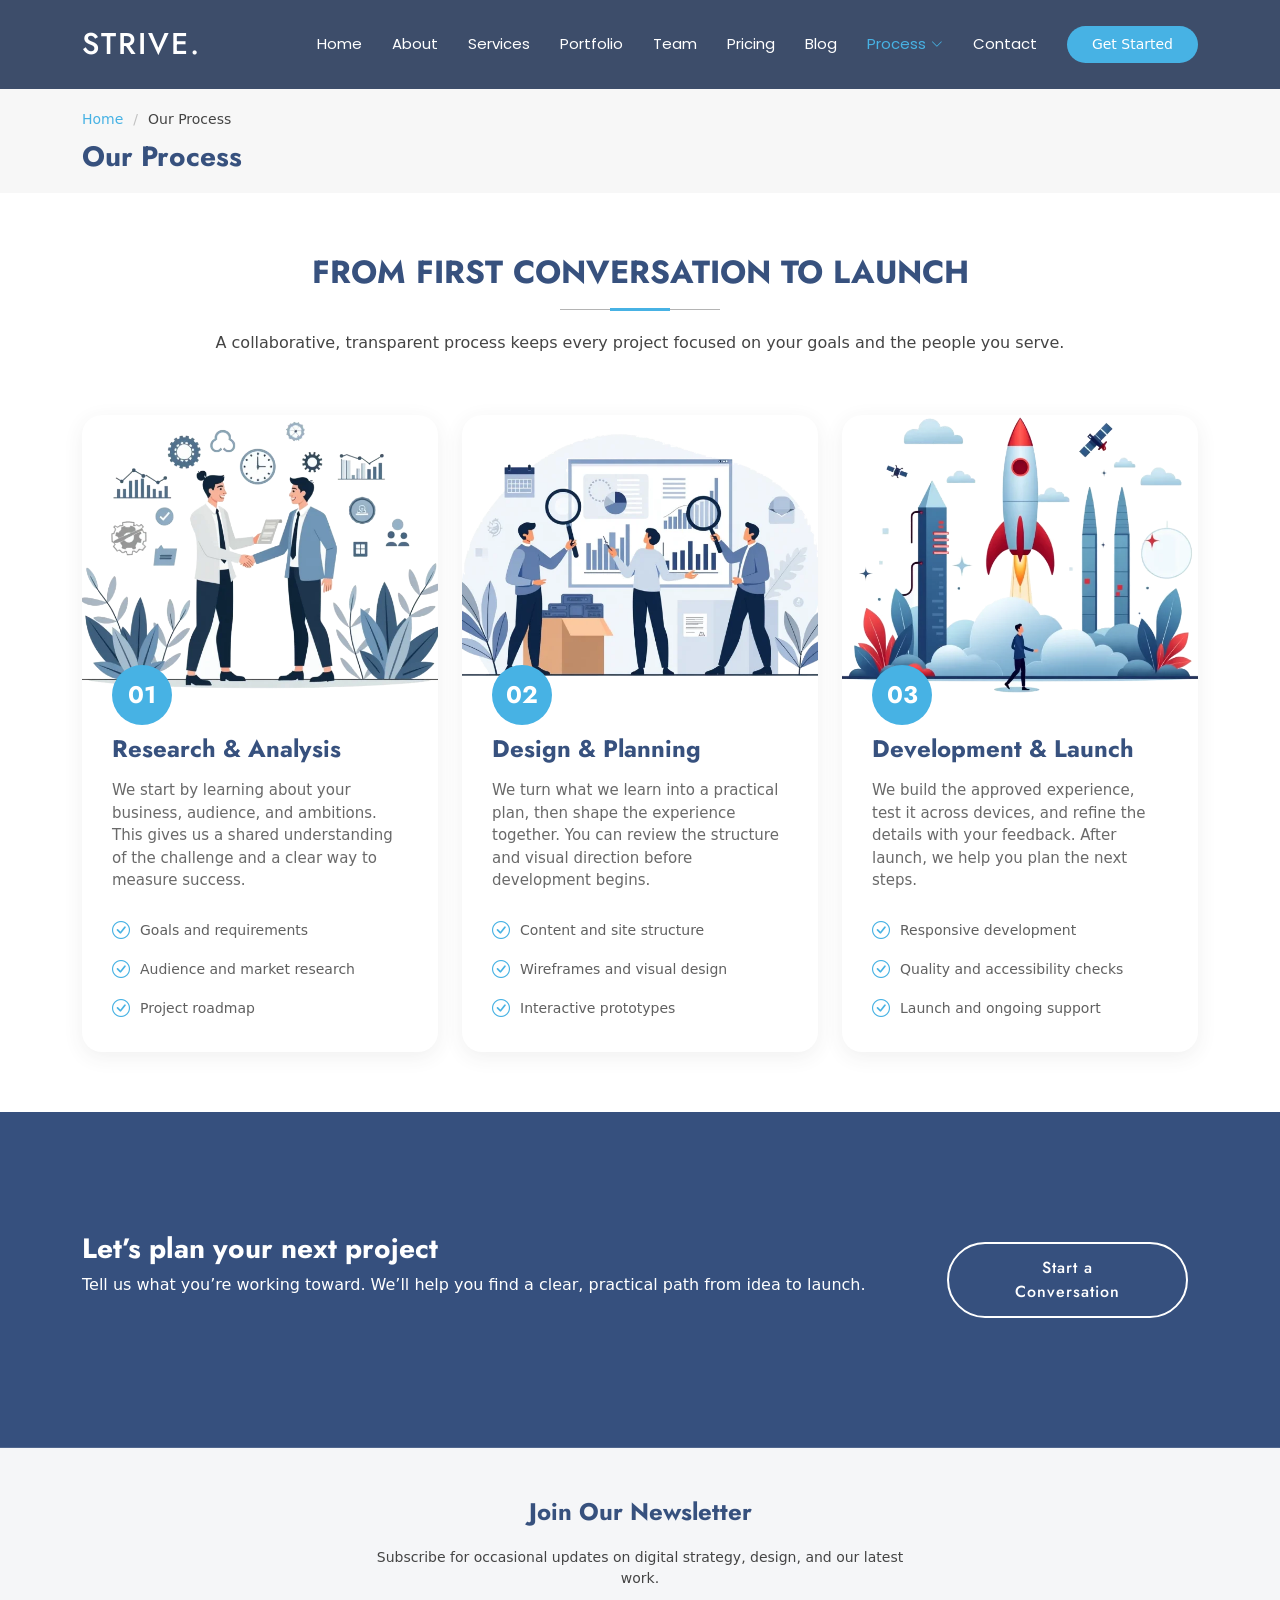
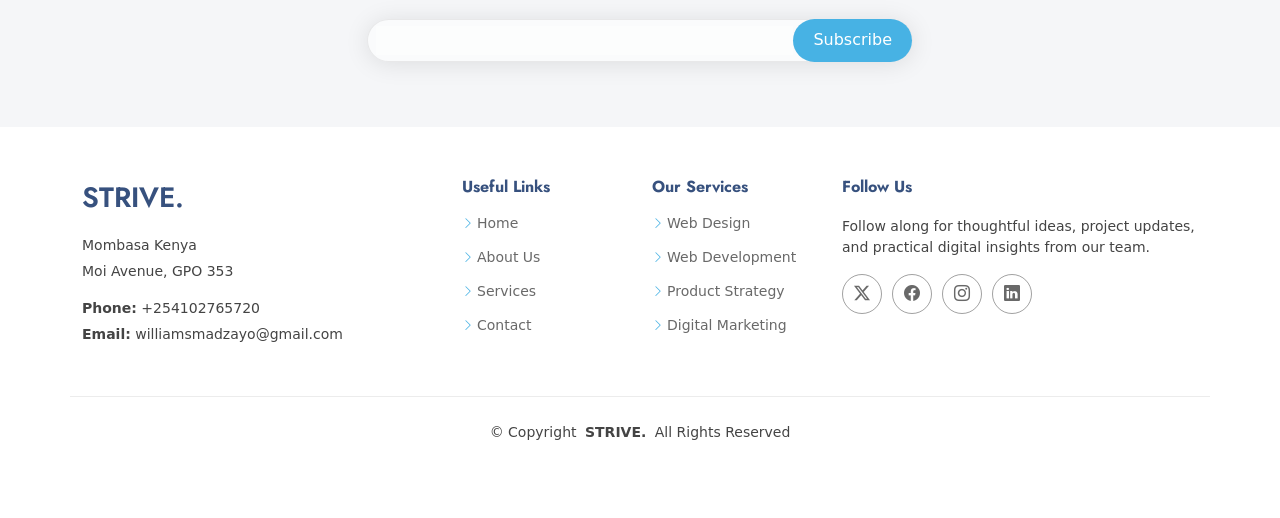
<file: process.html>
<!DOCTYPE html>
<html lang="en">

<head>
  <meta charset="utf-8">
  <meta content="width=device-width, initial-scale=1.0" name="viewport">
  <title>Our Process - Strive</title>
  <meta name="description" content="See how Strive takes digital projects from research and planning through design, development, and launch.">
  <meta name="keywords" content="Strive, work process, web design, web development">

  <link href="assets/img/favicon.svg" rel="icon" type="image/svg+xml">

  <link href="https://fonts.googleapis.com" rel="preconnect">
  <link href="https://fonts.gstatic.com" rel="preconnect" crossorigin>
  <link href="https://fonts.googleapis.com/css2?family=Open+Sans:ital,wght@0,300;0,400;0,500;0,600;0,700;0,800;1,300;1,400;1,500;1,600;1,700;1,800&family=Poppins:ital,wght@0,100;0,200;0,300;0,400;0,500;0,600;0,700;0,800;0,900;1,100;1,200;1,300;1,400;1,500;1,600;1,700;1,800;1,900&family=Jost:ital,wght@0,100;0,200;0,300;0,400;0,500;0,600;0,700;0,800;0,900;1,100;1,200;1,300;1,400;1,500;1,600;1,700;1,800;1,900&display=swap" rel="stylesheet">

  <link href="assets/vendor/bootstrap/css/bootstrap.min.css" rel="stylesheet">
  <link href="assets/vendor/bootstrap-icons/bootstrap-icons.css" rel="stylesheet">
  <link href="assets/vendor/aos/aos.css" rel="stylesheet">
  <link href="assets/vendor/glightbox/css/glightbox.min.css" rel="stylesheet">
  <link href="assets/vendor/swiper/swiper-bundle.min.css" rel="stylesheet">
  <link href="assets/css/main.css" rel="stylesheet">
</head>

<body class="process-page">

  <header id="header" class="header d-flex align-items-center sticky-top">
    <div class="container-fluid container-xl position-relative d-flex align-items-center">

      <a href="index.html" class="logo d-flex align-items-center me-auto">
        <h1 class="sitename">Strive.</h1>
      </a>

      <nav id="navmenu" class="navmenu">
        <ul>
          <li><a href="index.html#hero">Home</a></li>
          <li><a href="index.html#about">About</a></li>
          <li><a href="index.html#services">Services</a></li>
          <li><a href="index.html#portfolio">Portfolio</a></li>
          <li><a href="index.html#team">Team</a></li>
          <li><a href="index.html#pricing">Pricing</a></li>
          <li><a href="blog.html">Blog</a></li>
          <li class="dropdown">
            <a href="#work-process" class="active"><span>Process</span> <i class="bi bi-chevron-down toggle-dropdown"></i></a>
            <ul>
              <li><a href="#research-analysis">Research &amp; Analysis</a></li>
              <li><a href="#design-planning">Design &amp; Planning</a></li>
              <li><a href="#development-launch">Development &amp; Launch</a></li>
            </ul>
          </li>
          <li><a href="index.html#contact">Contact</a></li>
        </ul>
        <i class="mobile-nav-toggle d-xl-none bi bi-list"></i>
      </nav>

      <a class="btn-getstarted" href="index.html#contact">Get Started</a>

    </div>
  </header>

  <main class="main">

    <div class="page-title" data-aos="fade">
      <div class="container">
        <nav class="breadcrumbs">
          <ol>
            <li><a href="index.html">Home</a></li>
            <li class="current">Our Process</li>
          </ol>
        </nav>
        <h1>Our Process</h1>
      </div>
    </div>

    <section id="work-process" class="work-process section">
      <div class="container section-title" data-aos="fade-up">
        <h2>From First Conversation to Launch</h2>
        <p>A collaborative, transparent process keeps every project focused on your goals and the people you serve.</p>
      </div>

      <div class="container" data-aos="fade-up" data-aos-delay="100">
        <div class="row gy-5">

          <div class="col-lg-4" id="research-analysis" data-aos="fade-up" data-aos-delay="200">
            <div class="steps-item">
              <div class="steps-image">
                <img src="assets/img/steps/steps-1.webp" alt="Team researching customer needs and project goals" class="img-fluid" loading="lazy">
              </div>
              <div class="steps-content">
                <div class="steps-number">01</div>
                <h3>Research &amp; Analysis</h3>
                <p>We start by learning about your business, audience, and ambitions. This gives us a shared understanding of the challenge and a clear way to measure success.</p>
                <div class="steps-features">
                  <div class="feature-item">
                    <i class="bi bi-check-circle"></i>
                    <span>Goals and requirements</span>
                  </div>
                  <div class="feature-item">
                    <i class="bi bi-check-circle"></i>
                    <span>Audience and market research</span>
                  </div>
                  <div class="feature-item">
                    <i class="bi bi-check-circle"></i>
                    <span>Project roadmap</span>
                  </div>
                </div>
              </div>
            </div>
          </div>

          <div class="col-lg-4" id="design-planning" data-aos="fade-up" data-aos-delay="300">
            <div class="steps-item">
              <div class="steps-image">
                <img src="assets/img/steps/steps-2.webp" alt="Planning a website design and user experience" class="img-fluid" loading="lazy">
              </div>
              <div class="steps-content">
                <div class="steps-number">02</div>
                <h3>Design &amp; Planning</h3>
                <p>We turn what we learn into a practical plan, then shape the experience together. You can review the structure and visual direction before development begins.</p>
                <div class="steps-features">
                  <div class="feature-item">
                    <i class="bi bi-check-circle"></i>
                    <span>Content and site structure</span>
                  </div>
                  <div class="feature-item">
                    <i class="bi bi-check-circle"></i>
                    <span>Wireframes and visual design</span>
                  </div>
                  <div class="feature-item">
                    <i class="bi bi-check-circle"></i>
                    <span>Interactive prototypes</span>
                  </div>
                </div>
              </div>
            </div>
          </div>

          <div class="col-lg-4" id="development-launch" data-aos="fade-up" data-aos-delay="400">
            <div class="steps-item">
              <div class="steps-image">
                <img src="assets/img/steps/steps-3.webp" alt="Building and preparing a digital project for launch" class="img-fluid" loading="lazy">
              </div>
              <div class="steps-content">
                <div class="steps-number">03</div>
                <h3>Development &amp; Launch</h3>
                <p>We build the approved experience, test it across devices, and refine the details with your feedback. After launch, we help you plan the next steps.</p>
                <div class="steps-features">
                  <div class="feature-item">
                    <i class="bi bi-check-circle"></i>
                    <span>Responsive development</span>
                  </div>
                  <div class="feature-item">
                    <i class="bi bi-check-circle"></i>
                    <span>Quality and accessibility checks</span>
                  </div>
                  <div class="feature-item">
                    <i class="bi bi-check-circle"></i>
                    <span>Launch and ongoing support</span>
                  </div>
                </div>
              </div>
            </div>
          </div>

        </div>
      </div>
    </section>

    <section class="call-to-action section dark-background">
      <img src="assets/img/bg/bg-8.webp" alt="" loading="lazy">
      <div class="container">
        <div class="row" data-aos="zoom-in" data-aos-delay="100">
          <div class="col-xl-9 text-center text-xl-start">
            <h3>Let’s plan your next project</h3>
            <p>Tell us what you’re working toward. We’ll help you find a clear, practical path from idea to launch.</p>
          </div>
          <div class="col-xl-3 cta-btn-container text-center">
            <a class="cta-btn align-middle" href="index.html#contact">Start a Conversation</a>
          </div>
        </div>
      </div>
    </section>

  </main>

  <footer id="footer" class="footer">

    <div class="footer-newsletter">
      <div class="container">
        <div class="row justify-content-center text-center">
          <div class="col-lg-6">
            <h4>Join Our Newsletter</h4>
            <p>Subscribe for occasional updates on digital strategy, design, and our latest work.</p>
            <form action="forms/newsletter.php" method="post" class="php-email-form">
              <div class="newsletter-form"><input type="email" name="email" aria-label="Email address"><input type="submit" value="Subscribe"></div>
              <div class="loading">Loading</div>
              <div class="error-message"></div>
              <div class="sent-message">Your subscription request has been sent. Thank you!</div>
            </form>
          </div>
        </div>
      </div>
    </div>

    <div class="container footer-top">
      <div class="row gy-4">
        <div class="col-lg-4 col-md-6 footer-about">
          <a href="index.html" class="d-flex align-items-center">
            <span class="sitename">STRIVE.</span>
          </a>
          <div class="footer-contact pt-3">
            <p>Mombasa Kenya</p>
            <p>Moi Avenue, GPO 353</p>
            <p class="mt-3"><strong>Phone:</strong> <span>+254102765720</span></p>
            <p><strong>Email:</strong> <span>williamsmadzayo@gmail.com</span></p>
          </div>
        </div>

        <div class="col-lg-2 col-md-3 footer-links">
          <h4>Useful Links</h4>
          <ul>
            <li><i class="bi bi-chevron-right"></i> <a href="index.html#hero">Home</a></li>
            <li><i class="bi bi-chevron-right"></i> <a href="index.html#about">About Us</a></li>
            <li><i class="bi bi-chevron-right"></i> <a href="index.html#services">Services</a></li>
            <li><i class="bi bi-chevron-right"></i> <a href="index.html#contact">Contact</a></li>
          </ul>
        </div>

        <div class="col-lg-2 col-md-3 footer-links">
          <h4>Our Services</h4>
          <ul>
            <li><i class="bi bi-chevron-right"></i> <a href="index.html#services">Web Design</a></li>
            <li><i class="bi bi-chevron-right"></i> <a href="index.html#services">Web Development</a></li>
            <li><i class="bi bi-chevron-right"></i> <a href="index.html#services">Product Strategy</a></li>
            <li><i class="bi bi-chevron-right"></i> <a href="index.html#services">Digital Marketing</a></li>
          </ul>
        </div>

        <div class="col-lg-4 col-md-12">
          <h4>Follow Us</h4>
          <p>Follow along for thoughtful ideas, project updates, and practical digital insights from our team.</p>
          <div class="social-links d-flex">
            <a href="#" aria-label="Follow Strive on X"><i class="bi bi-twitter-x"></i></a>
            <a href="#" aria-label="Follow Strive on Facebook"><i class="bi bi-facebook"></i></a>
            <a href="#" aria-label="Follow Strive on Instagram"><i class="bi bi-instagram"></i></a>
            <a href="#" aria-label="Follow Strive on LinkedIn"><i class="bi bi-linkedin"></i></a>
          </div>
        </div>
      </div>
    </div>

    <div class="container copyright text-center mt-4">
      <p>© <span>Copyright</span> <strong class="px-1 sitename">STRIVE.</strong> <span>All Rights Reserved</span></p>
    </div>

  </footer>

  <a href="#" id="scroll-top" class="scroll-top d-flex align-items-center justify-content-center"><i class="bi bi-arrow-up-short"></i></a>
  <div id="preloader"></div>

  <script src="assets/vendor/bootstrap/js/bootstrap.bundle.min.js"></script>
  <script src="assets/vendor/php-email-form/validate.js"></script>
  <script src="assets/vendor/aos/aos.js"></script>
  <script src="assets/vendor/glightbox/js/glightbox.min.js"></script>
  <script src="assets/vendor/swiper/swiper-bundle.min.js"></script>
  <script src="assets/vendor/waypoints/noframework.waypoints.js"></script>
  <script src="assets/vendor/imagesloaded/imagesloaded.pkgd.min.js"></script>
  <script src="assets/vendor/isotope-layout/isotope.pkgd.min.js"></script>
  <script src="assets/js/main.js"></script>

</body>

</html>
</file>
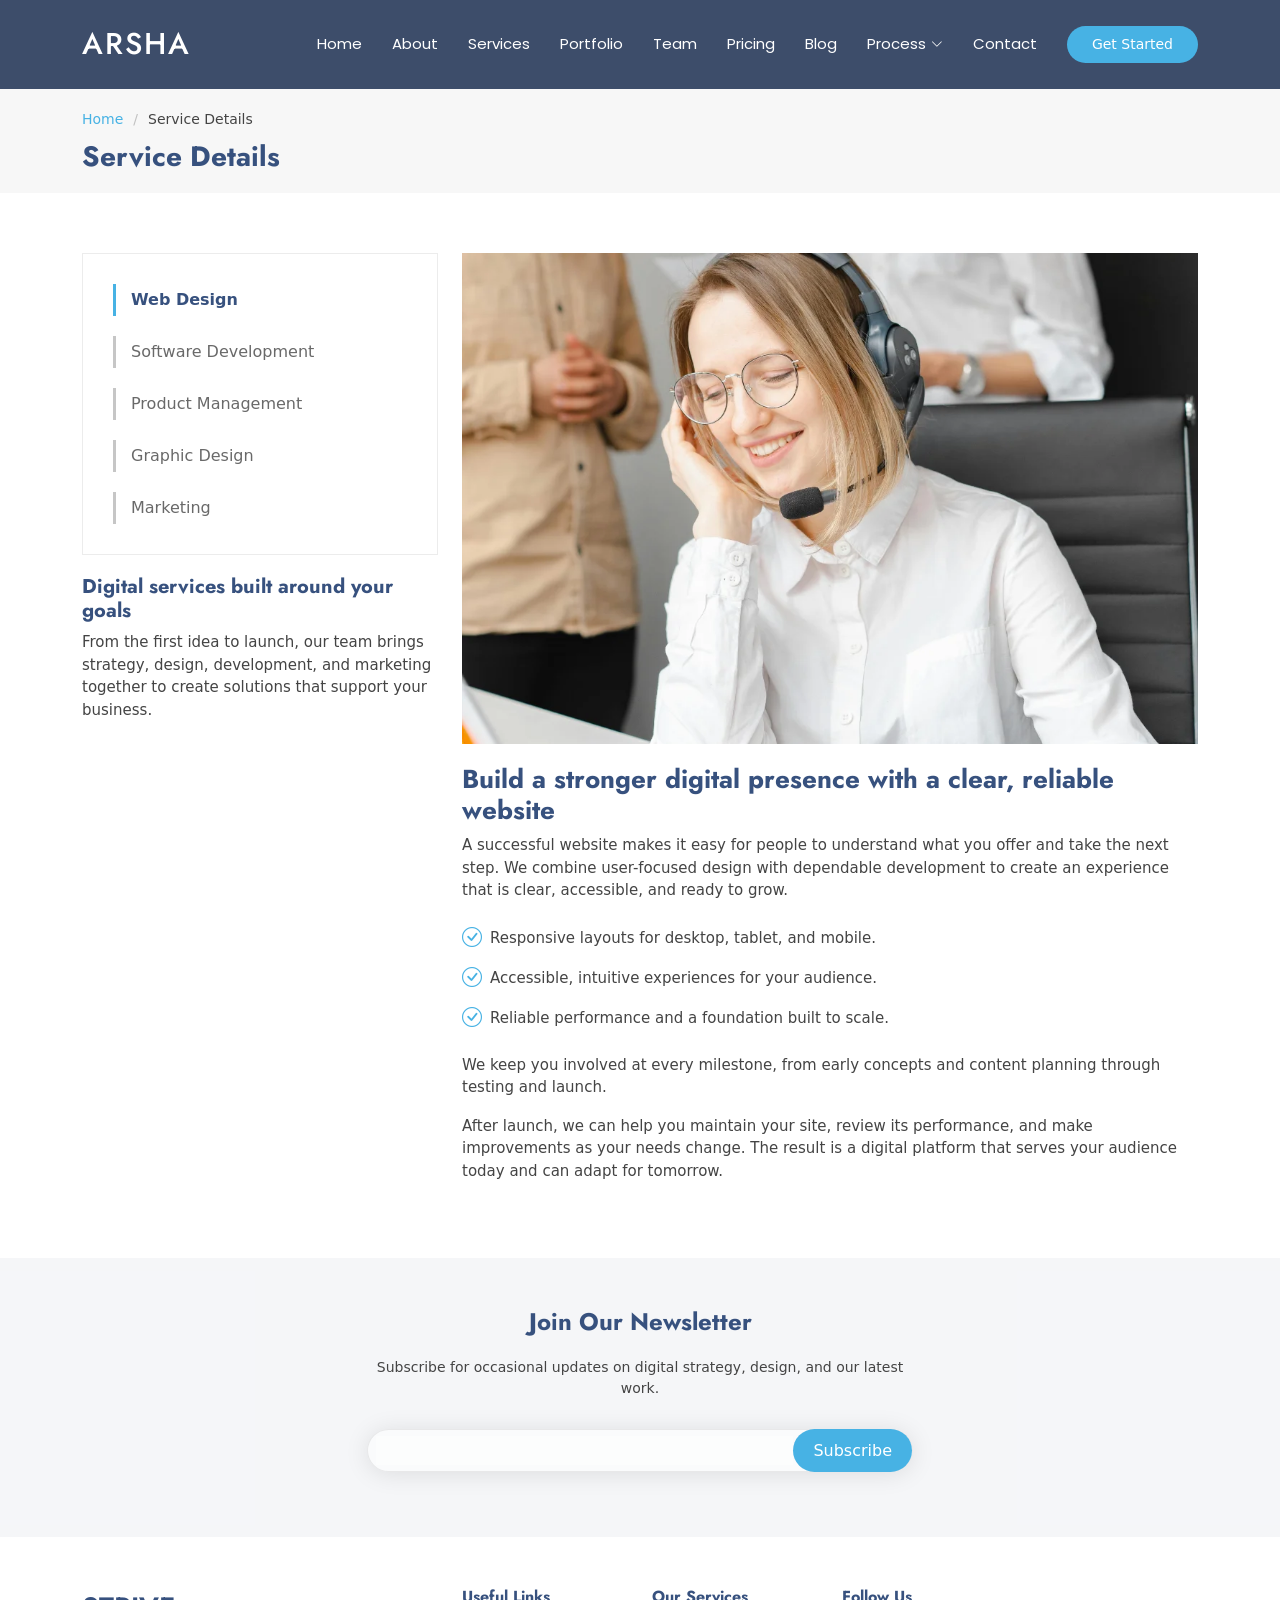
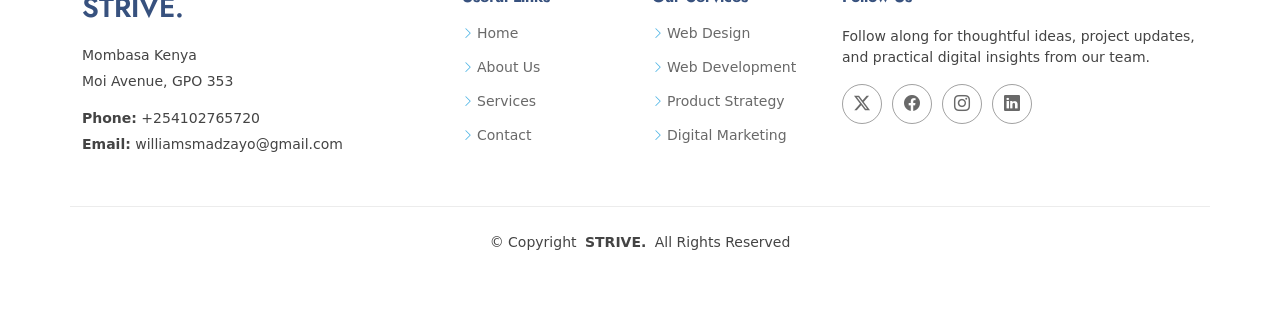
<file: service-details.html>
<!DOCTYPE html>
<html lang="en">

<head>
  <meta charset="utf-8">
  <meta content="width=device-width, initial-scale=1.0" name="viewport">
  <title>Service Details - Arsha Bootstrap Template</title>
  <meta name="description" content="">
  <meta name="keywords" content="">

  <link href="assets/img/favicon.svg" rel="icon" type="image/svg+xml">

  <!-- Fonts -->
  <link href="https://fonts.googleapis.com" rel="preconnect">
  <link href="https://fonts.gstatic.com" rel="preconnect" crossorigin>
  <link
    href="https://fonts.googleapis.com/css2?family=Open+Sans:ital,wght@0,300;0,400;0,500;0,600;0,700;0,800;1,300;1,400;1,500;1,600;1,700;1,800&family=Poppins:ital,wght@0,100;0,200;0,300;0,400;0,500;0,600;0,700;0,800;0,900;1,100;1,200;1,300;1,400;1,500;1,600;1,700;1,800;1,900&family=Jost:ital,wght@0,100;0,200;0,300;0,400;0,500;0,600;0,700;0,800;0,900;1,100;1,200;1,300;1,400;1,500;1,600;1,700;1,800;1,900&display=swap"
    rel="stylesheet">

  <!-- Vendor CSS Files -->
  <link href="assets/vendor/bootstrap/css/bootstrap.min.css" rel="stylesheet">
  <link href="assets/vendor/bootstrap-icons/bootstrap-icons.css" rel="stylesheet">
  <link href="assets/vendor/aos/aos.css" rel="stylesheet">
  <link href="assets/vendor/glightbox/css/glightbox.min.css" rel="stylesheet">
  <link href="assets/vendor/swiper/swiper-bundle.min.css" rel="stylesheet">

  <!-- Main CSS File -->
  <link href="assets/css/main.css" rel="stylesheet">

  <!-- =======================================================
  * Template Name: Arsha
  * Template URL: https://bootstrapmade.com/arsha-free-bootstrap-html-template-corporate/
  * Updated: Feb 22 2025 with Bootstrap v5.3.3
  * Author: BootstrapMade.com
  * License: https://bootstrapmade.com/license/
  ======================================================== -->
</head>

<body class="service-details-page">

  <header id="header" class="header d-flex align-items-center sticky-top">
    <div class="container-fluid container-xl position-relative d-flex align-items-center">

      <a href="index.html" class="logo d-flex align-items-center me-auto">
        <!-- Uncomment the line below if you also wish to use an image logo -->
        <!-- <img src="assets/img/logo.webp" alt=""> -->
        <h1 class="sitename">Arsha</h1>
      </a>

      <nav id="navmenu" class="navmenu">
        <ul>
          <li><a href="#hero">Home</a></li>
          <li><a href="#about">About</a></li>
          <li><a href="#services">Services</a></li>
          <li><a href="#portfolio">Portfolio</a></li>
          <li><a href="#team">Team</a></li>
          <li><a href="#pricing">Pricing</a></li>
          <li><a href="blog.html">Blog</a></li>
          <li class="dropdown"><a href="process.html"><span>Process</span> <i
                class="bi bi-chevron-down toggle-dropdown"></i></a>
            <ul>
              <li><a href="process.html#research-analysis">Research & Analysis</a></li>
              <!-- <li class="dropdown"><a href="#"><span>Deep Dropdown</span> <i class="bi bi-chevron-down toggle-dropdown"></i></a>
                <ul>
                  <li><a href="#">Deep Dropdown 1</a></li>
                  <li><a href="#">Deep Dropdown 2</a></li>
                  <li><a href="#">Deep Dropdown 3</a></li>
                  <li><a href="#">Deep Dropdown 4</a></li>
                  <li><a href="#">Deep Dropdown 5</a></li>
                </ul>
              </li> -->
              <li><a href="process.html#design-planning">Design & Planning</a></li>
              <li><a href="process.html#development-launch">Development & Launch</a></li>
            </ul>
          </li>
          <li><a href="#contact">Contact</a></li>
        </ul>
        <i class="mobile-nav-toggle d-xl-none bi bi-list"></i>
      </nav>

      <a class="btn-getstarted" href="#about">Get Started</a>

    </div>
  </header>

  <main class="main">

    <!-- Page Title -->
    <div class="page-title" data-aos="fade">
      <div class="container">
        <nav class="breadcrumbs">
          <ol>
            <li><a href="index.html">Home</a></li>
            <li class="current">Service Details</li>
          </ol>
        </nav>
        <h1>Service Details</h1>
      </div>
    </div><!-- End Page Title -->

    <!-- Service Details Section -->
    <section id="service-details" class="service-details section">

      <div class="container">

        <div class="row gy-4">

          <div class="col-lg-4" data-aos="fade-up" data-aos-delay="100">
            <div class="services-list">
              <a href="#" class="active">Web Design</a>
              <a href="#">Software Development</a>
              <a href="#">Product Management</a>
              <a href="#">Graphic Design</a>
              <a href="#">Marketing</a>
            </div>

            <h4>Digital services built around your goals</h4>
            <p>From the first idea to launch, our team brings strategy, design, development, and marketing together to
              create solutions that support your business.</p>
          </div>

          <div class="col-lg-8" data-aos="fade-up" data-aos-delay="200">
            <img src="assets/img/services/services-4.webp" alt="" class="img-fluid services-img">
            <h3>Build a stronger digital presence with a clear, reliable website</h3>
            <p>
              A successful website makes it easy for people to understand what you offer and take the next step. We
              combine user-focused design with dependable development to create an experience that is clear, accessible,
              and ready to grow.
            </p>
            <ul>
              <li><i class="bi bi-check-circle"></i> <span>Responsive layouts for desktop, tablet, and mobile.</span>
              </li>
              <li><i class="bi bi-check-circle"></i> <span>Accessible, intuitive experiences for your audience.</span>
              </li>
              <li><i class="bi bi-check-circle"></i> <span>Reliable performance and a foundation built to scale.</span>
              </li>
            </ul>
            <p>
              We keep you involved at every milestone, from early concepts and content planning through testing and
              launch.
            </p>
            <p>
              After launch, we can help you maintain your site, review its performance, and make improvements as your
              needs change. The result is a digital platform that serves your audience today and can adapt for tomorrow.
            </p>
          </div>

        </div>

      </div>

    </section><!-- /Service Details Section -->

  </main>

  <footer id="footer" class="footer">

    <div class="footer-newsletter">
      <div class="container">
        <div class="row justify-content-center text-center">
          <div class="col-lg-6">
            <h4>Join Our Newsletter</h4>
            <p>Subscribe for occasional updates on digital strategy, design, and our latest work.</p>
            <form action="forms/newsletter.php" method="post" class="php-email-form">
              <div class="newsletter-form"><input type="email" name="email" aria-label="Email address"><input
                  type="submit" value="Subscribe"></div>
              <div class="loading">Loading</div>
              <div class="error-message"></div>
              <div class="sent-message">Your subscription request has been sent. Thank you!</div>
            </form>
          </div>
        </div>
      </div>
    </div>

    <div class="container footer-top">
      <div class="row gy-4">
        <div class="col-lg-4 col-md-6 footer-about">
          <a href="index.html" class="d-flex align-items-center">
            <span class="sitename">STRIVE.</span>
          </a>
          <div class="footer-contact pt-3">
            <p>Mombasa Kenya</p>
            <p>Moi Avenue, GPO 353</p>
            <p class="mt-3"><strong>Phone:</strong> <span>+254102765720</span></p>
            <p><strong>Email:</strong> <span>williamsmadzayo@gmail.com</span></p>
          </div>
        </div>

        <div class="col-lg-2 col-md-3 footer-links">
          <h4>Useful Links</h4>
          <ul>
            <li><i class="bi bi-chevron-right"></i> <a href="index.html#hero">Home</a></li>
            <li><i class="bi bi-chevron-right"></i> <a href="index.html#about">About Us</a></li>
            <li><i class="bi bi-chevron-right"></i> <a href="index.html#services">Services</a></li>
            <li><i class="bi bi-chevron-right"></i> <a href="index.html#contact">Contact</a></li>
          </ul>
        </div>

        <div class="col-lg-2 col-md-3 footer-links">
          <h4>Our Services</h4>
          <ul>
            <li><i class="bi bi-chevron-right"></i> <a href="index.html#services">Web Design</a></li>
            <li><i class="bi bi-chevron-right"></i> <a href="index.html#services">Web Development</a></li>
            <li><i class="bi bi-chevron-right"></i> <a href="index.html#services">Product Strategy</a></li>
            <li><i class="bi bi-chevron-right"></i> <a href="index.html#services">Digital Marketing</a></li>
          </ul>
        </div>

        <div class="col-lg-4 col-md-12">
          <h4>Follow Us</h4>
          <p>Follow along for thoughtful ideas, project updates, and practical digital insights from our team.</p>
          <div class="social-links d-flex">
            <a href="#" aria-label="Follow Strive on X"><i class="bi bi-twitter-x"></i></a>
            <a href="#" aria-label="Follow Strive on Facebook"><i class="bi bi-facebook"></i></a>
            <a href="#" aria-label="Follow Strive on Instagram"><i class="bi bi-instagram"></i></a>
            <a href="#" aria-label="Follow Strive on LinkedIn"><i class="bi bi-linkedin"></i></a>
          </div>
        </div>
      </div>
    </div>

    <div class="container copyright text-center mt-4">
      <p>© <span>Copyright</span> <strong class="px-1 sitename">STRIVE.</strong> <span>All Rights Reserved</span></p>
    </div>

  </footer>


  <!-- Scroll Top -->
  <a href="#" id="scroll-top" class="scroll-top d-flex align-items-center justify-content-center"><i
      class="bi bi-arrow-up-short"></i></a>

  <!-- Preloader -->
  <div id="preloader"></div>

  <!-- Vendor JS Files -->
  <script src="assets/vendor/bootstrap/js/bootstrap.bundle.min.js"></script>
  <script src="assets/vendor/php-email-form/validate.js"></script>
  <script src="assets/vendor/aos/aos.js"></script>
  <script src="assets/vendor/glightbox/js/glightbox.min.js"></script>
  <script src="assets/vendor/swiper/swiper-bundle.min.js"></script>
  <script src="assets/vendor/waypoints/noframework.waypoints.js"></script>
  <script src="assets/vendor/imagesloaded/imagesloaded.pkgd.min.js"></script>
  <script src="assets/vendor/isotope-layout/isotope.pkgd.min.js"></script>

  <!-- Main JS File -->
  <script src="assets/js/main.js"></script>

</body>

</html>
</file>
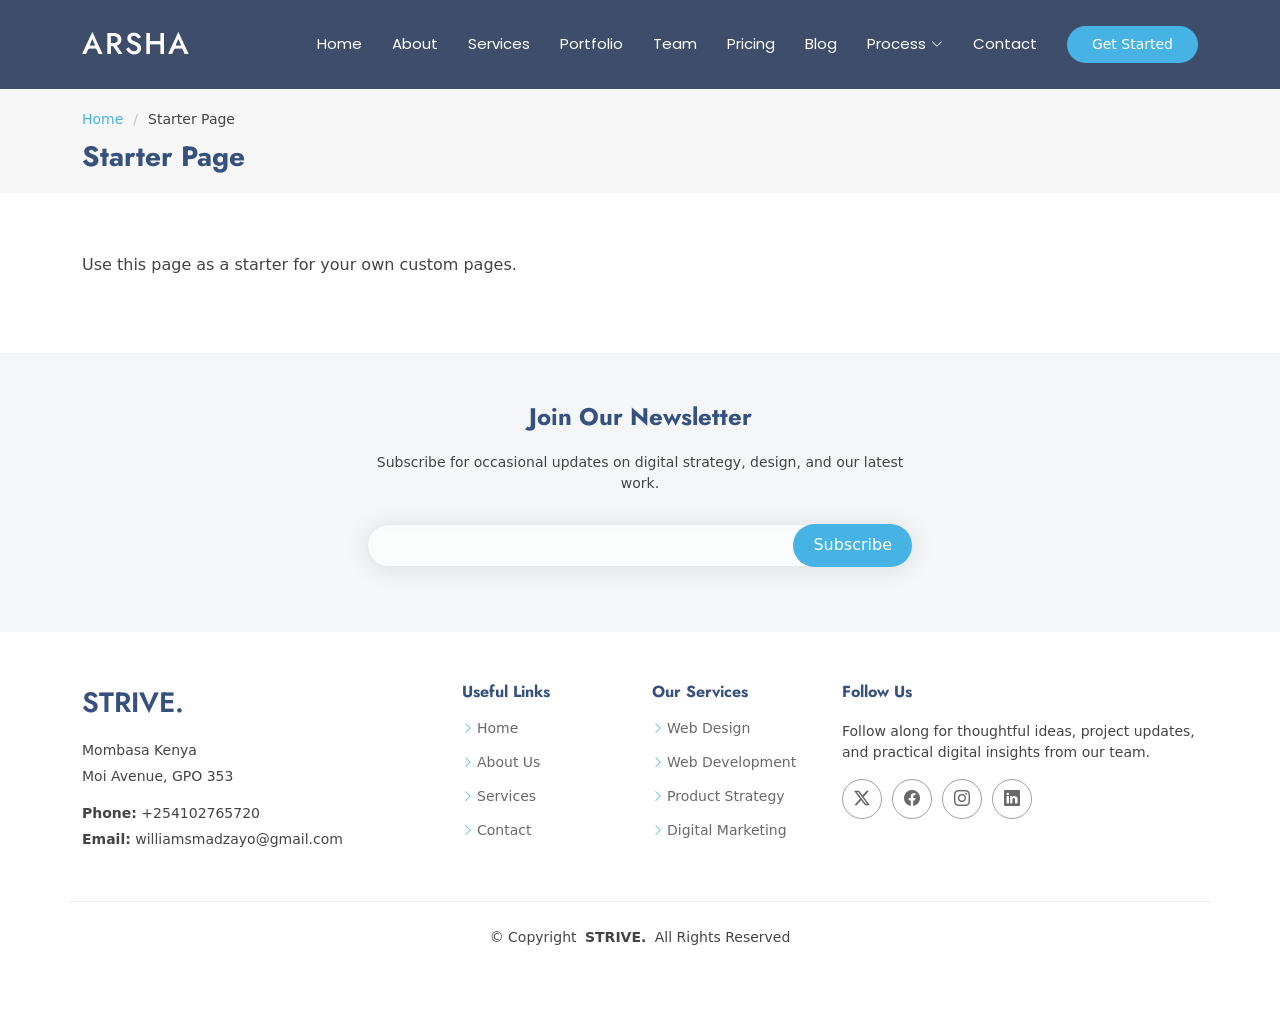
<file: starter-page.html>
<!DOCTYPE html>
<html lang="en">

<head>
  <meta charset="utf-8">
  <meta content="width=device-width, initial-scale=1.0" name="viewport">
  <title>Starter Page - Arsha Bootstrap Template</title>
  <meta name="description" content="">
  <meta name="keywords" content="">

  <link href="assets/img/favicon.svg" rel="icon" type="image/svg+xml">

  <!-- Fonts -->
  <link href="https://fonts.googleapis.com" rel="preconnect">
  <link href="https://fonts.gstatic.com" rel="preconnect" crossorigin>
  <link
    href="https://fonts.googleapis.com/css2?family=Open+Sans:ital,wght@0,300;0,400;0,500;0,600;0,700;0,800;1,300;1,400;1,500;1,600;1,700;1,800&family=Poppins:ital,wght@0,100;0,200;0,300;0,400;0,500;0,600;0,700;0,800;0,900;1,100;1,200;1,300;1,400;1,500;1,600;1,700;1,800;1,900&family=Jost:ital,wght@0,100;0,200;0,300;0,400;0,500;0,600;0,700;0,800;0,900;1,100;1,200;1,300;1,400;1,500;1,600;1,700;1,800;1,900&display=swap"
    rel="stylesheet">

  <!-- Vendor CSS Files -->
  <link href="assets/vendor/bootstrap/css/bootstrap.min.css" rel="stylesheet">
  <link href="assets/vendor/bootstrap-icons/bootstrap-icons.css" rel="stylesheet">
  <link href="assets/vendor/aos/aos.css" rel="stylesheet">
  <link href="assets/vendor/glightbox/css/glightbox.min.css" rel="stylesheet">
  <link href="assets/vendor/swiper/swiper-bundle.min.css" rel="stylesheet">

  <!-- Main CSS File -->
  <link href="assets/css/main.css" rel="stylesheet">

  <!-- =======================================================
  * Template Name: Arsha
  * Template URL: https://bootstrapmade.com/arsha-free-bootstrap-html-template-corporate/
  * Updated: Feb 22 2025 with Bootstrap v5.3.3
  * Author: BootstrapMade.com
  * License: https://bootstrapmade.com/license/
  ======================================================== -->
</head>

<body class="starter-page-page">

  <header id="header" class="header d-flex align-items-center sticky-top">
    <div class="container-fluid container-xl position-relative d-flex align-items-center">

      <a href="index.html" class="logo d-flex align-items-center me-auto">
        <!-- Uncomment the line below if you also wish to use an image logo -->
        <!-- <img src="assets/img/logo.webp" alt=""> -->
        <h1 class="sitename">Arsha</h1>
      </a>

      <nav id="navmenu" class="navmenu">
        <ul>
          <li><a href="#hero">Home</a></li>
          <li><a href="#about">About</a></li>
          <li><a href="#services">Services</a></li>
          <li><a href="#portfolio">Portfolio</a></li>
          <li><a href="#team">Team</a></li>
          <li><a href="#pricing">Pricing</a></li>
          <li><a href="blog.html">Blog</a></li>
          <li class="dropdown"><a href="process.html"><span>Process</span> <i
                class="bi bi-chevron-down toggle-dropdown"></i></a>
            <ul>
              <li><a href="process.html#research-analysis">Research & Analysis</a></li>
              <!-- <li class="dropdown"><a href="#"><span>Deep Dropdown</span> <i class="bi bi-chevron-down toggle-dropdown"></i></a>
                <ul>
                  <li><a href="#">Deep Dropdown 1</a></li>
                  <li><a href="#">Deep Dropdown 2</a></li>
                  <li><a href="#">Deep Dropdown 3</a></li>
                  <li><a href="#">Deep Dropdown 4</a></li>
                  <li><a href="#">Deep Dropdown 5</a></li>
                </ul>
              </li> -->
              <li><a href="process.html#design-planning">Design & Planning</a></li>
              <li><a href="process.html#development-launch">Development & Launch</a></li>
            </ul>
          </li>
          <li><a href="#contact">Contact</a></li>
        </ul>
        <i class="mobile-nav-toggle d-xl-none bi bi-list"></i>
      </nav>

      <a class="btn-getstarted" href="#about">Get Started</a>

    </div>
  </header>

  <main class="main">

    <!-- Page Title -->
    <div class="page-title" data-aos="fade">
      <div class="container">
        <nav class="breadcrumbs">
          <ol>
            <li><a href="index.html">Home</a></li>
            <li class="current">Starter Page</li>
          </ol>
        </nav>
        <h1>Starter Page</h1>
      </div>
    </div><!-- End Page Title -->

    <!-- Starter Section Section -->
    <section id="starter-section" class="starter-section section">

      <div class="container" data-aos="fade-up">
        <p>Use this page as a starter for your own custom pages.</p>
      </div>

    </section><!-- /Starter Section Section -->

  </main>

  <footer id="footer" class="footer">

    <div class="footer-newsletter">
      <div class="container">
        <div class="row justify-content-center text-center">
          <div class="col-lg-6">
            <h4>Join Our Newsletter</h4>
            <p>Subscribe for occasional updates on digital strategy, design, and our latest work.</p>
            <form action="forms/newsletter.php" method="post" class="php-email-form">
              <div class="newsletter-form"><input type="email" name="email" aria-label="Email address"><input type="submit" value="Subscribe"></div>
              <div class="loading">Loading</div>
              <div class="error-message"></div>
              <div class="sent-message">Your subscription request has been sent. Thank you!</div>
            </form>
          </div>
        </div>
      </div>
    </div>

    <div class="container footer-top">
      <div class="row gy-4">
        <div class="col-lg-4 col-md-6 footer-about">
          <a href="index.html" class="d-flex align-items-center">
            <span class="sitename">STRIVE.</span>
          </a>
          <div class="footer-contact pt-3">
            <p>Mombasa Kenya</p>
            <p>Moi Avenue, GPO 353</p>
            <p class="mt-3"><strong>Phone:</strong> <span>+254102765720</span></p>
            <p><strong>Email:</strong> <span>williamsmadzayo@gmail.com</span></p>
          </div>
        </div>

        <div class="col-lg-2 col-md-3 footer-links">
          <h4>Useful Links</h4>
          <ul>
            <li><i class="bi bi-chevron-right"></i> <a href="index.html#hero">Home</a></li>
            <li><i class="bi bi-chevron-right"></i> <a href="index.html#about">About Us</a></li>
            <li><i class="bi bi-chevron-right"></i> <a href="index.html#services">Services</a></li>
            <li><i class="bi bi-chevron-right"></i> <a href="index.html#contact">Contact</a></li>
          </ul>
        </div>

        <div class="col-lg-2 col-md-3 footer-links">
          <h4>Our Services</h4>
          <ul>
            <li><i class="bi bi-chevron-right"></i> <a href="index.html#services">Web Design</a></li>
            <li><i class="bi bi-chevron-right"></i> <a href="index.html#services">Web Development</a></li>
            <li><i class="bi bi-chevron-right"></i> <a href="index.html#services">Product Strategy</a></li>
            <li><i class="bi bi-chevron-right"></i> <a href="index.html#services">Digital Marketing</a></li>
          </ul>
        </div>

        <div class="col-lg-4 col-md-12">
          <h4>Follow Us</h4>
          <p>Follow along for thoughtful ideas, project updates, and practical digital insights from our team.</p>
          <div class="social-links d-flex">
            <a href="#" aria-label="Follow Strive on X"><i class="bi bi-twitter-x"></i></a>
            <a href="#" aria-label="Follow Strive on Facebook"><i class="bi bi-facebook"></i></a>
            <a href="#" aria-label="Follow Strive on Instagram"><i class="bi bi-instagram"></i></a>
            <a href="#" aria-label="Follow Strive on LinkedIn"><i class="bi bi-linkedin"></i></a>
          </div>
        </div>
      </div>
    </div>

    <div class="container copyright text-center mt-4">
      <p>© <span>Copyright</span> <strong class="px-1 sitename">STRIVE.</strong> <span>All Rights Reserved</span></p>
    </div>

  </footer>


  <!-- Scroll Top -->
  <a href="#" id="scroll-top" class="scroll-top d-flex align-items-center justify-content-center"><i
      class="bi bi-arrow-up-short"></i></a>

  <!-- Preloader -->
  <div id="preloader"></div>

  <!-- Vendor JS Files -->
  <script src="assets/vendor/bootstrap/js/bootstrap.bundle.min.js"></script>
  <script src="assets/vendor/php-email-form/validate.js"></script>
  <script src="assets/vendor/aos/aos.js"></script>
  <script src="assets/vendor/glightbox/js/glightbox.min.js"></script>
  <script src="assets/vendor/swiper/swiper-bundle.min.js"></script>
  <script src="assets/vendor/waypoints/noframework.waypoints.js"></script>
  <script src="assets/vendor/imagesloaded/imagesloaded.pkgd.min.js"></script>
  <script src="assets/vendor/isotope-layout/isotope.pkgd.min.js"></script>

  <!-- Main JS File -->
  <script src="assets/js/main.js"></script>

</body>

</html>
</file>
<file: assets/css/main.css>
/**
* Template Name: Arsha
* Template URL: https://bootstrapmade.com/arsha-free-bootstrap-html-template-corporate/
* Updated: Feb 22 2025 with Bootstrap v5.3.3
* Author: BootstrapMade.com
* License: https://bootstrapmade.com/license/
*/

/*--------------------------------------------------------------
# Font & Color Variables
# Help: https://bootstrapmade.com/color-system/
--------------------------------------------------------------*/
/* Fonts */
:root {
  /* --default-font: "Open Sans",  system-ui, -apple-system, "Segoe UI", Roboto, "Helvetica Neue", Arial, "Noto Sans", "Liberation Sans", sans-serif, "Apple Color Emoji", "Segoe UI Emoji", "Segoe UI Symbol", "Noto Color Emoji"; */
  --heading-font: "Jost",  sans-serif;
  --nav-font: "Poppins",  sans-serif;
  --default-font:"Ubuntu ", system-ui, -apple-system, BlinkMacSystemFont, 'Segoe UI', Roboto, Oxygen, Ubuntu, Cantarell, 'Open Sans', 'Helvetica Neue', sans-serif ;
  
}

/* Global Colors - The following color variables are used throughout the website. Updating them here will change the color scheme of the entire website */
:root { 
  --background-color: #ffffff; /* Background color for the entire website, including individual sections */
  --default-color: #444444; /* Default color used for the majority of the text content across the entire website */
  --heading-color: #37517e; /* Color for headings, subheadings and title throughout the website */
  --accent-color: #47b2e4; /* Accent color that represents your brand on the website. It's used for buttons, links, and other elements that need to stand out */
  --surface-color: #ffffff; /* The surface color is used as a background of boxed elements within sections, such as cards, icon boxes, or other elements that require a visual separation from the global background. */
  --contrast-color: #ffffff; /* Contrast color for text, ensuring readability against backgrounds of accent, heading, or default colors. */
}

/* Nav Menu Colors - The following color variables are used specifically for the navigation menu. They are separate from the global colors to allow for more customization options */
:root {
  --nav-color: #ffffff;  /* The default color of the main navmenu links */
  --nav-hover-color: #47b2e4; /* Applied to main navmenu links when they are hovered over or active */
  --nav-mobile-background-color: #ffffff; /* Used as the background color for mobile navigation menu */
  --nav-dropdown-background-color: #ffffff; /* Used as the background color for dropdown items that appear when hovering over primary navigation items */
  --nav-dropdown-color: #444444; /* Used for navigation links of the dropdown items in the navigation menu. */
  --nav-dropdown-hover-color: #47b2e4; /* Similar to --nav-hover-color, this color is applied to dropdown navigation links when they are hovered over. */
}

/* Color Presets - These classes override global colors when applied to any section or element, providing reuse of the sam color scheme. */

.light-background {
  --background-color: #f5f6f8;
  --surface-color: #ffffff;
}

.dark-background {
  --background-color: #37517e;
  --default-color: #ffffff;
  --heading-color: #ffffff;
  --surface-color: #4668a2;
  --contrast-color: #ffffff;
}

/* Smooth scroll */
:root {
  scroll-behavior: smooth;
}

/*--------------------------------------------------------------
# General Styling & Shared Classes
--------------------------------------------------------------*/
body {
  color: var(--default-color);
  background-color: var(--background-color);
  font-family: var(--default-font);
}

a {
  color: var(--accent-color);
  text-decoration: none;
  transition: 0.3s;
}

a:hover {
  color: color-mix(in srgb, var(--accent-color), transparent 25%);
  text-decoration: none;
}

h1,
h2,
h3,
h4,
h5,
h6 {
  color: var(--heading-color);
  font-family: var(--heading-font);
}

/* PHP Email Form Messages
------------------------------*/
.php-email-form .error-message {
  display: none;
  background: #df1529;
  color: #ffffff;
  text-align: left;
  padding: 15px;
  margin-bottom: 24px;
  font-weight: 600;
}

.php-email-form .sent-message {
  display: none;
  color: #ffffff;
  background: #059652;
  text-align: center;
  padding: 15px;
  margin-bottom: 24px;
  font-weight: 600;
}

.php-email-form .loading {
  display: none;
  background: var(--surface-color);
  text-align: center;
  padding: 15px;
  margin-bottom: 24px;
}

.php-email-form .loading:before {
  content: "";
  display: inline-block;
  border-radius: 50%;
  width: 24px;
  height: 24px;
  margin: 0 10px -6px 0;
  border: 3px solid var(--accent-color);
  border-top-color: var(--surface-color);
  animation: php-email-form-loading 1s linear infinite;
}

@keyframes php-email-form-loading {
  0% {
    transform: rotate(0deg);
  }

  100% {
    transform: rotate(360deg);
  }
}

/*--------------------------------------------------------------
# Global Header
--------------------------------------------------------------*/
.header {
  --background-color: #3d4d6a;
  --heading-color: #ffffff;
  color: var(--default-color);
  background-color: var(--background-color);
  padding: 15px 0;
  transition: all 0.5s;
  z-index: 997;
}

.header .logo {
  line-height: 1;
}

.header .logo img {
  max-height: 36px;
  margin-right: 8px;
}

.header .logo h1 {
  font-size: 30px;
  margin: 0;
  font-weight: 500;
  color: var(--heading-color);
  letter-spacing: 2px;
  text-transform: uppercase;
}

.header .btn-getstarted,
.header .btn-getstarted:focus {
  color: var(--contrast-color);
  background: var(--accent-color);
  font-size: 14px;
  padding: 8px 25px;
  margin: 0 0 0 30px;
  border-radius: 50px;
  transition: 0.3s;
}

.header .btn-getstarted:hover,
.header .btn-getstarted:focus:hover {
  color: var(--contrast-color);
  background: color-mix(in srgb, var(--accent-color), transparent 15%);
}

@media (max-width: 1200px) {
  .header .logo {
    order: 1;
  }

  .header .btn-getstarted {
    order: 2;
    margin: 0 15px 0 0;
    padding: 6px 15px;
  }

  .header .navmenu {
    order: 3;
  }
}

/* Index Page Header
------------------------------*/
.index-page .header {
  --background-color: rgba(255, 255, 255, 0);
  --heading-color: #ffffff;
  --nav-color: #ffffff;
}

/* Index Page Header on Scroll
------------------------------*/
.index-page.scrolled .header {
  --background-color: rgba(40, 58, 90, 0.9);
}

/*--------------------------------------------------------------
# Navigation Menu
--------------------------------------------------------------*/
/* Desktop Navigation */
@media (min-width: 1200px) {
  .navmenu {
    padding: 0;
  }

  .navmenu ul {
    margin: 0;
    padding: 0;
    display: flex;
    list-style: none;
    align-items: center;
  }

  .navmenu li {
    position: relative;
  }

  .navmenu a,
  .navmenu a:focus {
    color: var(--nav-color);
    padding: 18px 15px;
    font-size: 15px;
    font-family: var(--nav-font);
    font-weight: 400;
    display: flex;
    align-items: center;
    justify-content: space-between;
    white-space: nowrap;
    transition: 0.3s;
  }

  .navmenu a i,
  .navmenu a:focus i {
    font-size: 12px;
    line-height: 0;
    margin-left: 5px;
    transition: 0.3s;
  }

  .navmenu li:last-child a {
    padding-right: 0;
  }

  .navmenu li:hover>a,
  .navmenu .active,
  .navmenu .active:focus {
    color: var(--nav-hover-color);
  }

  .navmenu .dropdown ul {
    margin: 0;
    padding: 10px 0;
    background: var(--nav-dropdown-background-color);
    display: block;
    position: absolute;
    visibility: hidden;
    left: 14px;
    top: 130%;
    opacity: 0;
    transition: 0.3s;
    border-radius: 4px;
    z-index: 99;
    box-shadow: 0px 0px 30px rgba(0, 0, 0, 0.1);
  }

  .navmenu .dropdown ul li {
    min-width: 200px;
  }

  .navmenu .dropdown ul a {
    padding: 10px 20px;
    font-size: 15px;
    text-transform: none;
    color: var(--nav-dropdown-color);
  }

  .navmenu .dropdown ul a i {
    font-size: 12px;
  }

  .navmenu .dropdown ul a:hover,
  .navmenu .dropdown ul .active:hover,
  .navmenu .dropdown ul li:hover>a {
    color: var(--nav-dropdown-hover-color);
  }

  .navmenu .dropdown:hover>ul {
    opacity: 1;
    top: 100%;
    visibility: visible;
  }

  .navmenu .dropdown .dropdown ul {
    top: 0;
    left: -90%;
    visibility: hidden;
  }

  .navmenu .dropdown .dropdown:hover>ul {
    opacity: 1;
    top: 0;
    left: -100%;
    visibility: visible;
  }

  .navmenu .megamenu {
    position: static;
  }

  .navmenu .megamenu ul {
    margin: 0;
    padding: 10px;
    background: var(--nav-dropdown-background-color);
    box-shadow: 0px 0px 20px rgba(0, 0, 0, 0.1);
    position: absolute;
    top: 130%;
    left: 0;
    right: 0;
    visibility: hidden;
    opacity: 0;
    display: flex;
    transition: 0.3s;
    border-radius: 4px;
    z-index: 99;
  }

  .navmenu .megamenu ul li {
    flex: 1;
  }

  .navmenu .megamenu ul li a,
  .navmenu .megamenu ul li:hover>a {
    padding: 10px 20px;
    font-size: 15px;
    color: var(--nav-dropdown-color);
  }

  .navmenu .megamenu ul li a:hover,
  .navmenu .megamenu ul li .active,
  .navmenu .megamenu ul li .active:hover {
    color: var(--nav-dropdown-hover-color);
  }

  .navmenu .megamenu:hover>ul {
    opacity: 1;
    top: 100%;
    visibility: visible;
  }

  .navmenu .dd-box-shadow {
    box-shadow: 0px 0px 30px rgba(0, 0, 0, 0.1);
  }
}

/* Mobile Navigation */
@media (max-width: 1199px) {
  .mobile-nav-toggle {
    color: var(--nav-color);
    font-size: 28px;
    line-height: 0;
    margin-right: 10px;
    cursor: pointer;
    transition: color 0.3s;
  }

  .navmenu {
    padding: 0;
    z-index: 9997;
  }

  .navmenu ul {
    display: none;
    list-style: none;
    position: absolute;
    inset: 60px 20px 20px 20px;
    padding: 10px 0;
    margin: 0;
    border-radius: 6px;
    background-color: var(--nav-mobile-background-color);
    overflow-y: auto;
    transition: 0.3s;
    z-index: 9998;
    box-shadow: 0px 0px 30px rgba(0, 0, 0, 0.1);
  }

  .navmenu a,
  .navmenu a:focus {
    color: var(--nav-dropdown-color);
    padding: 10px 20px;
    font-family: var(--nav-font);
    font-size: 17px;
    font-weight: 500;
    display: flex;
    align-items: center;
    justify-content: space-between;
    white-space: nowrap;
    transition: 0.3s;
  }

  .navmenu a i,
  .navmenu a:focus i {
    font-size: 12px;
    line-height: 0;
    margin-left: 5px;
    width: 30px;
    height: 30px;
    display: flex;
    align-items: center;
    justify-content: center;
    border-radius: 50%;
    transition: 0.3s;
    background-color: color-mix(in srgb, var(--accent-color), transparent 90%);
  }

  .navmenu a i:hover,
  .navmenu a:focus i:hover {
    background-color: var(--accent-color);
    color: var(--contrast-color);
  }

  .navmenu a:hover,
  .navmenu .active,
  .navmenu .active:focus {
    color: var(--nav-dropdown-hover-color);
  }

  .navmenu .active i,
  .navmenu .active:focus i {
    background-color: var(--accent-color);
    color: var(--contrast-color);
    transform: rotate(180deg);
  }

  .navmenu .dropdown ul {
    position: static;
    display: none;
    z-index: 99;
    padding: 10px 0;
    margin: 10px 20px;
    background-color: var(--nav-dropdown-background-color);
    border: 1px solid color-mix(in srgb, var(--default-color), transparent 90%);
    box-shadow: none;
    transition: all 0.5s ease-in-out;
  }

  .navmenu .dropdown ul ul {
    background-color: rgba(33, 37, 41, 0.1);
  }

  .navmenu .dropdown>.dropdown-active {
    display: block;
    background-color: rgba(33, 37, 41, 0.03);
  }

  .mobile-nav-active {
    overflow: hidden;
  }

  .mobile-nav-active .mobile-nav-toggle {
    color: #fff;
    position: absolute;
    font-size: 32px;
    top: 15px;
    right: 15px;
    margin-right: 0;
    z-index: 9999;
  }

  .mobile-nav-active .navmenu {
    position: fixed;
    overflow: hidden;
    inset: 0;
    background: rgba(33, 37, 41, 0.8);
    transition: 0.3s;
  }

  .mobile-nav-active .navmenu>ul {
    display: block;
  }
}

/*--------------------------------------------------------------
# Global Footer
--------------------------------------------------------------*/
.footer {
  color: var(--default-color);
  background-color: var(--background-color);
  font-size: 14px;
  padding-bottom: 50px;
  position: relative;
}

.footer .footer-newsletter {
  background-color: color-mix(in srgb, var(--heading-color), transparent 95%);
  padding: 50px 0;
}

.footer .footer-newsletter h4 {
  font-size: 24px;
}

.footer .footer-newsletter .newsletter-form {
  margin-top: 30px;
  margin-bottom: 15px;
  padding: 6px 8px;
  position: relative;
  background-color: color-mix(in srgb, var(--background-color), transparent 50%);
  border: 1px solid color-mix(in srgb, var(--default-color), transparent 90%);
  box-shadow: 0px 2px 25px rgba(0, 0, 0, 0.1);
  display: flex;
  transition: 0.3s;
  border-radius: 50px;
}

.footer .footer-newsletter .newsletter-form:focus-within {
  border-color: var(--accent-color);
}

.footer .footer-newsletter .newsletter-form input[type=email] {
  border: 0;
  padding: 4px;
  width: 100%;
  background-color: color-mix(in srgb, var(--background-color), transparent 50%);
  color: var(--default-color);
}

.footer .footer-newsletter .newsletter-form input[type=email]:focus-visible {
  outline: none;
}

.footer .footer-newsletter .newsletter-form input[type=submit] {
  border: 0;
  font-size: 16px;
  padding: 0 20px;
  margin: -7px -8px -7px 0;
  background: var(--accent-color);
  color: var(--contrast-color);
  transition: 0.3s;
  border-radius: 50px;
}

.footer .footer-newsletter .newsletter-form input[type=submit]:hover {
  background: color-mix(in srgb, var(--accent-color), transparent 20%);
}

.footer .footer-top {
  padding-top: 50px;
}

.footer .social-links a {
  display: flex;
  align-items: center;
  justify-content: center;
  width: 40px;
  height: 40px;
  border-radius: 50%;
  border: 1px solid color-mix(in srgb, var(--default-color), transparent 50%);
  font-size: 16px;
  color: color-mix(in srgb, var(--default-color), transparent 20%);
  margin-right: 10px;
  transition: 0.3s;
}

.footer .social-links a:hover {
  color: var(--accent-color);
  border-color: var(--accent-color);
}

.footer h4 {
  font-size: 16px;
  font-weight: bold;
  position: relative;
  padding-bottom: 12px;
}

.footer .footer-links {
  margin-bottom: 30px;
}

.footer .footer-links ul {
  list-style: none;
  padding: 0;
  margin: 0;
}

.footer .footer-links ul i {
  margin-right: 3px;
  font-size: 12px;
  line-height: 0;
  color: var(--accent-color);
}

.footer .footer-links ul li {
  padding: 10px 0;
  display: flex;
  align-items: center;
}

.footer .footer-links ul li:first-child {
  padding-top: 0;
}

.footer .footer-links ul a {
  display: inline-block;
  color: color-mix(in srgb, var(--default-color), transparent 20%);
  line-height: 1;
}

.footer .footer-links ul a:hover {
  color: var(--accent-color);
}

.footer .footer-about a {
  color: var(--heading-color);
  font-size: 28px;
  font-weight: 600;
  text-transform: uppercase;
  font-family: var(--heading-font);
}

.footer .footer-contact p {
  margin-bottom: 5px;
}

.footer .copyright {
  padding-top: 25px;
  padding-bottom: 25px;
  border-top: 1px solid color-mix(in srgb, var(--default-color), transparent 90%);
}

.footer .copyright p {
  margin-bottom: 0;
}

.footer .credits {
  margin-top: 6px;
  font-size: 13px;
}

/*--------------------------------------------------------------
# Preloader
--------------------------------------------------------------*/
#preloader {
  position: fixed;
  inset: 0;
  z-index: 999999;
  overflow: hidden;
  background: var(--background-color);
  transition: all 0.6s ease-out;
}

#preloader:before {
  content: "";
  position: fixed;
  top: calc(50% - 30px);
  left: calc(50% - 30px);
  border: 6px solid #ffffff;
  border-color: var(--accent-color) transparent var(--accent-color) transparent;
  border-radius: 50%;
  width: 60px;
  height: 60px;
  animation: animate-preloader 1.5s linear infinite;
}

@keyframes animate-preloader {
  0% {
    transform: rotate(0deg);
  }

  100% {
    transform: rotate(360deg);
  }
}

/*--------------------------------------------------------------
# Scroll Top Button
--------------------------------------------------------------*/
.scroll-top {
  position: fixed;
  visibility: hidden;
  opacity: 0;
  right: 15px;
  bottom: -15px;
  z-index: 99999;
  background-color: var(--accent-color);
  width: 44px;
  height: 44px;
  border-radius: 50px;
  transition: all 0.4s;
}

.scroll-top i {
  font-size: 24px;
  color: var(--contrast-color);
  line-height: 0;
}

.scroll-top:hover {
  background-color: color-mix(in srgb, var(--accent-color), transparent 20%);
  color: var(--contrast-color);
}

.scroll-top.active {
  visibility: visible;
  opacity: 1;
  bottom: 15px;
}

/*--------------------------------------------------------------
# Disable aos animation delay on mobile devices
--------------------------------------------------------------*/
@media screen and (max-width: 768px) {
  [data-aos-delay] {
    transition-delay: 0 !important;
  }
}

/*--------------------------------------------------------------
# Global Page Titles & Breadcrumbs
--------------------------------------------------------------*/
.page-title {
  --background-color: color-mix(in srgb, var(--default-color), transparent 96%);
  color: var(--default-color);
  background-color: var(--background-color);
  padding: 20px 0;
  position: relative;
}

.page-title h1 {
  font-size: 28px;
  font-weight: 700;
  margin: 0;
}

.page-title .breadcrumbs ol {
  display: flex;
  flex-wrap: wrap;
  list-style: none;
  padding: 0 0 10px 0;
  margin: 0;
  font-size: 14px;
}

.page-title .breadcrumbs ol li+li {
  padding-left: 10px;
}

.page-title .breadcrumbs ol li+li::before {
  content: "/";
  display: inline-block;
  padding-right: 10px;
  color: color-mix(in srgb, var(--default-color), transparent 70%);
}

/*--------------------------------------------------------------
# Global Sections
--------------------------------------------------------------*/
section,
.section {
  color: var(--default-color);
  background-color: var(--background-color);
  padding: 60px 0;
  scroll-margin-top: 88px;
  overflow: clip;
}

@media (max-width: 1199px) {

  section,
  .section {
    scroll-margin-top: 66px;
  }
}

/*--------------------------------------------------------------
# Global Section Titles
--------------------------------------------------------------*/
.section-title {
  text-align: center;
  padding-bottom: 60px;
  position: relative;
}

.section-title h2 {
  font-size: 32px;
  font-weight: 700;
  margin-bottom: 20px;
  padding-bottom: 20px;
  text-transform: uppercase;
  position: relative;
}

.section-title h2:before {
  content: "";
  position: absolute;
  display: block;
  width: 160px;
  height: 1px;
  background: color-mix(in srgb, var(--default-color), transparent 60%);
  left: 0;
  right: 0;
  bottom: 1px;
  margin: auto;
}

.section-title h2::after {
  content: "";
  position: absolute;
  display: block;
  width: 60px;
  height: 3px;
  background: var(--accent-color);
  left: 0;
  right: 0;
  bottom: 0;
  margin: auto;
}

.section-title p {
  margin-bottom: 0;
}

/*--------------------------------------------------------------
# Hero Section
--------------------------------------------------------------*/
.hero {
  width: 100%;
  min-height: 80vh;
  position: relative;
  padding: 120px 0 60px 0;
  display: flex;
  align-items: center;
}

.hero h1 {
  margin: 0;
  font-size: 48px;
  font-weight: 700;
  line-height: 56px;
}

.hero p {
  color: color-mix(in srgb, var(--default-color), transparent 30%);
  margin: 5px 0 30px 0;
  font-size: 22px;
  line-height: 1.3;
  font-weight: 600;
}

.hero .btn-get-started {
  color: var(--contrast-color);
  background: var(--accent-color);
  font-family: var(--heading-font);
  font-weight: 500;
  font-size: 15px;
  letter-spacing: 1px;
  display: inline-block;
  padding: 10px 28px 12px 28px;
  border-radius: 50px;
  transition: 0.5s;
}

.hero .btn-get-started:hover {
  color: var(--contrast-color);
  background: color-mix(in srgb, var(--accent-color), transparent 15%);
}

.hero .btn-watch-video {
  font-size: 16px;
  transition: 0.5s;
  margin-left: 25px;
  color: var(--default-color);
  font-weight: 600;
}

.hero .btn-watch-video i {
  color: var(--contrast-color);
  font-size: 32px;
  transition: 0.3s;
  line-height: 0;
  margin-right: 8px;
}

.hero .btn-watch-video:hover {
  color: var(--accent-color);
}

.hero .btn-watch-video:hover i {
  color: color-mix(in srgb, var(--accent-color), transparent 15%);
}

.hero .animated {
  animation: up-down 2s ease-in-out infinite alternate-reverse both;
}

@media (max-width: 640px) {
  .hero h1 {
    font-size: 28px;
    line-height: 36px;
  }

  .hero p {
    font-size: 18px;
    line-height: 24px;
    margin-bottom: 30px;
  }

  .hero .btn-get-started,
  .hero .btn-watch-video {
    font-size: 13px;
  }
}

@keyframes up-down {
  0% {
    transform: translateY(10px);
  }

  100% {
    transform: translateY(-10px);
  }
}

/*--------------------------------------------------------------
# Clients Section
--------------------------------------------------------------*/
.clients {
  padding: 12px 0;
}

.clients .swiper {
  padding: 10px 0;
}

.clients .swiper-wrapper {
  height: auto;
}

.clients .swiper-slide img {
  transition: 0.3s;
  padding: 0 10px;
}

.clients .swiper-slide img:hover {
  transform: scale(1.1);
}

/*--------------------------------------------------------------
# About Section
--------------------------------------------------------------*/
.about ul {
  list-style: none;
  padding: 0;
}

.about ul li {
  padding-bottom: 5px;
  display: flex;
  align-items: center;
}

.about ul i {
  font-size: 20px;
  padding-right: 4px;
  color: var(--accent-color);
}

.about .read-more {
  color: var(--accent-color);
  font-family: var(--heading-font);
  font-weight: 500;
  font-size: 16px;
  letter-spacing: 1px;
  padding: 8px 28px;
  border-radius: 5px;
  transition: 0.3s;
  display: inline-flex;
  align-items: center;
  justify-content: center;
  border: 2px solid var(--accent-color);
}

.about .read-more i {
  font-size: 18px;
  margin-left: 5px;
  line-height: 0;
  transition: 0.3s;
}

.about .read-more:hover {
  background: var(--accent-color);
  color: var(--contrast-color);
}

.about .read-more:hover i {
  transform: translate(5px, 0);
}

/*--------------------------------------------------------------
# Why Us Section
--------------------------------------------------------------*/
.why-us {
  padding: 30px 0;
}

.why-us .content h3 {
  font-weight: 400;
  font-size: 34px;
}

.why-us .content p {
  color: color-mix(in srgb, var(--default-color), transparent 30%);
}

.why-us .faq-container .faq-item {
  background-color: var(--surface-color);
  position: relative;
  padding: 20px;
  margin-bottom: 20px;
  box-shadow: 0px 5px 25px 0px rgba(0, 0, 0, 0.1);
  overflow: hidden;
}

.why-us .faq-container .faq-item:last-child {
  margin-bottom: 0;
}

.why-us .faq-container .faq-item h3 {
  font-weight: 500;
  font-size: 17px;
  line-height: 24px;
  margin: 0 30px 0 0;
  transition: 0.3s;
  cursor: pointer;
}

.why-us .faq-container .faq-item h3 span {
  color: var(--accent-color);
  padding-right: 5px;
  font-weight: 600;
}

.why-us .faq-container .faq-item h3:hover {
  color: var(--accent-color);
}

.why-us .faq-container .faq-item .faq-content {
  display: grid;
  grid-template-rows: 0fr;
  transition: 0.3s ease-in-out;
  visibility: hidden;
  opacity: 0;
}

.why-us .faq-container .faq-item .faq-content p {
  margin-bottom: 0;
  overflow: hidden;
}

.why-us .faq-container .faq-item .faq-icon {
  position: absolute;
  top: 22px;
  left: 20px;
  font-size: 22px;
  line-height: 0;
  transition: 0.3s;
  color: var(--accent-color);
}

.why-us .faq-container .faq-item .faq-toggle {
  position: absolute;
  top: 20px;
  right: 20px;
  font-size: 16px;
  line-height: 0;
  transition: 0.3s;
  cursor: pointer;
}

.why-us .faq-container .faq-item .faq-toggle:hover {
  color: var(--accent-color);
}

.why-us .faq-container .faq-active h3 {
  color: var(--accent-color);
}

.why-us .faq-container .faq-active .faq-content {
  grid-template-rows: 1fr;
  visibility: visible;
  opacity: 1;
  padding-top: 10px;
}

.why-us .faq-container .faq-active .faq-toggle {
  transform: rotate(90deg);
  color: var(--accent-color);
}

.why-us .why-us-img {
  display: flex;
  align-items: center;
  justify-content: center;
}

.why-us .why-us-img img {
  max-height: 70%;
}

/*--------------------------------------------------------------
# Skills Section
--------------------------------------------------------------*/
.skills .content h3 {
  font-size: 2rem;
  font-weight: 700;
}

.skills .content p {
  color: color-mix(in srgb, var(--default-color), transparent 30%);
}

.skills .content p:last-child {
  margin-bottom: 0;
}

.skills .content ul {
  list-style: none;
  padding: 0;
}

.skills .content ul li {
  padding-bottom: 10px;
}

.skills .progress {
  height: 60px;
  display: block;
  background: none;
  border-radius: 0;
}

.skills .progress .skill {
  color: var(--default-color);
  padding: 0;
  margin: 0 0 6px 0;
  text-transform: uppercase;
  display: block;
  font-weight: 600;
  font-family: var(--heading-font);
}

.skills .progress .skill .val {
  float: right;
  font-style: normal;
}

.skills .progress-bar-wrap {
  background: color-mix(in srgb, var(--heading-color), transparent 90%);
  height: 10px;
}

.skills .progress-bar {
  width: 1px;
  height: 10px;
  transition: 0.9s;
  background-color: var(--heading-color);
}

/*--------------------------------------------------------------
# Services Section
--------------------------------------------------------------*/
.services .service-item {
  background-color: var(--surface-color);
  box-shadow: 0px 5px 90px 0px rgba(0, 0, 0, 0.1);
  padding: 50px 30px;
  transition: all ease-in-out 0.4s;
  height: 100%;
}

.services .service-item .icon {
  margin-bottom: 10px;
}

.services .service-item .icon i {
  color: var(--accent-color);
  font-size: 36px;
  transition: 0.3s;
}

.services .service-item h4 {
  font-weight: 700;
  margin-bottom: 15px;
  font-size: 20px;
}

.services .service-item h4 a {
  color: var(--heading-color);
  transition: ease-in-out 0.3s;
}

.services .service-item p {
  line-height: 24px;
  font-size: 14px;
  margin-bottom: 0;
}

.services .service-item:hover {
  transform: translateY(-10px);
}

.services .service-item:hover h4 a {
  color: var(--accent-color);
}

/*--------------------------------------------------------------
# Work Process Section
--------------------------------------------------------------*/
.work-process .steps-item {
  background: var(--surface-color);
  border-radius: 20px;
  height: 100%;
  transition: all 0.3s ease-in-out;
  box-shadow: 0 5px 20px color-mix(in srgb, var(--default-color), transparent 92%);
}

.work-process .steps-item .steps-image {
  border-radius: 20px 20px 0 0;
  overflow: hidden;
}

.work-process .steps-item:hover {
  transform: translateY(-10px);
  box-shadow: 0 15px 30px color-mix(in srgb, var(--accent-color), transparent 85%);
}

.work-process .steps-item:hover .steps-number {
  background: var(--accent-color);
  color: var(--contrast-color);
}

.work-process .steps-item:hover .steps-image img {
  transform: scale(1.1);
}

.work-process .steps-image {
  position: relative;
  height: 280px;
}

.work-process .steps-image img {
  width: 100%;
  height: 100%;
  object-fit: cover;
  transition: transform 0.6s ease;
}

.work-process .steps-content {
  position: relative;
  padding: 40px 30px 30px;
}

.work-process .steps-content .steps-number {
  position: absolute;
  left: 30px;
  top: -30px;
  width: 60px;
  height: 60px;
  background: var(--accent-color);
  color: var(--contrast-color);
  border-radius: 50%;
  font-family: var(--heading-font);
  font-size: 24px;
  font-weight: 700;
  display: flex;
  align-items: center;
  justify-content: center;
  transition: all 0.3s ease-in-out;
}

.work-process .steps-content h3 {
  font-size: 24px;
  font-weight: 700;
  margin-bottom: 15px;
}

.work-process .steps-content p {
  font-size: 15px;
  color: color-mix(in srgb, var(--default-color), transparent 20%);
  margin-bottom: 25px;
}

.work-process .steps-features .feature-item {
  display: flex;
  align-items: center;
  margin-bottom: 12px;
}

.work-process .steps-features .feature-item:last-child {
  margin-bottom: 0;
}

.work-process .steps-features .feature-item i {
  color: var(--accent-color);
  font-size: 18px;
  margin-right: 10px;
}

.work-process .steps-features .feature-item span {
  font-size: 14px;
  color: color-mix(in srgb, var(--default-color), transparent 15%);
}

@media (max-width: 1199px) {
  .work-process .steps-image {
    height: 240px;
  }

  .work-process .steps-content {
    padding: 35px 25px 25px;
  }

  .work-process .steps-content h3 {
    font-size: 22px;
  }
}

@media (max-width: 991px) {
  .work-process .steps-item {
    margin-bottom: 30px;
  }

  .work-process .steps-image {
    height: 220px;
  }

  .work-process .steps-content {
    padding: 30px 20px 20px;
  }

  .work-process .steps-content .steps-number {
    width: 50px;
    height: 50px;
    font-size: 20px;
    left: 25px;
    top: -25px;
  }

  .work-process .steps-content h3 {
    font-size: 20px;
    margin-bottom: 12px;
  }

  .work-process .steps-content p {
    font-size: 14px;
    margin-bottom: 20px;
  }
}

/*--------------------------------------------------------------
# Call To Action Section
--------------------------------------------------------------*/
.call-to-action {
  padding: 120px 0;
  position: relative;
  clip-path: inset(0);
}

.call-to-action img {
  position: fixed;
  top: 0;
  left: 0;
  display: block;
  width: 100%;
  height: 100%;
  object-fit: cover;
  z-index: 1;
}

.call-to-action:before {
  content: "";
  background: color-mix(in srgb, var(--background-color), transparent 35%);
  position: absolute;
  inset: 0;
  z-index: 2;
}

.call-to-action .container {
  position: relative;
  z-index: 3;
}

.call-to-action h3 {
  color: var(--default-color);
  font-size: 28px;
  font-weight: 700;
}

.call-to-action p {
  color: var(--default-color);
}

.call-to-action .cta-btn {
  font-family: var(--heading-font);
  font-weight: 500;
  font-size: 16px;
  letter-spacing: 1px;
  display: inline-block;
  padding: 12px 40px;
  border-radius: 50px;
  transition: 0.5s;
  margin: 10px;
  border: 2px solid var(--contrast-color);
  color: var(--contrast-color);
}

.call-to-action .cta-btn:hover {
  background: var(--accent-color);
  border: 2px solid var(--accent-color);
}

/*--------------------------------------------------------------
# Portfolio Section
--------------------------------------------------------------*/
.portfolio .portfolio-filters {
  padding: 0;
  margin: 0 auto 20px auto;
  list-style: none;
  text-align: center;
}

.portfolio .portfolio-filters li {
  cursor: pointer;
  display: inline-block;
  padding: 8px 20px 10px 20px;
  margin: 0;
  font-size: 15px;
  font-weight: 500;
  line-height: 1;
  margin-bottom: 5px;
  border-radius: 50px;
  transition: all 0.3s ease-in-out;
  font-family: var(--heading-font);
}

.portfolio .portfolio-filters li:hover,
.portfolio .portfolio-filters li.filter-active {
  color: var(--contrast-color);
  background-color: var(--accent-color);
}

.portfolio .portfolio-filters li:first-child {
  margin-left: 0;
}

.portfolio .portfolio-filters li:last-child {
  margin-right: 0;
}

@media (max-width: 575px) {
  .portfolio .portfolio-filters li {
    font-size: 14px;
    margin: 0 0 10px 0;
  }
}

.portfolio .portfolio-item {
  position: relative;
  overflow: hidden;
}

.portfolio .portfolio-item .portfolio-info {
  opacity: 0;
  position: absolute;
  left: 12px;
  right: 12px;
  bottom: -100%;
  z-index: 3;
  transition: all ease-in-out 0.5s;
  background: color-mix(in srgb, var(--background-color), transparent 10%);
  padding: 15px;
}

.portfolio .portfolio-item .portfolio-info h4 {
  font-size: 18px;
  font-weight: 600;
  padding-right: 50px;
}

.portfolio .portfolio-item .portfolio-info p {
  color: color-mix(in srgb, var(--default-color), transparent 30%);
  font-size: 14px;
  margin-bottom: 0;
  padding-right: 50px;
}

.portfolio .portfolio-item .portfolio-info .preview-link,
.portfolio .portfolio-item .portfolio-info .details-link {
  position: absolute;
  right: 50px;
  font-size: 24px;
  top: calc(50% - 14px);
  color: color-mix(in srgb, var(--default-color), transparent 30%);
  transition: 0.3s;
  line-height: 0;
}

.portfolio .portfolio-item .portfolio-info .preview-link:hover,
.portfolio .portfolio-item .portfolio-info .details-link:hover {
  color: var(--accent-color);
}

.portfolio .portfolio-item .portfolio-info .details-link {
  right: 14px;
  font-size: 28px;
}

.portfolio .portfolio-item:hover .portfolio-info {
  opacity: 1;
  bottom: 0;
}

/*--------------------------------------------------------------
# Team Section
--------------------------------------------------------------*/
.team .team-member {
  background-color: var(--surface-color);
  box-shadow: 0px 2px 15px rgba(0, 0, 0, 0.1);
  position: relative;
  border-radius: 5px;
  transition: 0.5s;
  padding: 30px;
  height: 100%;
}

@media (max-width: 468px) {
  .team .team-member {
    flex-direction: column;
    justify-content: center !important;
    align-items: center !important;
  }
}

.team .team-member .pic {
  overflow: hidden;
  width: 150px;
  border-radius: 50%;
  flex-shrink: 0;
}

.team .team-member .pic img {
  transition: ease-in-out 0.3s;
}

.team .team-member:hover {
  transform: translateY(-10px);
}

.team .team-member .member-info {
  padding-left: 30px;
}

@media (max-width: 468px) {
  .team .team-member .member-info {
    padding: 30px 0 0 0;
    text-align: center;
  }
}

.team .team-member h4 {
  font-weight: 700;
  margin-bottom: 5px;
  font-size: 20px;
}

.team .team-member span {
  display: block;
  font-size: 15px;
  padding-bottom: 10px;
  position: relative;
  font-weight: 500;
}

.team .team-member span::after {
  content: "";
  position: absolute;
  display: block;
  width: 50px;
  height: 1px;
  background: color-mix(in srgb, var(--default-color), transparent 85%);
  bottom: 0;
  left: 0;
}

@media (max-width: 468px) {
  .team .team-member span::after {
    left: calc(50% - 25px);
  }
}

.team .team-member p {
  margin: 10px 0 0 0;
  font-size: 14px;
}

.team .team-member .social {
  margin-top: 12px;
  display: flex;
  align-items: center;
  justify-content: start;
  width: 100%;
}

@media (max-width: 468px) {
  .team .team-member .social {
    justify-content: center;
  }
}

.team .team-member .social a {
  background: color-mix(in srgb, var(--default-color), transparent 94%);
  transition: ease-in-out 0.3s;
  display: flex;
  align-items: center;
  justify-content: center;
  border-radius: 50px;
  width: 36px;
  height: 36px;
}

.team .team-member .social a i {
  color: color-mix(in srgb, var(--default-color), transparent 20%);
  font-size: 16px;
  margin: 0 2px;
}

.team .team-member .social a:hover {
  background: var(--accent-color);
}

.team .team-member .social a:hover i {
  color: var(--contrast-color);
}

.team .team-member .social a+a {
  margin-left: 8px;
}

/*--------------------------------------------------------------
# Pricing Section
--------------------------------------------------------------*/
.pricing .pricing-item {
  background-color: var(--surface-color);
  box-shadow: 0 3px 20px -2px rgba(0, 0, 0, 0.1);
  border-top: 4px solid var(--background-color);
  padding: 60px 40px;
  height: 100%;
  border-radius: 5px;
}

.pricing h3 {
  font-weight: 600;
  margin-bottom: 15px;
  font-size: 20px;
}

.pricing h4 {
  color: var(--accent-color);
  font-size: 48px;
  font-weight: 400;
  font-family: var(--heading-font);
  margin-bottom: 0;
}

.pricing h4 sup {
  font-size: 28px;
}

.pricing h4 span {
  color: color-mix(in srgb, var(--default-color), transparent 50%);
  font-size: 18px;
}

.pricing ul {
  padding: 20px 0;
  list-style: none;
  color: color-mix(in srgb, var(--default-color), transparent 30%);
  text-align: left;
  line-height: 20px;
}

.pricing ul li {
  padding: 10px 0;
  display: flex;
  align-items: center;
}

.pricing ul i {
  color: #059652;
  font-size: 24px;
  padding-right: 3px;
}

.pricing ul .na {
  color: color-mix(in srgb, var(--default-color), transparent 60%);
}

.pricing ul .na i {
  color: color-mix(in srgb, var(--default-color), transparent 60%);
}

.pricing ul .na span {
  text-decoration: line-through;
}

.pricing .buy-btn {
  color: var(--accent-color);
  display: inline-block;
  padding: 8px 35px 10px 35px;
  border-radius: 50px;
  transition: none;
  font-size: 16px;
  font-weight: 500;
  font-family: var(--heading-font);
  transition: 0.3s;
  border: 1px solid var(--accent-color);
}

.pricing .buy-btn:hover {
  background: var(--accent-color);
  color: var(--contrast-color);
}

.pricing .featured {
  border-top-color: var(--accent-color);
}

.pricing .featured .buy-btn {
  background: var(--accent-color);
  color: var(--contrast-color);
}

@media (max-width: 992px) {
  .pricing .box {
    max-width: 60%;
    margin: 0 auto 30px auto;
  }
}

@media (max-width: 767px) {
  .pricing .box {
    max-width: 80%;
    margin: 0 auto 30px auto;
  }
}

@media (max-width: 420px) {
  .pricing .box {
    max-width: 100%;
    margin: 0 auto 30px auto;
  }
}

/*--------------------------------------------------------------
# Testimonials Section
--------------------------------------------------------------*/
.testimonials .section-header {
  margin-bottom: 40px;
}

.testimonials .testimonials-carousel,
.testimonials .testimonials-slider {
  overflow: hidden;
}

.testimonials .testimonial-item {
  text-align: center;
}

.testimonials .testimonial-item .testimonial-img {
  width: 120px;
  height: 120px;
  object-fit: cover;
  border-radius: 50%;
  border: 4px solid var(--background-color);
  margin: 0 auto;
}

.testimonials .testimonial-item h3 {
  font-size: 20px;
  font-weight: bold;
  margin: 10px 0 5px 0;
}

.testimonials .testimonial-item h4 {
  font-size: 14px;
  color: color-mix(in srgb, var(--default-color), transparent 40%);
  margin: 0 0 15px 0;
}

.testimonials .testimonial-item .stars {
  margin-bottom: 15px;
}

.testimonials .testimonial-item .stars i {
  color: #ffc107;
  margin: 0 1px;
}

.testimonials .testimonial-item .quote-icon-left,
.testimonials .testimonial-item .quote-icon-right {
  color: color-mix(in srgb, var(--accent-color), transparent 50%);
  font-size: 26px;
  line-height: 0;
}

.testimonials .testimonial-item .quote-icon-left {
  display: inline-block;
  left: -5px;
  position: relative;
}

.testimonials .testimonial-item .quote-icon-right {
  display: inline-block;
  right: -5px;
  position: relative;
  top: 10px;
  transform: scale(-1, -1);
}

.testimonials .testimonial-item p {
  font-style: italic;
  margin: 0 auto 15px auto;
}

.testimonials .swiper-wrapper {
  height: auto;
}

.testimonials .swiper-pagination {
  margin-top: 20px;
  position: relative;
}

.testimonials .swiper-pagination .swiper-pagination-bullet {
  width: 12px;
  height: 12px;
  opacity: 1;
  background-color: color-mix(in srgb, var(--default-color), transparent 85%);
}

.testimonials .swiper-pagination .swiper-pagination-bullet-active {
  background-color: var(--accent-color);
}

@media (min-width: 992px) {
  .testimonials .testimonial-item p {
    width: 80%;
  }
}

/*--------------------------------------------------------------
# Faq 2 Section
--------------------------------------------------------------*/
.faq-2 .faq-container {
  margin-top: 15px;
}

.faq-2 .faq-container .faq-item {
  background-color: var(--surface-color);
  position: relative;
  padding: 20px;
  margin-bottom: 20px;
  overflow: hidden;
}

.faq-2 .faq-container .faq-item:last-child {
  margin-bottom: 0;
}

.faq-2 .faq-container .faq-item h3 {
  font-weight: 600;
  font-size: 18px;
  line-height: 24px;
  margin: 0 30px 0 32px;
  transition: 0.3s;
  cursor: pointer;
}

.faq-2 .faq-container .faq-item h3 span {
  color: var(--accent-color);
  padding-right: 5px;
}

.faq-2 .faq-container .faq-item h3:hover {
  color: var(--accent-color);
}

.faq-2 .faq-container .faq-item .faq-content {
  display: grid;
  grid-template-rows: 0fr;
  transition: 0.3s ease-in-out;
  visibility: hidden;
  opacity: 0;
}

.faq-2 .faq-container .faq-item .faq-content p {
  margin-bottom: 0;
  overflow: hidden;
}

.faq-2 .faq-container .faq-item .faq-icon {
  position: absolute;
  top: 22px;
  left: 20px;
  font-size: 20px;
  line-height: 0;
  transition: 0.3s;
  color: var(--accent-color);
}

.faq-2 .faq-container .faq-item .faq-toggle {
  position: absolute;
  top: 20px;
  right: 20px;
  font-size: 16px;
  line-height: 0;
  transition: 0.3s;
  cursor: pointer;
}

.faq-2 .faq-container .faq-item .faq-toggle:hover {
  color: var(--accent-color);
}

.faq-2 .faq-container .faq-active h3 {
  color: var(--accent-color);
}

.faq-2 .faq-container .faq-active .faq-content {
  grid-template-rows: 1fr;
  visibility: visible;
  opacity: 1;
  padding-top: 10px;
}

.faq-2 .faq-container .faq-active .faq-toggle {
  transform: rotate(90deg);
  color: var(--accent-color);
}

/*--------------------------------------------------------------
# Subscribe Section
--------------------------------------------------------------*/
.subscribe .container {
  padding: 80px 80px 0 80px;
  background: color-mix(in srgb, var(--default-color), transparent 96%);
  border-radius: 15px;
}

@media (max-width: 992px) {
  .subscribe .container {
    padding: 60px 60px 0 60px;
  }
}

@media (max-width: 575px) {
  .subscribe .container {
    padding: 25px 15px 0 15px;
    border-radius: 0;
  }
}

.subscribe .cta-content h2 {
  font-size: 2.5rem;
  font-weight: 700;
  margin-bottom: 1rem;
}

.subscribe .cta-content p {
  font-size: 1.1rem;
  margin-bottom: 2rem;
}

.subscribe .cta-form .form-control {
  height: 50px;
  border-radius: 25px 0 0 25px;
  border: 1px solid var(--accent-color);
  padding-left: 20px;
}

.subscribe .cta-form .form-control:focus {
  box-shadow: none;
  border-color: var(--accent-color);
}

.subscribe .cta-form .btn {
  height: 50px;
  border-radius: 0 25px 25px 0;
  background-color: var(--accent-color);
  border-color: var(--accent-color);
  color: var(--contrast-color);
  padding: 0 30px;
  font-weight: 600;
  transition: all 0.3s ease;
}

.subscribe .cta-form .btn:hover {
  background-color: color-mix(in srgb, var(--accent-color), black 10%);
  border-color: color-mix(in srgb, var(--accent-color), black 10%);
}

@media (max-width: 575px) {
  .subscribe .cta-form .btn {
    padding: 0 15px;
  }
}

@media (max-width: 991px) {
  .subscribe .cta-content {
    text-align: center;
    margin-bottom: 2rem;
  }

  .subscribe .cta-image {
    text-align: center;
  }
}

/*--------------------------------------------------------------
# Recent Blog Postst Section
--------------------------------------------------------------*/
.recent-blog-postst .post-item {
  background: var(--surface-color);
  box-shadow: 0px 2px 20px rgba(0, 0, 0, 0.1);
  transition: 0.3s;
}

.recent-blog-postst .post-item .post-img img {
  transition: 0.5s;
}

.recent-blog-postst .post-item .post-date {
  position: absolute;
  right: 0;
  bottom: 0;
  background-color: var(--accent-color);
  color: var(--contrast-color);
  text-transform: uppercase;
  font-size: 13px;
  padding: 6px 12px;
  font-weight: 500;
}

.recent-blog-postst .post-item .post-content {
  padding: 30px;
}

.recent-blog-postst .post-item .post-title {
  color: var(--heading-color);
  font-size: 20px;
  font-weight: 700;
  transition: 0.3s;
  margin-bottom: 15px;
}

.recent-blog-postst .post-item .meta i {
  font-size: 16px;
  color: var(--accent-color);
}

.recent-blog-postst .post-item .meta span {
  font-size: 15px;
  color: color-mix(in srgb, var(--default-color), transparent 50%);
}

.recent-blog-postst .post-item hr {
  color: color-mix(in srgb, var(--default-color), transparent 80%);
  margin: 20px 0;
}

.recent-blog-postst .post-item .readmore {
  display: flex;
  align-items: center;
  font-weight: 600;
  line-height: 1;
  transition: 0.3s;
  color: color-mix(in srgb, var(--default-color), transparent 40%);
}

.recent-blog-postst .post-item .readmore i {
  line-height: 0;
  margin-left: 6px;
  font-size: 16px;
}

.recent-blog-postst .post-item:hover .post-title,
.recent-blog-postst .post-item:hover .readmore {
  color: var(--accent-color);
}

.recent-blog-postst .post-item:hover .post-img img {
  transform: scale(1.1);
}

/*--------------------------------------------------------------
# Contact Section
--------------------------------------------------------------*/
.contact .info-wrap {
  background-color: var(--surface-color);
  box-shadow: 0px 0px 20px rgba(0, 0, 0, 0.1);
  border-top: 3px solid var(--accent-color);
  border-bottom: 3px solid var(--accent-color);
  padding: 30px;
  height: 100%;
}

@media (max-width: 575px) {
  .contact .info-wrap {
    padding: 20px;
  }
}

.contact .info-item {
  margin-bottom: 40px;
}

.contact .info-item i {
  font-size: 20px;
  color: var(--accent-color);
  background: color-mix(in srgb, var(--accent-color), transparent 92%);
  width: 44px;
  height: 44px;
  display: flex;
  justify-content: center;
  align-items: center;
  border-radius: 50px;
  transition: all 0.3s ease-in-out;
  margin-right: 15px;
}

.contact .info-item h3 {
  padding: 0;
  font-size: 18px;
  font-weight: 700;
  margin-bottom: 5px;
}

.contact .info-item p {
  padding: 0;
  margin-bottom: 0;
  font-size: 14px;
}

.contact .info-item:hover i {
  background: var(--accent-color);
  color: var(--contrast-color);
}

.contact .php-email-form {
  background-color: var(--surface-color);
  height: 100%;
  padding: 30px;
  border-top: 3px solid var(--accent-color);
  border-bottom: 3px solid var(--accent-color);
  box-shadow: 0px 0px 20px rgba(0, 0, 0, 0.1);
}

@media (max-width: 575px) {
  .contact .php-email-form {
    padding: 20px;
  }
}

.contact .php-email-form input[type=text],
.contact .php-email-form input[type=email],
.contact .php-email-form textarea {
  font-size: 14px;
  padding: 10px 15px;
  box-shadow: none;
  border-radius: 0;
  color: var(--default-color);
  background-color: color-mix(in srgb, var(--background-color), transparent 50%);
  border-color: color-mix(in srgb, var(--default-color), transparent 80%);
}

.contact .php-email-form input[type=text]:focus,
.contact .php-email-form input[type=email]:focus,
.contact .php-email-form textarea:focus {
  border-color: var(--accent-color);
}

.contact .php-email-form input[type=text]::placeholder,
.contact .php-email-form input[type=email]::placeholder,
.contact .php-email-form textarea::placeholder {
  color: color-mix(in srgb, var(--default-color), transparent 70%);
}

.contact .php-email-form button[type=submit] {
  color: var(--contrast-color);
  background: var(--accent-color);
  border: 0;
  padding: 10px 30px;
  transition: 0.4s;
  border-radius: 50px;
}

.contact .php-email-form button[type=submit]:hover {
  background: color-mix(in srgb, var(--accent-color), transparent 25%);
}

/*--------------------------------------------------------------
# Portfolio Details Section
--------------------------------------------------------------*/
.portfolio-details .portfolio-details-slider img {
  width: 100%;
}

.portfolio-details .portfolio-details-slider .swiper-pagination {
  margin-top: 20px;
  position: relative;
}

.portfolio-details .portfolio-details-slider .swiper-pagination .swiper-pagination-bullet {
  width: 12px;
  height: 12px;
  background-color: color-mix(in srgb, var(--default-color), transparent 85%);
  opacity: 1;
}

.portfolio-details .portfolio-details-slider .swiper-pagination .swiper-pagination-bullet-active {
  background-color: var(--accent-color);
}

.portfolio-details .portfolio-info {
  background-color: var(--surface-color);
  padding: 30px;
  box-shadow: 0px 0 30px rgba(0, 0, 0, 0.1);
}

.portfolio-details .portfolio-info h3 {
  font-size: 22px;
  font-weight: 700;
  margin-bottom: 20px;
  padding-bottom: 20px;
  border-bottom: 1px solid color-mix(in srgb, var(--default-color), transparent 85%);
}

.portfolio-details .portfolio-info ul {
  list-style: none;
  padding: 0;
  font-size: 15px;
}

.portfolio-details .portfolio-info ul li+li {
  margin-top: 10px;
}

.portfolio-details .portfolio-description {
  padding-top: 30px;
}

.portfolio-details .portfolio-description h2 {
  font-size: 26px;
  font-weight: 700;
  margin-bottom: 20px;
}

.portfolio-details .portfolio-description p {
  padding: 0;
  color: color-mix(in srgb, var(--default-color), transparent 30%);
}

/*--------------------------------------------------------------
# Service Details Section
--------------------------------------------------------------*/
.service-details .services-list {
  background-color: var(--surface-color);
  padding: 10px 30px;
  border: 1px solid color-mix(in srgb, var(--default-color), transparent 90%);
  margin-bottom: 20px;
}

.service-details .services-list a {
  display: block;
  line-height: 1;
  padding: 8px 0 8px 15px;
  border-left: 3px solid color-mix(in srgb, var(--default-color), transparent 70%);
  margin: 20px 0;
  color: color-mix(in srgb, var(--default-color), transparent 20%);
  transition: 0.3s;
}

.service-details .services-list a.active {
  color: var(--heading-color);
  font-weight: 700;
  border-color: var(--accent-color);
}

.service-details .services-list a:hover {
  border-color: var(--accent-color);
}

.service-details .services-img {
  margin-bottom: 20px;
}

.service-details h3 {
  font-size: 26px;
  font-weight: 700;
}

.service-details h4 {
  font-size: 20px;
  font-weight: 700;
}

.service-details p {
  font-size: 15px;
}

.service-details ul {
  list-style: none;
  padding: 0;
  font-size: 15px;
}

.service-details ul li {
  padding: 5px 0;
  display: flex;
  align-items: center;
}

.service-details ul i {
  font-size: 20px;
  margin-right: 8px;
  color: var(--accent-color);
}

/*--------------------------------------------------------------
# Blog Posts Section
--------------------------------------------------------------*/
.blog-posts article {
  background-color: var(--surface-color);
  box-shadow: 0 4px 16px rgba(0, 0, 0, 0.1);
  padding: 30px;
  height: 100%;
}

.blog-posts .post-img {
  max-height: 440px;
  margin: -30px -30px 0 -30px;
  overflow: hidden;
}

.blog-posts .title {
  font-size: 24px;
  font-weight: 700;
  padding: 0;
  margin: 30px 0;
}

.blog-posts .title a {
  color: var(--heading-color);
  transition: 0.3s;
}

.blog-posts .title a:hover {
  color: var(--accent-color);
}

.blog-posts .meta-top {
  margin-top: 20px;
  color: color-mix(in srgb, var(--default-color), transparent 40%);
}

.blog-posts .meta-top ul {
  display: flex;
  flex-wrap: wrap;
  list-style: none;
  align-items: center;
  padding: 0;
  margin: 0;
}

.blog-posts .meta-top ul li+li {
  padding-left: 20px;
}

.blog-posts .meta-top i {
  font-size: 16px;
  margin-right: 8px;
  line-height: 0;
  color: color-mix(in srgb, var(--default-color), transparent 20%);
}

.blog-posts .meta-top a {
  color: color-mix(in srgb, var(--default-color), transparent 40%);
  font-size: 14px;
  display: inline-block;
  line-height: 1;
}

.blog-posts .content {
  margin-top: 20px;
}

.blog-posts .content .read-more {
  text-align: right;
}

.blog-posts .content .read-more a {
  background: var(--accent-color);
  color: var(--contrast-color);
  display: inline-block;
  padding: 8px 30px;
  transition: 0.3s;
  font-size: 14px;
  border-radius: 4px;
}

.blog-posts .content .read-more a:hover {
  background: color-mix(in srgb, var(--accent-color), transparent 20%);
}

/*--------------------------------------------------------------
# Pagination 2 Section
--------------------------------------------------------------*/
.pagination-2 {
  padding-top: 0;
  color: color-mix(in srgb, var(--default-color), transparent 40%);
}

.pagination-2 ul {
  display: flex;
  padding: 0;
  margin: 0;
  list-style: none;
}

.pagination-2 li {
  margin: 0 5px;
  transition: 0.3s;
}

.pagination-2 li a {
  color: color-mix(in srgb, var(--default-color), transparent 40%);
  padding: 7px 16px;
  display: flex;
  align-items: center;
  justify-content: center;
}

.pagination-2 li a.active,
.pagination-2 li a:hover {
  background: var(--accent-color);
  color: var(--contrast-color);
}

.pagination-2 li a.active a,
.pagination-2 li a:hover a {
  color: var(--contrast-color);
}

/*--------------------------------------------------------------
# Blog Details Section
--------------------------------------------------------------*/
.blog-details {
  max-width: 1000px;
  margin: 0 auto;
}

.blog-details .hero-img {
  position: relative;
  width: 100%;
  height: 500px;
  margin: 0 auto 3rem;
  border-radius: 16px;
  overflow: hidden;
}

.blog-details .hero-img img {
  width: 100%;
  height: 100%;
  object-fit: cover;
}

.blog-details .hero-img .meta-overlay {
  position: absolute;
  bottom: 0;
  left: 0;
  right: 0;
  padding: 2rem;
  background: linear-gradient(to top, rgba(0, 0, 0, 0.7), transparent);
}

.blog-details .hero-img .meta-overlay .meta-categories .category {
  color: var(--contrast-color);
  background-color: var(--accent-color);
  padding: 0.4rem 1rem;
  border-radius: 30px;
  font-size: 0.9rem;
  text-decoration: none;
  transition: all 0.3s ease;
}

.blog-details .hero-img .meta-overlay .meta-categories .category:hover {
  background-color: color-mix(in srgb, var(--accent-color), transparent 15%);
}

.blog-details .hero-img .meta-overlay .meta-categories .divider {
  color: var(--contrast-color);
  margin: 0 0.75rem;
}

.blog-details .hero-img .meta-overlay .meta-categories .reading-time {
  color: var(--contrast-color);
  font-size: 0.9rem;
}

.blog-details .hero-img .meta-overlay .meta-categories .reading-time i {
  margin-right: 0.3rem;
}

@media (max-width: 768px) {
  .blog-details .hero-img {
    height: 350px;
    margin-top: -30px;
    margin-bottom: 2rem;
  }
}

.blog-details .article-content {
  padding: 0 1rem;
}

.blog-details .article-content .content-header {
  margin-bottom: 3rem;
}

.blog-details .article-content .content-header .title {
  font-size: 2.8rem;
  line-height: 1.2;
  margin-bottom: 2rem;
  font-weight: 700;
  color: var(--heading-color);
}

@media (max-width: 768px) {
  .blog-details .article-content .content-header .title {
    font-size: 2rem;
  }
}

.blog-details .article-content .content-header .author-info {
  display: flex;
  justify-content: space-between;
  align-items: center;
  flex-wrap: wrap;
  gap: 1rem;
  padding-bottom: 2rem;
  border-bottom: 1px solid color-mix(in srgb, var(--default-color), transparent 90%);
}

.blog-details .article-content .content-header .author-info .author-details {
  display: flex;
  align-items: center;
  gap: 1rem;
}

.blog-details .article-content .content-header .author-info .author-details .author-img {
  width: 50px;
  height: 50px;
  border-radius: 50%;
  object-fit: cover;
}

.blog-details .article-content .content-header .author-info .author-details .info h4 {
  margin: 0;
  font-size: 1.1rem;
  color: var(--heading-color);
}

.blog-details .article-content .content-header .author-info .author-details .info .role {
  font-size: 0.9rem;
  color: color-mix(in srgb, var(--default-color), transparent 30%);
}

.blog-details .article-content .content-header .author-info .post-meta {
  color: color-mix(in srgb, var(--default-color), transparent 30%);
  font-size: 0.95rem;
}

.blog-details .article-content .content-header .author-info .post-meta i {
  margin-right: 0.3rem;
}

.blog-details .article-content .content-header .author-info .post-meta .divider {
  margin: 0 0.75rem;
}

.blog-details .article-content .content {
  font-size: 1.15rem;
  line-height: 1.8;
  color: color-mix(in srgb, var(--default-color), transparent 10%);
}

.blog-details .article-content .content .lead {
  font-size: 1.3rem;
  color: var(--heading-color);
  margin-bottom: 2rem;
  font-weight: 500;
}

.blog-details .article-content .content h2 {
  font-size: 2rem;
  color: var(--heading-color);
  margin: 3rem 0 1.5rem;
}

.blog-details .article-content .content p {
  margin-bottom: 1.5rem;
}

.blog-details .article-content .content ul {
  margin-bottom: 2rem;
  padding-left: 1.2rem;
}

.blog-details .article-content .content ul li {
  margin-bottom: 0.75rem;
  position: relative;
}

.blog-details .article-content .content .content-image {
  margin: 2.5rem 0;
  border-radius: 12px;
  overflow: hidden;
  box-shadow: 0 5px 15px rgba(0, 0, 0, 0.08);
}

.blog-details .article-content .content .content-image.right-aligned {
  float: right;
  max-width: 450px;
  margin: 1rem 0 2rem 2rem;
}

@media (max-width: 768px) {
  .blog-details .article-content .content .content-image.right-aligned {
    float: none;
    max-width: 100%;
    margin: 2rem 0;
  }
}

.blog-details .article-content .content .content-image img {
  width: 100%;
  height: auto;
}

.blog-details .article-content .content .content-image figcaption {
  padding: 1rem;
  text-align: center;
  font-size: 0.9rem;
  color: color-mix(in srgb, var(--default-color), transparent 30%);
  background-color: color-mix(in srgb, var(--surface-color), transparent 50%);
}

.blog-details .article-content .content .highlight-box {
  background: color-mix(in srgb, var(--accent-color), transparent 95%);
  border-radius: 12px;
  padding: 2rem;
  margin: 2.5rem 0;
}

.blog-details .article-content .content .highlight-box h3 {
  color: var(--heading-color);
  margin-bottom: 1.5rem;
  font-size: 1.5rem;
}

.blog-details .article-content .content .highlight-box .trend-list {
  list-style: none;
  padding: 0;
  margin: 0;
}

.blog-details .article-content .content .highlight-box .trend-list li {
  display: flex;
  align-items: center;
  margin-bottom: 1rem;
  padding: 0.5rem 0;
}

.blog-details .article-content .content .highlight-box .trend-list li i {
  color: var(--accent-color);
  font-size: 1.5rem;
  margin-right: 1rem;
}

.blog-details .article-content .content .highlight-box .trend-list li span {
  color: var(--heading-color);
  font-weight: 500;
}

.blog-details .article-content .content .content-grid {
  margin: 3rem 0;
}

.blog-details .article-content .content .content-grid .info-card {
  background: var(--surface-color);
  border-radius: 12px;
  padding: 2rem;
  height: 100%;
  box-shadow: 0 3px 10px rgba(0, 0, 0, 0.05);
  transition: transform 0.3s ease;
}

.blog-details .article-content .content .content-grid .info-card:hover {
  transform: translateY(-5px);
}

.blog-details .article-content .content .content-grid .info-card i {
  font-size: 2rem;
  color: var(--accent-color);
  margin-bottom: 1rem;
}

.blog-details .article-content .content .content-grid .info-card h4 {
  color: var(--heading-color);
  margin-bottom: 1rem;
  font-size: 1.3rem;
}

.blog-details .article-content .content .content-grid .info-card p {
  margin: 0;
  font-size: 1rem;
  line-height: 1.6;
}

.blog-details .article-content .content blockquote {
  position: relative;
  margin: 3rem 0;
  padding: 2rem 3rem;
  background: var(--surface-color);
  border-radius: 12px;
  box-shadow: 0 3px 15px rgba(0, 0, 0, 0.05);
}

.blog-details .article-content .content blockquote::before {
  content: '"';
  position: absolute;
  top: -20px;
  left: 20px;
  font-size: 8rem;
  color: color-mix(in srgb, var(--accent-color), transparent 85%);
  font-family: serif;
  line-height: 1;
}

.blog-details .article-content .content blockquote p {
  font-size: 1.3rem;
  font-style: italic;
  color: var(--heading-color);
  margin: 0 0 1rem;
  position: relative;
}

.blog-details .article-content .content blockquote cite {
  font-style: normal;
  color: color-mix(in srgb, var(--default-color), transparent 30%);
  font-size: 0.95rem;
  display: block;
}

.blog-details .article-content .meta-bottom {
  margin-top: 4rem;
  padding-top: 2rem;
  border-top: 1px solid color-mix(in srgb, var(--default-color), transparent 90%);
  display: grid;
  gap: 2rem;
}

.blog-details .article-content .meta-bottom h4 {
  color: var(--heading-color);
  font-size: 1.1rem;
  margin-bottom: 1rem;
}

.blog-details .article-content .meta-bottom .tags {
  display: flex;
  flex-wrap: wrap;
  gap: 0.5rem;
}

.blog-details .article-content .meta-bottom .tags .tag {
  background: color-mix(in srgb, var(--accent-color), transparent 90%);
  color: var(--accent-color);
  padding: 0.5rem 1rem;
  border-radius: 30px;
  font-size: 0.9rem;
  text-decoration: none;
  transition: all 0.3s ease;
}

.blog-details .article-content .meta-bottom .tags .tag:hover {
  background: var(--accent-color);
  color: var(--contrast-color);
}

.blog-details .article-content .meta-bottom .social-links {
  display: flex;
  gap: 1rem;
}

.blog-details .article-content .meta-bottom .social-links a {
  display: flex;
  align-items: center;
  justify-content: center;
  width: 40px;
  height: 40px;
  border-radius: 50%;
  background: color-mix(in srgb, var(--accent-color), transparent 90%);
  color: var(--accent-color);
  transition: all 0.3s ease;
}

.blog-details .article-content .meta-bottom .social-links a:hover {
  background: var(--accent-color);
  color: var(--contrast-color);
  transform: translateY(-2px);
}

.blog-details .article-content .meta-bottom .social-links a i {
  font-size: 1.2rem;
}

/*--------------------------------------------------------------
# Blog Comments Section
--------------------------------------------------------------*/
.blog-comments {
  padding: 20px 0;
}

.blog-comments .comments-header {
  display: flex;
  align-items: center;
  justify-content: space-between;
  margin-bottom: 40px;
  padding-bottom: 20px;
  border-bottom: 1px solid color-mix(in srgb, var(--default-color), transparent 92%);
}

.blog-comments .comments-header .title {
  color: var(--heading-color);
  font-size: 32px;
  font-weight: 700;
  font-family: var(--heading-font);
  margin: 0;
}

.blog-comments .comments-header .comments-stats {
  background: color-mix(in srgb, var(--default-color), transparent 95%);
  padding: 8px 20px;
  border-radius: 30px;
  display: flex;
  align-items: center;
  gap: 8px;
}

.blog-comments .comments-header .comments-stats .count {
  font-size: 18px;
  font-weight: 700;
}

.blog-comments .comments-header .comments-stats .label {
  font-size: 14px;
  text-transform: uppercase;
  letter-spacing: 0.5px;
}

.blog-comments .comments-container {
  display: flex;
  flex-direction: column;
  gap: 40px;
}

.blog-comments .comment-thread {
  position: relative;
}

.blog-comments .comment-thread:not(:last-child)::after {
  content: "";
  position: absolute;
  left: 25px;
  top: 80px;
  bottom: 0;
  width: 2px;
  background: linear-gradient(to bottom, color-mix(in srgb, var(--accent-color), transparent 40%), color-mix(in srgb, var(--accent-color), transparent 90%));
  z-index: 0;
}

@media (min-width: 768px) {
  .blog-comments .comment-thread:not(:last-child)::after {
    left: 35px;
  }
}

.blog-comments .comment-box {
  position: relative;
  transition: all 0.3s ease;
}

.blog-comments .comment-box.reply {
  margin-left: 50px;
  margin-top: 25px;
}

@media (min-width: 768px) {
  .blog-comments .comment-box.reply {
    margin-left: 70px;
  }
}

.blog-comments .comment-wrapper {
  display: flex;
  gap: 20px;
  position: relative;
}

.blog-comments .avatar-wrapper {
  position: relative;
  flex-shrink: 0;
}

.blog-comments .avatar-wrapper img {
  width: 50px;
  height: 50px;
  border-radius: 15px;
  object-fit: cover;
  border: 3px solid var(--surface-color);
  box-shadow: 0 3px 15px rgba(0, 0, 0, 0.05);
  transition: transform 0.3s ease;
}

@media (min-width: 768px) {
  .blog-comments .avatar-wrapper img {
    width: 70px;
    height: 70px;
  }
}

.blog-comments .avatar-wrapper img:hover {
  transform: scale(1.05);
}

.blog-comments .avatar-wrapper .status-indicator {
  position: absolute;
  bottom: -2px;
  right: -2px;
  width: 12px;
  height: 12px;
  border-radius: 50%;
  background-color: #4CAF50;
  border: 2px solid var(--surface-color);
  z-index: 1;
}

.blog-comments .comment-content {
  flex: 1;
  background-color: var(--surface-color);
  border-radius: 20px;
  padding: 25px;
  box-shadow: 0 3px 15px rgba(0, 0, 0, 0.03);
  transition: all 0.3s ease;
}

.blog-comments .comment-content:hover {
  transform: translateY(-2px);
  box-shadow: 0 5px 25px rgba(0, 0, 0, 0.05);
}

.blog-comments .comment-header {
  display: flex;
  justify-content: space-between;
  align-items: flex-start;
  margin-bottom: 15px;
}

.blog-comments .comment-header .user-info h4 {
  color: var(--heading-color);
  font-size: 18px;
  font-weight: 600;
  margin: 0 0 5px;
}

.blog-comments .comment-header .user-info .time-badge {
  display: flex;
  align-items: center;
  gap: 5px;
  font-size: 14px;
  color: color-mix(in srgb, var(--default-color), transparent 40%);
}

.blog-comments .comment-header .user-info .time-badge i {
  font-size: 13px;
}

.blog-comments .comment-header .engagement .likes {
  display: flex;
  align-items: center;
  gap: 5px;
  padding: 6px 12px;
  background-color: color-mix(in srgb, var(--accent-color), transparent 92%);
  border-radius: 20px;
  color: var(--accent-color);
  font-size: 14px;
  font-weight: 500;
}

.blog-comments .comment-header .engagement .likes i {
  font-size: 13px;
}

.blog-comments .comment-body p {
  color: var(--default-color);
  font-size: 15px;
  line-height: 1.6;
  margin-bottom: 20px;
}

.blog-comments .comment-actions {
  display: flex;
  gap: 15px;
}

.blog-comments .comment-actions .action-btn {
  background: none;
  border: none;
  padding: 8px 15px;
  border-radius: 20px;
  color: color-mix(in srgb, var(--default-color), transparent 40%);
  font-size: 14px;
  font-weight: 500;
  display: flex;
  align-items: center;
  gap: 6px;
  cursor: pointer;
  transition: all 0.3s ease;
}

.blog-comments .comment-actions .action-btn i {
  font-size: 15px;
  transition: all 0.3s ease;
}

.blog-comments .comment-actions .action-btn:hover {
  color: var(--accent-color);
  background-color: color-mix(in srgb, var(--accent-color), transparent 92%);
}

.blog-comments .comment-actions .action-btn:hover.like-btn i {
  transform: scale(1.2);
  color: #ff4b6e;
}

.blog-comments .comment-actions .action-btn:hover.reply-btn i {
  transform: translateX(-3px);
}

.blog-comments .comment-actions .action-btn:hover.share-btn i {
  transform: translateY(-2px);
}

.blog-comments .comment-actions .action-btn.like-btn.active {
  color: #ff4b6e;
}

.blog-comments .replies-container {
  margin-top: 25px;
  display: flex;
  flex-direction: column;
  gap: 25px;
}

@media (max-width: 768px) {
  .blog-comments .comments-header {
    margin-bottom: 30px;
  }

  .blog-comments .comments-header .title {
    font-size: 24px;
  }

  .blog-comments .comments-header .comments-stats {
    padding: 6px 15px;
  }

  .blog-comments .comments-header .comments-stats .count {
    font-size: 20px;
  }

  .blog-comments .comments-header .comments-stats .label {
    font-size: 12px;
  }

  .blog-comments .comment-content {
    padding: 20px;
  }

  .blog-comments .comment-header .user-info h4 {
    font-size: 16px;
  }

  .blog-comments .comment-header .user-info .time-badge {
    font-size: 13px;
  }

  .blog-comments .comment-body p {
    font-size: 14px;
  }

  .blog-comments .comment-actions .action-btn {
    padding: 6px 12px;
    font-size: 13px;
  }
}

/*--------------------------------------------------------------
# Blog Comment Form Section
--------------------------------------------------------------*/
.blog-comment-form {
  max-width: 900px;
  margin: 30px auto 0 auto;
  padding-top: 10px;
}

.blog-comment-form form {
  padding: 2rem;
  background-color: var(--surface-color);
  border-radius: 12px;
  box-shadow: 0 4px 16px rgba(0, 0, 0, 0.1);
}

.blog-comment-form .form-header {
  text-align: center;
  margin-bottom: 2rem;
}

.blog-comment-form .form-header h3 {
  color: var(--heading-color);
  font-size: 1.75rem;
  margin-bottom: 0.5rem;
}

.blog-comment-form .form-header p {
  color: color-mix(in srgb, var(--default-color), transparent 30%);
  font-size: 0.9375rem;
}

.blog-comment-form .input-group {
  margin-bottom: 1rem;
  position: relative;
}

.blog-comment-form .input-group label {
  display: block;
  margin-bottom: 0.5rem;
  color: var(--heading-color);
  font-weight: 500;
  font-size: 0.875rem;
}

.blog-comment-form .input-group input,
.blog-comment-form .input-group textarea {
  width: 100%;
  padding: 0.875rem 1rem;
  border: 2px solid color-mix(in srgb, var(--default-color), transparent 85%);
  border-radius: 8px;
  background-color: var(--surface-color);
  color: var(--default-color);
  font-size: 0.9375rem;
  transition: all 0.2s ease;
}

.blog-comment-form .input-group input::placeholder,
.blog-comment-form .input-group textarea::placeholder {
  color: color-mix(in srgb, var(--default-color), transparent 60%);
}

.blog-comment-form .input-group input:hover,
.blog-comment-form .input-group textarea:hover {
  border-color: color-mix(in srgb, var(--default-color), transparent 70%);
}

.blog-comment-form .input-group input:focus,
.blog-comment-form .input-group textarea:focus {
  outline: none;
  border-color: var(--accent-color);
  box-shadow: 0 0 0 4px color-mix(in srgb, var(--accent-color), transparent 90%);
}

.blog-comment-form .input-group input:invalid:not(:placeholder-shown),
.blog-comment-form .input-group textarea:invalid:not(:placeholder-shown) {
  border-color: #dc3545;
}

.blog-comment-form .input-group input:invalid:not(:placeholder-shown)+.error-text,
.blog-comment-form .input-group textarea:invalid:not(:placeholder-shown)+.error-text {
  opacity: 1;
  transform: translateY(0);
}

.blog-comment-form .input-group textarea {
  min-height: 120px;
  resize: vertical;
}

.blog-comment-form .input-group .error-text {
  position: absolute;
  bottom: -20px;
  left: 0;
  color: #dc3545;
  font-size: 0.75rem;
  opacity: 0;
  transform: translateY(-10px);
  transition: all 0.2s ease;
}

.blog-comment-form button[type=submit] {
  background: var(--accent-color);
  color: var(--contrast-color);
  padding: 0.875rem 2.5rem;
  border: none;
  border-radius: 8px;
  font-size: 1rem;
  font-weight: 500;
  cursor: pointer;
  transition: all 0.3s ease;
}

.blog-comment-form button[type=submit]:hover {
  background: color-mix(in srgb, var(--accent-color), transparent 15%);
  transform: translateY(-2px);
}

.blog-comment-form button[type=submit]:active {
  transform: translateY(0);
}

@media (max-width: 768px) {
  .blog-comment-form {
    padding: 1.5rem;
  }

  .blog-comment-form .form-header h3 {
    font-size: 1.5rem;
  }

  .blog-comment-form button[type=submit] {
    width: 100%;
    padding: 0.875rem 1rem;
  }
}

/*--------------------------------------------------------------
# Starter Section Section
--------------------------------------------------------------*/
.starter-section {
  /* Add your styles here */
}

/*--------------------------------------------------------------
# Error 404 Section
--------------------------------------------------------------*/
.error-404 {
  padding: 80px 0;
  margin: 0 auto;
}

.error-404 .error-icon {
  font-size: 5rem;
  color: color-mix(in srgb, var(--accent-color), transparent 15%);
}

.error-404 .error-code {
  font-size: clamp(6rem, 15vw, 12rem);
  font-weight: 800;
  color: color-mix(in srgb, var(--heading-color), transparent 10%);
  font-family: var(--heading-font);
  line-height: 1;
}

.error-404 .error-title {
  font-size: 2rem;
  color: var(--heading-color);
  font-weight: 600;
}

.error-404 .error-text {
  font-size: 1.1rem;
  color: color-mix(in srgb, var(--default-color), transparent 20%);
  max-width: 600px;
  margin: 0 auto;
}

.error-404 .search-box {
  max-width: 500px;
  margin: 0 auto;
}

.error-404 .search-box .input-group {
  border-radius: 50px;
  overflow: hidden;
  box-shadow: 0 5px 15px rgba(0, 0, 0, 0.05);
}

.error-404 .search-box .form-control {
  border: 1px solid color-mix(in srgb, var(--default-color), transparent 90%);
  padding: 0.75rem 1.5rem;
  font-size: 1rem;
  color: var(--default-color);
  background-color: var(--surface-color);
  border-radius: 50px;
}

.error-404 .search-box .form-control:focus {
  box-shadow: none;
  border-color: var(--accent-color);
}

.error-404 .search-box .form-control::placeholder {
  color: color-mix(in srgb, var(--default-color), transparent 60%);
}

.error-404 .search-box .search-btn {
  background-color: var(--accent-color);
  color: var(--contrast-color);
  border: none;
  padding: 0.75rem 1.5rem;
  transition: all 0.3s ease;
}

.error-404 .search-box .search-btn:hover {
  background-color: color-mix(in srgb, var(--accent-color), transparent 15%);
}

.error-404 .error-action .btn-primary {
  padding: 0.75rem 2rem;
  font-size: 1.1rem;
  background-color: var(--accent-color);
  border: none;
  color: var(--contrast-color);
  border-radius: 50px;
  transition: all 0.3s ease;
}

.error-404 .error-action .btn-primary:hover {
  background-color: color-mix(in srgb, var(--accent-color), transparent 15%);
  transform: translateY(-2px);
}

@media (max-width: 768px) {
  .error-404 {
    padding: 60px 0;
  }

  .error-404 .error-code {
    font-size: clamp(4rem, 12vw, 8rem);
  }

  .error-404 .error-title {
    font-size: 1.5rem;
  }

  .error-404 .error-text {
    font-size: 1rem;
    padding: 0 20px;
  }

  .error-404 .search-box {
    margin: 0 20px;
  }
}

/*--------------------------------------------------------------
# Widgets
--------------------------------------------------------------*/
.widgets-container {
  margin: 60px 0 30px 0;
}

.widget-title {
  color: var(--heading-color);
  font-size: 20px;
  font-weight: 600;
  padding: 0 0 0 10px;
  margin: 0 0 20px 0;
  border-left: 4px solid var(--accent-color);
}

.widget-item {
  margin-bottom: 30px;
  background-color: color-mix(in srgb, var(--default-color), transparent 98%);
  border: 1px solid color-mix(in srgb, var(--default-color), transparent 90%);
  padding: 30px;
  border-radius: 5px;
}

.widget-item:last-child {
  margin-bottom: 0;
}

.search-widget form {
  background: var(--background-color);
  border: 1px solid color-mix(in srgb, var(--default-color), transparent 75%);
  padding: 3px 10px;
  position: relative;
  border-radius: 50px;
  transition: 0.3s;
}

.search-widget form input[type=text] {
  border: 0;
  padding: 4px 10px;
  border-radius: 4px;
  width: calc(100% - 40px);
  background-color: var(--background-color);
  color: var(--default-color);
}

.search-widget form input[type=text]:focus {
  outline: none;
}

.search-widget form button {
  background: none;
  color: var(--default-color);
  position: absolute;
  top: 0;
  right: 0;
  bottom: 0;
  border: 0;
  font-size: 16px;
  padding: 0 16px;
  transition: 0.3s;
  line-height: 0;
}

.search-widget form button i {
  line-height: 0;
}

.search-widget form button:hover {
  color: var(--accent-color);
}

.search-widget form:is(:focus-within) {
  border-color: var(--accent-color);
}

.recent-posts-widget .post-item {
  display: flex;
  margin-bottom: 15px;
}

.recent-posts-widget .post-item:last-child {
  margin-bottom: 0;
}

.recent-posts-widget .post-item img {
  width: 80px;
  margin-right: 15px;
}

.recent-posts-widget .post-item h4 {
  font-size: 15px;
  font-weight: bold;
  margin-bottom: 5px;
}

.recent-posts-widget .post-item h4 a {
  color: var(--default-color);
  transition: 0.3s;
}

.recent-posts-widget .post-item h4 a:hover {
  color: var(--accent-color);
}

.recent-posts-widget .post-item time {
  display: block;
  font-style: italic;
  font-size: 14px;
  color: color-mix(in srgb, var(--default-color), transparent 50%);
}

.categories-widget ul {
  list-style: none;
  padding: 0;
  margin: 0;
}

.categories-widget ul li {
  padding-bottom: 10px;
}

.categories-widget ul li:last-child {
  padding-bottom: 0;
}

.categories-widget ul a {
  color: color-mix(in srgb, var(--default-color), transparent 20%);
  transition: 0.3s;
}

.categories-widget ul a:hover {
  color: var(--accent-color);
}

.categories-widget ul a span {
  padding-left: 5px;
  color: color-mix(in srgb, var(--default-color), transparent 50%);
  font-size: 14px;
}

.tags-widget ul {
  list-style: none;
  padding: 0;
  margin: 0;
}

.tags-widget ul li {
  display: inline-block;
}

.tags-widget ul a {
  background-color: color-mix(in srgb, var(--default-color), transparent 94%);
  color: color-mix(in srgb, var(--default-color), transparent 30%);
  border-radius: 50px;
  font-size: 14px;
  padding: 5px 15px;
  margin: 0 6px 8px 0;
  display: inline-block;
  transition: 0.3s;
}

.tags-widget ul a:hover {
  background: var(--accent-color);
  color: var(--contrast-color);
}

.tags-widget ul a span {
  padding-left: 5px;
  color: color-mix(in srgb, var(--default-color), transparent 60%);
  font-size: 14px;
}
</file>
